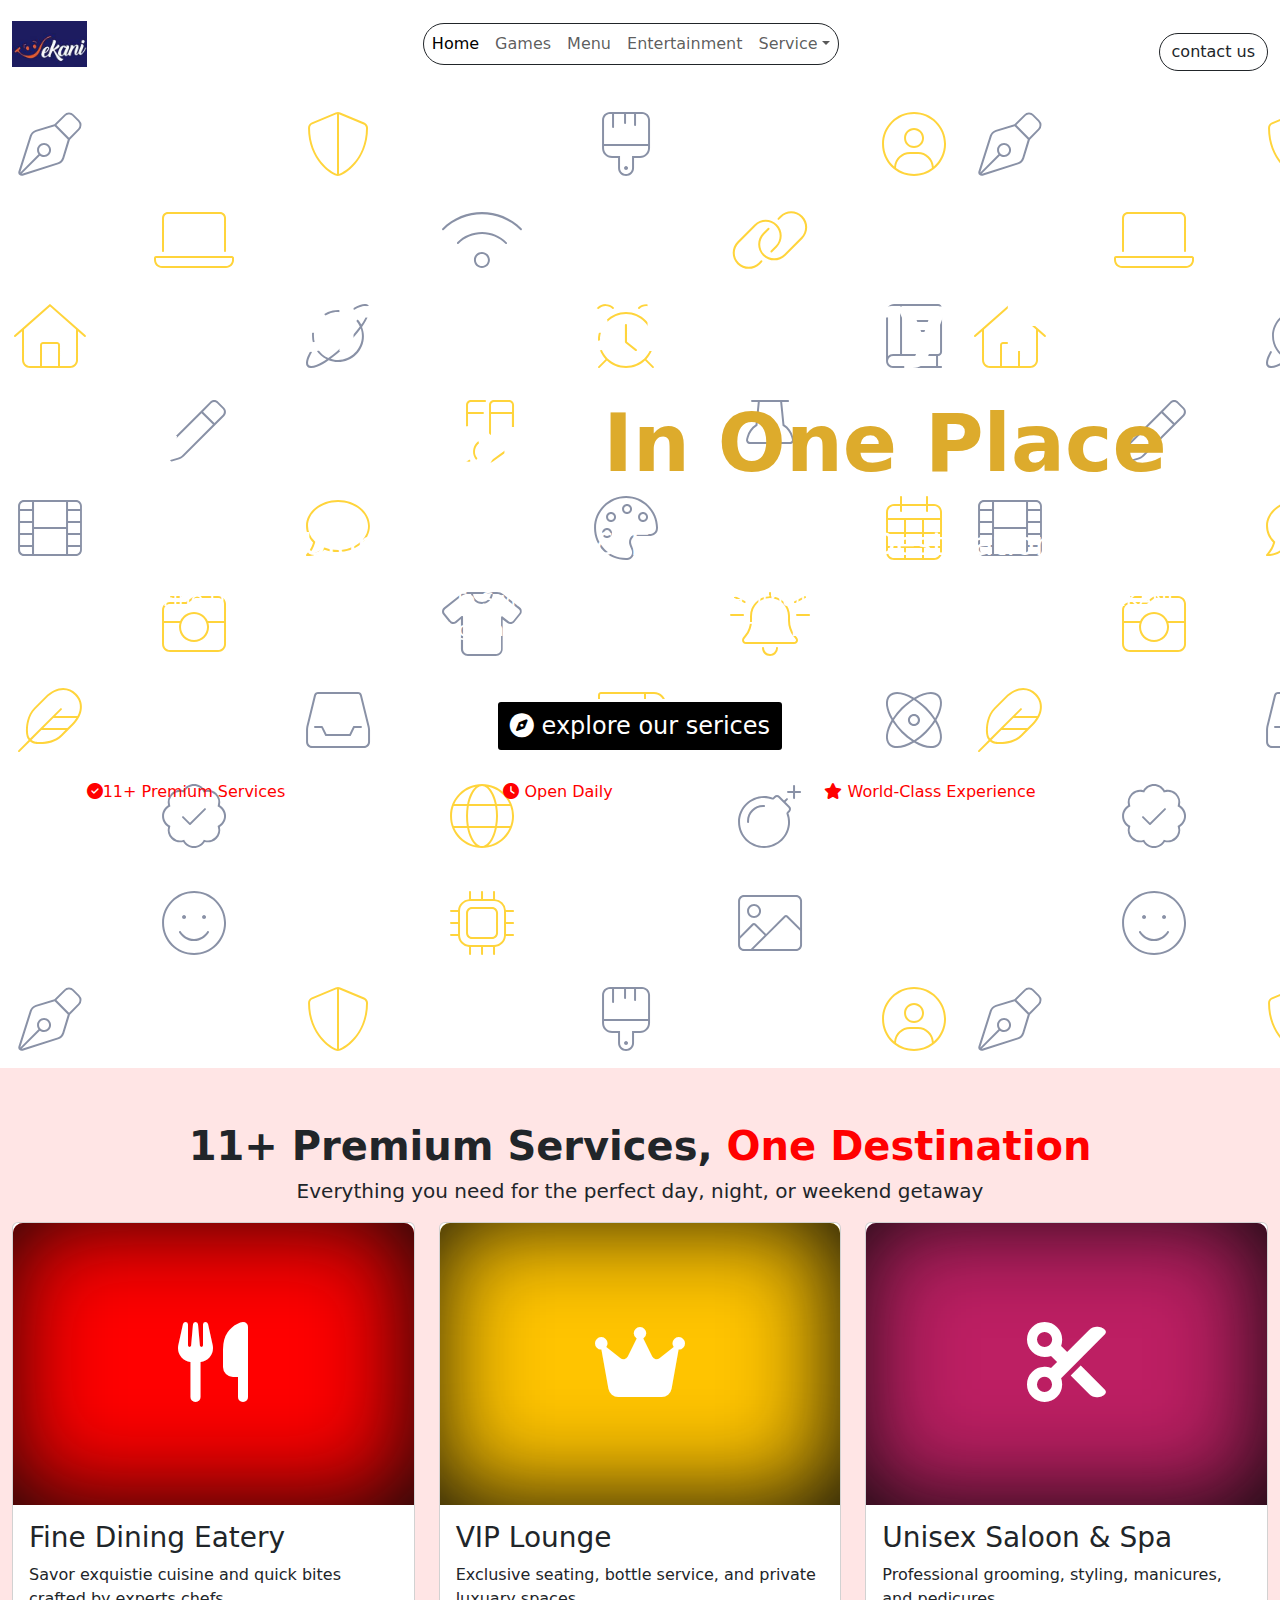
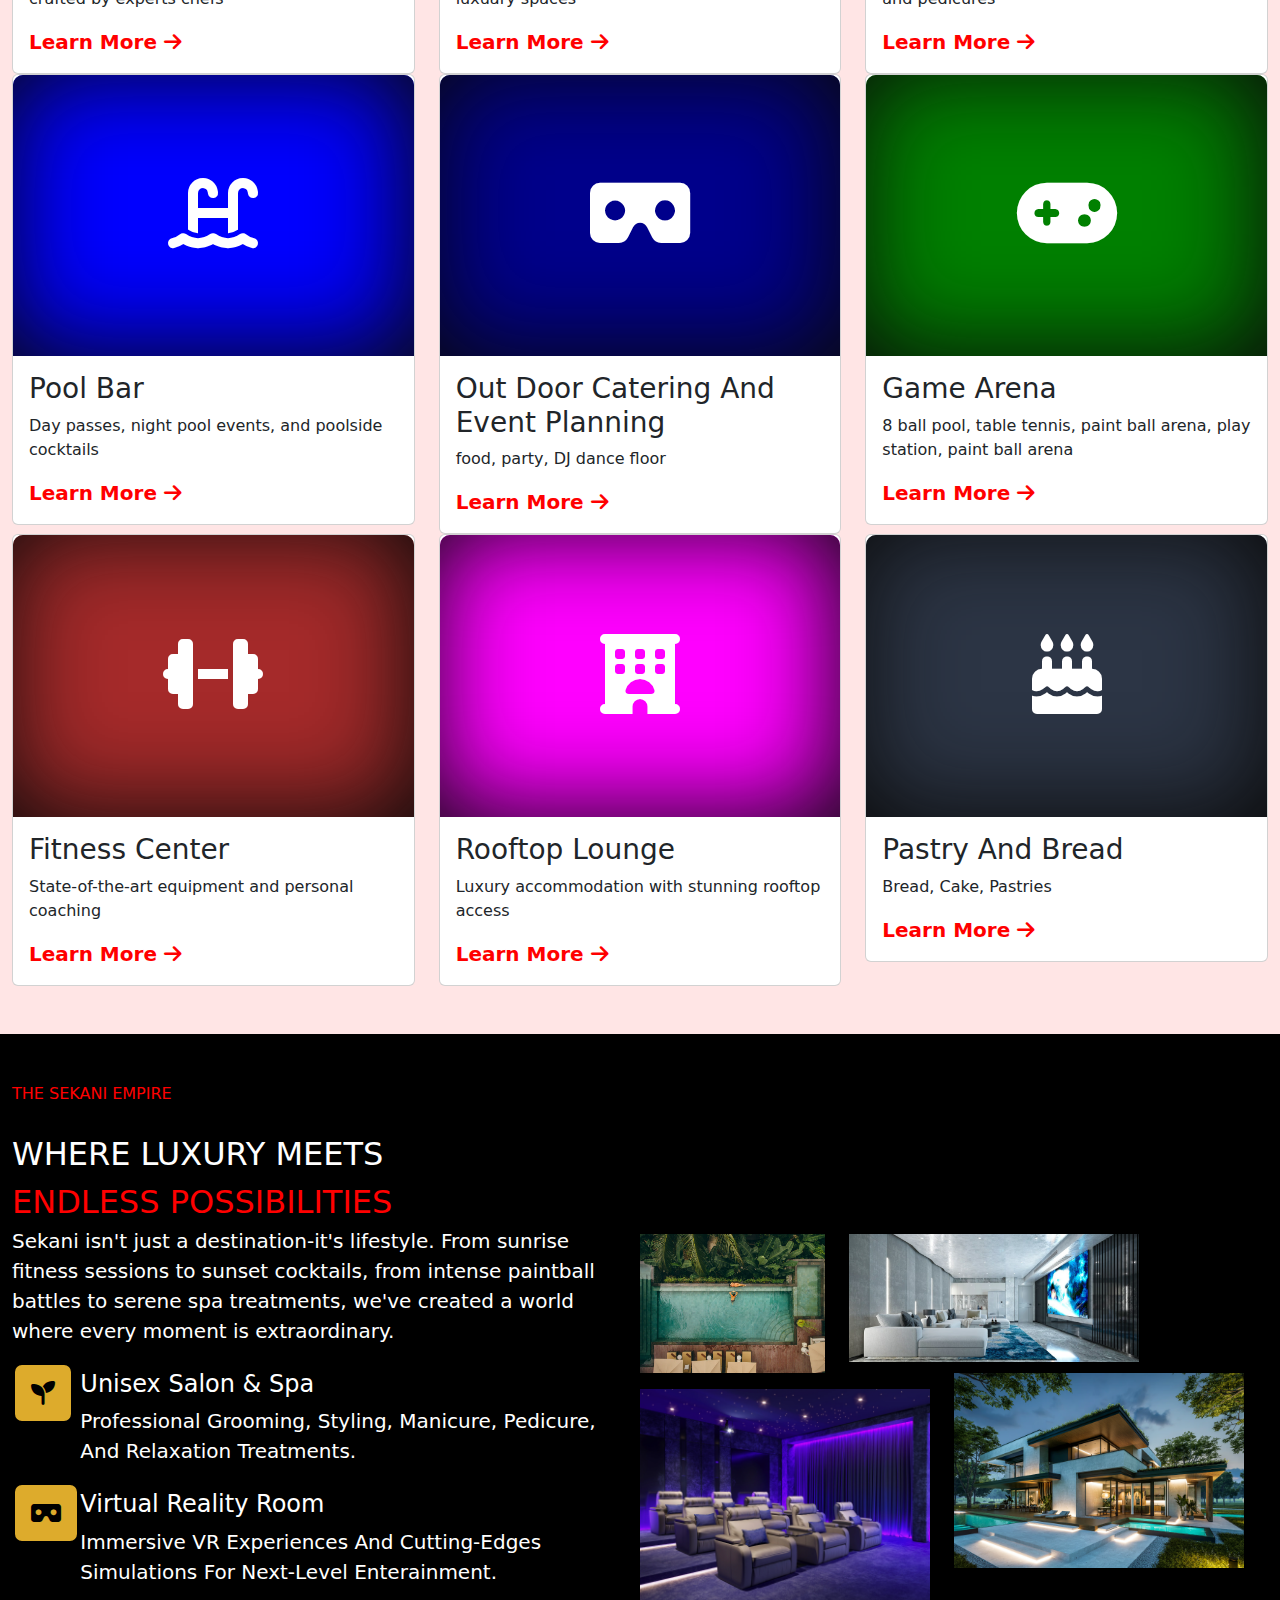
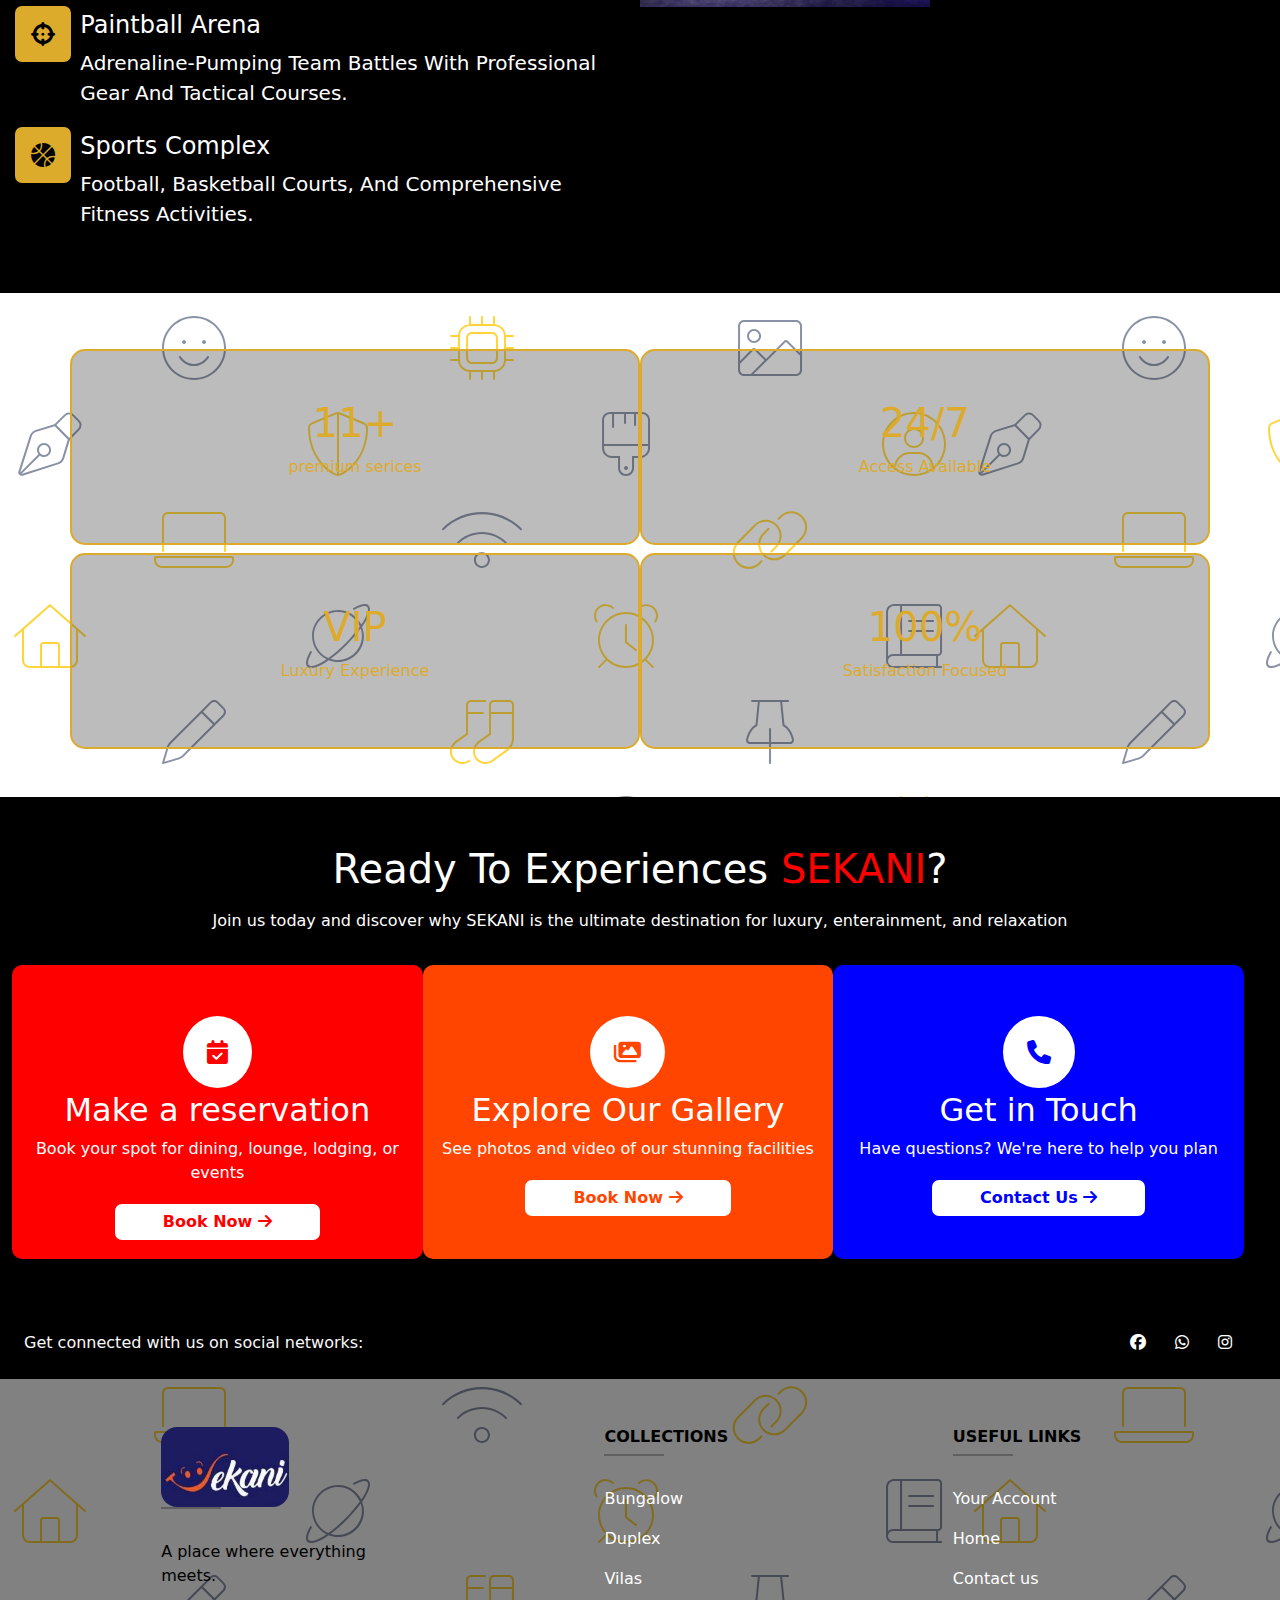
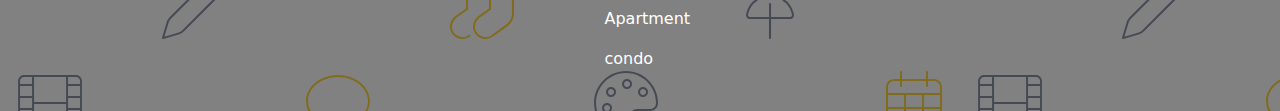
<file: index.html>
<!DOCTYPE html>
<html lang="en">

<head>
    <meta charset="UTF-8">
    <meta name="viewport" content="width=device-width, initial-scale=1.0">
    <meta name="description" content="Experience luxury, fun & comfort at SEKANI. Premium VIP lounge, swimming pool, fine dining, fitness center, and entertainment all in one destination." />
    <meta name="keywords" content="SEKANI, luxury lounge, VIP experience, swimming pool, fine dining, gym, entertainment center, nightlife, entertainment hub" />
    <meta name="author" content="SEKANI" />
    <title>Sekani</title>
    <link rel="stylesheet" href="assets/css/bootstrap.min.css">
    <link rel="stylesheet" href="assets/css/style.css">
    <link rel="stylesheet" href="assets/fontawesome/css/all.css">
    <link rel="icon" href="assets/images/photo_2025-11-29_19-13-15.jpg">
    <style>
        body {
            background-image: url(assets/images/hero-icon-bg.svg);
        }
    </style>
</head>

<body>
    <!-- navbar start -->
    <section>
        <div class="navbar navbar-expand-lg py-3 bg-white">
            <div class="container-fluid">
                <a class="navbar-brand" href="index.html"><img src="assets/images/photo_2025-11-29_19-13-15.jpg"
                        width="75" alt="logo"></a>

                <button class="navbar-toggler d-lg-none" type="button" data-bs-toggle="collapse"
                    data-bs-target="#collapsibleNavId" aria-controls="collapsibleNavId" aria-expanded="false"
                    aria-label="Toggle navigation">
                    <span class="navbar-toggler-icon"></span>
                </button>
                <div class="collapse navbar-collapse" id="collapsibleNavId">
                    <ul class="navbar-nav me-auto text-center mx-auto mt-lg-0" style="border: solid 1px; border-radius: 100vmax;
                ">
                        <ul class="navbar-nav mx-auto mt-2 mt-lg-0 d-flex flex-wrap text-center">
                            <li class="nav-item">
                                <a class="nav-link active" href="index.html" aria-current="page">Home
                                    <span class="visually-hidden">(current)</span></a>
                            </li>
                            <li class="nav-item">
                                <a class="nav-link nav-hover" href="#">Games</a>
                            </li>
                            <li class="nav-item">
                                <a class="nav-link nav-hover" href="eatry.html">Menu</a>
                            </li>
                            <li class="nav-item">
                                <a class="nav-link nav-hover" href="#">Entertainment</a>
                            </li>
                            <li class="nav-item dropdown">
                                <a class="nav-link dropdown-toggle" href="#" id="dropdownId" data-bs-toggle="dropdown"
                                    aria-haspopup="true" aria-expanded="false">Service</a>
                                <div class="dropdown-menu" aria-labelledby="dropdownId">
                                    <a class="dropdown-item text-center" href="#">Gym</a><hr>
                                    <a class="dropdown-item text-center" href="VIP_Lounge.html">VIP Loudge</a><hr>
                                    <a class="dropdown-item text-center" href="saloon.html">Saloon</a><hr>
                                    <a class="dropdown-item text-center" href="swimming-pool.html">Pool Bar</a><hr>
                                </div>
                            </li>
                        </ul>

                    </ul>
                    <div class="text-center text-sm-center">
                        <a href="contact.html">
                            <div button type="button" class="button btn btn mt-3"
                                style=" border: solid 1px; border-radius: 100vmax;">
                                contact us
                            </div>
                        </a>
                    </div>
                </div>

            </div>
            </nav>
        </div>
    </section>
    <!-- navbar end -->
     
    <!-- hero start -->
    <section>
        <div class="hero text-center text-capitalize text-white">
            <div class="container fw-bold ">
                Experience luxury, fun & comfort <span>in one place</span>
            </div>
            <div class="container fs-2 py-3">your ultimate lifestyle & Entertainment destination</div>
            <div class="container fs-5 pb-3">from fine dining and VIP lounges to swimming pools, gyms,paintball arenas,
                and luxury lodging-SEKANI brings it all together under one roof. live the life you deserve.</div>
            <a href="#our_services">
                <button class="btn btn-danger fs-4">
                    <i class="fa-solid fa-compass"></i>
                    explore our serices
                </button>
            </a>
            <div class="fs-6 row container hero_emoji" style="color: red;">
                <div class="col-6 col-lg-4">
                    <i class="fs-6 fa-solid fa-circle-check"></i>11+ Premium services
                </div>
                <div class="col-6 col-lg-4">
                    <i class="fa-solid fa-clock"></i> Open Daily
                </div>
                <div class="col-6 col-lg-4">
                    <i class="fa-solid fa-star"></i> world-class Experience
                </div>
            </div>
        </div>
    </section>
    <!-- hero end -->

    <!-- services start -->
    <section id="our_services" class="container-fluid" style="background-color: #ffe5e5;">
        <div class="fs-1 pt-5 text-center text-capitalize fw-bold">
            11+ premium services, <span style="color: red;">one destination</span>
        </div>
        <p class="text-center fs-5">Everything you need for the perfect day, night, or weekend getaway</p>
        <div class="row pb-5">
            <div class="col-12 col-lg-4">
                <div class="card">
                    <div class="text-center serice_sticker" style="background-color: red;">
                        <i class="fa-solid fa-utensils pot"></i>
                    </div>
                    <!-- <img class="card-img-top" src="assets/images/hero.jpg" alt="Title" /> -->
                    <div class="card-body">
                        <h3 class="card-title">Fine Dining Eatery</h3>
                        <p class="card-text">Savor exquistie cuisine and quick bites crafted by experts chefs</p>
                        <a href="eatry.html" class="fs-5 fw-bold" style="text-decoration: none; color: red;">Learn More
                            <i class="fa-solid fa-arrow-right"></i></a>
                    </div>
                </div>
            </div>
            <div class="col-12 col-lg-4">
                <div class="card">
                    <div class="text-center serice_sticker" style="background-color: rgb(255, 196, 0);">
                        <i class="fa-solid fa-crown pot"></i>
                    </div>
                    <!-- <img class="card-img-top" src="assets/images/hero.jpg" alt="Title" /> -->
                    <div class="card-body">
                        <h3 class="card-title">VIP Lounge</h3>
                        <p class="card-text">Exclusive seating, bottle service, and private luxuary spaces</p>
                        <a href="VIP_Lounge.html" class="fs-5 fw-bold" style="text-decoration: none; color: red;">Learn More <i
                                class="fa-solid fa-arrow-right"></i></a>
                    </div>
                </div>
            </div>
            <div class="col-12 col-lg-4">
                <div class="card">
                    <div class="text-center serice_sticker" style="background-color: #bd1f63;">
                        <i class="fa-solid fa-scissors pot"></i>
                    </div>
                    <!-- <img class="card-img-top" src="assets/images/hero.jpg" alt="Title" /> -->
                    <div class="card-body">
                        <h3 class="card-title">Unisex Saloon & Spa</h3>
                        <p class="card-text">Professional grooming, styling, manicures, and pedicures</p>
                        <a href="saloon.html" class="fs-5 fw-bold" style="text-decoration: none; color: red;">Learn More <i
                                class="fa-solid fa-arrow-right"></i></a>
                    </div>
                </div>
            </div>
            <div class="col-12 col-lg-4">
                <div class="card">
                    <div class="text-center serice_sticker" style="background-color: blue;">
                        <i class="fa-solid fa-swimming-pool pot"></i>
                    </div>
                    <!-- <img class="card-img-top" src="assets/images/hero.jpg" alt="Title" /> -->
                    <div class="card-body">
                        <h3 class="card-title text-capitalize">pool bar</h3>
                        <p class="card-text">Day passes, night pool events, and poolside cocktails</p>
                        <a href="swimming-pool.html" class="fs-5 fw-bold" style="text-decoration: none; color: red;">Learn More <i
                                class="fa-solid fa-arrow-right"></i></a>
                    </div>
                </div>
            </div>
            <div class="col-12 col-lg-4">
                <div class="card">
                    <div class="text-center serice_sticker" style="background-color: darkblue;">
                        <i class="fa-solid fa-vr-cardboard pot"></i>
                    </div>
                    <!-- <img class="card-img-top" src="assets/images/hero.jpg" alt="Title" /> -->
                    <div class="card-body">
                        <h3 class="card-title text-capitalize">Out door catering and event planning</h3>
                        <p class="card-text">food, party, DJ dance floor</p>
                        <a href="#" class="fs-5 fw-bold" style="text-decoration: none; color: red;">Learn More <i
                                class="fa-solid fa-arrow-right"></i></a>
                    </div>
                </div>
            </div>
            <div class="col-12 col-lg-4">
                <div class="card">
                    <div class="text-center serice_sticker" style="background-color: green;">
                        <i class="fa-solid fa-gamepad pot"></i>
                    </div>
                    <!-- <img class="card-img-top" src="assets/images/hero.jpg" alt="Title" /> -->
                    <div class="card-body">
                        <h3 class="card-title text-capitalize">game arena</h3>
                        <p class="card-text">8 ball pool, table tennis, paint ball arena, play station, paint ball arena</p>
                        <a href="#" class="fs-5 fw-bold" style="text-decoration: none; color: red;">Learn More <i
                                class="fa-solid fa-arrow-right"></i></a>
                    </div>
                </div>
            </div>
            <div class="col-12 col-lg-4">
                <div class="card">
                    <div class="text-center serice_sticker" style="background-color: brown;">
                        <i class="fa-solid fa-dumbbell pot"></i>
                    </div>
                    <!-- <img class="card-img-top" src="assets/images/hero.jpg" alt="Title" /> -->
                    <div class="card-body">
                        <h3 class="card-title text-capitalize">fitness center</h3>
                        <p class="card-text">State-of-the-art equipment and personal coaching</p>
                        <a href="#" class="fs-5 fw-bold" style="text-decoration: none; color: red;">Learn More <i
                                class="fa-solid fa-arrow-right"></i></a>
                    </div>
                </div>
            </div>
            <div class="col-12 col-lg-4">
                <div class="card">
                    <div class="text-center serice_sticker" style="background-color: magenta;">
                        <i class="fa-solid fa-hotel pot"></i>
                    </div>
                    <!-- <img class="card-img-top" src="assets/images/hero.jpg" alt="Title" /> -->
                    <div class="card-body">
                        <h3 class="card-title text-capitalize">rooftop lounge</h3>
                        <p class="card-text">Luxury accommodation with stunning rooftop access</p>
                        <a href="#" class="fs-5 fw-bold" style="text-decoration: none; color: red;">Learn More <i
                                class="fa-solid fa-arrow-right"></i></a>
                    </div>
                </div>
            </div>
            <div class="col-12 col-lg-4">
                <div class="card">
                    <div class="text-center serice_sticker" style="background-color: #2c3545;">
                        <i class="fa-solid fa-cake-candles"></i>
                    </div>
                    <!-- <img class="card-img-top" src="assets/images/hero.jpg" alt="Title" /> -->
                    <div class="card-body">
                        <h3 class="card-title text-capitalize">pastry and bread</h3>
                        <p class="card-text">Bread, Cake, Pastries</p>
                        <a href="#" class="fs-5 fw-bold" style="text-decoration: none; color: red;">Learn More <i
                                class="fa-solid fa-arrow-right"></i></a>
                    </div>
                </div>
            </div>
            <!-- <div class="col-12 col-lg-4">
                <div class="card">
                    <div class="text-center serice_sticker" style="background-color: orangered;">
                        <i class="fa-solid fa-basketball pot"></i>
                    </div>
                    <img class="card-img-top" src="assets/images/hero.jpg" alt="Title" />
                    <div class="card-body">
                        <h3 class="card-title text-capitalize">sport complex</h3>
                        <p class="card-text">Football, basketball courts, vollyball courts</p>
                        <a href="#" class="fs-5 fw-bold" style="text-decoration: none; color: red;">Learn More <i
                                class="fa-solid fa-arrow-right"></i></a>
                    </div>
                </div>
            </div> -->
            <!-- <div class="col-12 col-lg-4">
                <div class="card">
                    <div class="text-center serice_sticker" style="background-color: #0d7f76;">
                        <i class="fa-solid fa-leaf pot"></i>
                    </div>
                    <img class="card-img-top" src="assets/images/hero.jpg" alt="Title" />
                    <div class="card-body">
                        <h3 class="card-title text-capitalize">event center</h3>
                        <p class="card-text">Open-air relaxation with music and cocktails</p>
                        <a href="#" class="fs-5 fw-bold" style="text-decoration: none; color: red;">Learn More <i
                                class="fa-solid fa-arrow-right"></i></a>
                    </div>
                </div>
            </div> -->
        </div>
    </section>
    <!-- services end -->

    <!-- sekani empire start -->
    <section style="background-color: black;">
        <div class="container-fluid row py-5">
            <div class="col-12 col-lg-6">
                <div style="text-transform: uppercase; color: red;">
                    the sekani empire
                </div> <br>
                <div class="" style="text-transform: uppercase; color: white; font-size: 2rem;">
                    where luxury meets <br>
                    <span style="color: red;">
                        endless possibilities
                    </span>
                </div>
                <p style="color: white;" class="fs-5">
                    Sekani isn't just a destination-it's lifestyle. From sunrise fitness sessions to sunset cocktails,
                    from intense paintball battles to serene spa treatments, we've created a world where every moment is
                    extraordinary.
                </p>
                <div class="row">
                    <div class="col-2 col-lg-1"><i class="fa-solid fa-seedling empire"></i></div>
                    <div class="col-10 col-lg-11 fs-5  text-capitalize">
                        <h4 style="color: white;" class="pt-2 ps-3">Unisex salon & spa</h4>
                        <p style="color: white;" class="ps-3">Professional grooming, styling, manicure, pedicure, and
                            relaxation treatments.</p>
                    </div>
                    <div class="col-2 col-lg-1"><i class="fa-solid fa-vr-cardboard empire"></i></div>
                    <div class="col-10 col-lg-11 fs-5 text-capitalize">
                        <h4 style="color: white;" class="pt-2 ps-3">virtual reality room</h4>
                        <p style="color: white;" class="ps-3">immersive VR experiences and cutting-edges simulations for
                            next-level enterainment.</p>
                    </div>
                    <div class="col-2 col-lg-1"><i class="fa-solid fa-crosshairs empire"></i></div>
                    <div class="col-10 fs-5 col-lg-11 text-capitalize">
                        <h4 style="color: white;" class="pt-2 ps-3">paintball arena</h4>
                        <p style="color: white;" class="ps-3">Adrenaline-pumping team battles with professional gear and
                            tactical courses.</p>
                    </div>
                    <div class="col-2 col-lg-1"><i class="fa-solid fa-basketball empire"></i></div>
                    <div class="col-10 col-lg-11 fs-5 text-capitalize">
                        <h4 style="color: white;" class="pt-2 ps-3">sports complex</h4>
                        <p style="color: white;" class="ps-3">Football, basketball courts, and comprehensive fitness
                            activities.</p>
                    </div>
                </div>
            </div>
            <div class="col-12 col-lg-6">
                <div class="row  text-center image">
                    <div class="col-4">
                        <img src="assets/images/public.avif" style="width: 100%;" alt="">
                    </div>
                    <div class="col-6">
                        <img src="assets/images/public (1).avif" style="width: 100%;" alt="">
                    </div>
                    <div class="col-6 pt-3">
                        <img src="assets/images/publicContain.webp" style="width: 100%;" alt="">
                    </div>
                    <div class="col-6">
                        <img src="assets/images/public (2).avif" style="width: 100%;" alt="">
                    </div>
                </div>

            </div>
        </div>
    </section>
    <!-- sekani empire END-->

    <!-- 24/7 start -->
    <section class="container">
        <div class="row text-center py-5 open">
            <div class="col-6 p-5 g-2">
                <p class="h1">11+</p>
                <p>premium serices</p>
            </div>
            <div class="col-6 p-5 g-2">
                <P class="h1">24/7</P>
                <P>Access Available</P>
            </div>
            <div class="col-6 p-5 g-2">
                <p class="h1">VIP</p>
                <p>Luxury Experience</p>
            </div>
            <div class="col-6 p-5 g-2">
                <p class="h1">100%</p>
                <p>Satisfaction Focused</p>
            </div>
        </div>
    </section>
    <!-- 24/7 end -->

    <!-- experince start -->
    <section class="container-fluid py-5" style="background-color: black;">
        <div class="text-center" style="color: white;">
            <P class="h1 text-capitalize">
                ready to experiences <span style="color: red;">SEKANI</span>?
            <p>
            </P>
            Join us today and discover why SEKANI is the ultimate destination for luxury, enterainment, and relaxation
            </p>
        </div>
        <div class="container-fluid row pt-3">
            <div class="col-12 col-lg-4 text-center" style="background-color: red; border-radius: 10px;">
                <i class="fa-solid fa-calendar-check moji red mt-5"></i>
                <p class="h2 white">Make a reservation</p>
                <p class="white">Book your spot for dining, lounge, lodging, or events</p>
                <a href="#" class="">
                    <button class="btn fw-bold text-capitalize white px-5 mb-3"
                        style="border: solid; color: red; background-color: white; border-radius: 10px;">
                        book now <i class="fa-solid fa-arrow-right red"></i>
                    </button>
                </a>
            </div>
            <div class="col-12 col-lg-4 text-center" style="background-color: orangered; border-radius: 10px;">
                <i class="fa-solid fa-images moji orangered mt-5"></i>
                <p class="h2 white">Explore Our Gallery</p>
                <p class="white">See photos and video of our stunning facilities</p>
                <a href="#" class="">
                    <button class="btn fw-bold text-capitalize white px-5 mb-3"
                        style="border: solid; color: orangered; background-color: white; border-radius: 10px;">
                        book now <i class="fa-solid fa-arrow-right orangered"></i>
                    </button>
                </a>
            </div>
            <div class="col-12 col-lg-4 text-center" style="background-color: blue; border-radius: 10px;">
                <i class="fa-solid fa-phone moji blue mt-5"></i>
                <p class="h2 white">Get in Touch</p>
                <p class="white">Have questions? We're here to help you plan</p>
                <a href="#" class="">
                    <button class="btn fw-bold text-capitalize white px-5 mb-3"
                        style="border: solid; color: blue; background-color: white; border-radius: 10px;">
                        Contact Us <i class="fa-solid fa-arrow-right blue"></i>
                    </button>
                </a>
            </div>

        </div>
    </section>
    <!-- experince end -->

    <!-- Footer starts -->
    <section class="">
        <footer class=" text-lg-start text-body-light text-black" style="background-color: rgba(0, 0, 0, 0.493)">
            <!-- Section: Social media -->

            <section class="d-flex justify-content-between p-4" style="background-color: black">
                <!-- Left -->
                <div class="me-5 text-light">
                    <span>Get connected with us on social networks:</span>
                </div>
                <!-- Left -->

                <!-- Right -->
                <div>
                    <!-- <a href="https://m.facebook.com/?wtsid=rdr_0tO9OEiiul07JYYzH" style="text-decoration: none;"
                        class="text-white me-4">
                        <i class="fab fa-facebook-f"></i>
                    </a> -->
                    <a href="https://x.com/" class="text-white me-4" style="text-decoration: none;">
                        <i class="fab fa-facebook"></i>
                    </a>
                    <a href="google.com" class="text-white me-4" style="text-decoration: none;">
                        <i class="fab fa-whatsapp"></i>
                    </a>
                    <a href="https://www.instagram.com/leslieamadii/" blank class="text-white me-4"
                        style="text-decoration: none;">
                        <i class="fab fa-instagram"></i>
                    </a>
                    <!-- <a href="linkedin.com" class="text-white me-4" style="text-decoration: none;">
                        <i class="fab fa-linkedin"></i>
                    </a> -->
                </div>
            </section>
            <!-- Right -->

            <!-- Section: Social media -->
             
            <!-- Section: Links  -->
            <section class="">
                <div class="container text-center text-md-start mt-5">
                    <!-- Grid row -->
                    <div class="row mt-3">
                        <!-- Grid column -->
                        <div class="col-md-3 col-lg-4 col-xl-3 mx-auto mb-4">
                            <!-- Content -->
                             <img src="assets/images/photo_2025-11-29_19-13-15.jpg" style="width: 8rem;border-radius: 1rem;"> <br>
                            <!-- <h1 class="text-uppercase fw-bold"> <span style="color: blue;">se</span><span
                                    style="color: red;">ka</span><span style="color: blue;">ni</span></h1> -->
                            <hr class="mb-4 mt-0 d-inline-block mx-auto"
                                style="width: 60px; background-color: black; height: 2px" />
                            <p>
                                A place where everything meets.
                            </p>
                        </div>
                        <!-- Grid column -->

                        <!-- Grid column -->
                        <div class="col-md-2 col-lg-2 col-xl-2 mx-auto mb-4">
                            <!-- Links -->
                            <h6 class="text-uppercase fw-bold">collections</h6>
                            <hr class="mb-4 mt-0 d-inline-block mx-auto"
                                style="width: 60px; background-color: black; height: 2px" />
                            <p>
                                <a href="#" class="text-white text-decoration-none">Bungalow</a>
                            </p>
                            <p>
                                <a href="#" class="text-white text-decoration-none">Duplex</a>
                            </p>
                            <p>
                                <a href="#" class="text-white text-decoration-none">Vilas</a>
                            </p>
                            <p>
                                <a href="#" class="text-white text-decoration-none">Apartment</a>
                            </p>
                            <p>
                                <a href="#" class="text-white text-decoration-none">condo</a>
                            </p>
                        </div>
                        <!-- Grid column -->

                        <!-- Grid column -->
                        <div class="col-md-3 col-lg-2 col-xl-2 mx-auto mb-4">
                            <!-- Links -->
                            <h6 class="text-uppercase fw-bold">Useful links</h6>
                            <hr class="mb-4 mt-0 d-inline-block mx-auto"
                                style="width: 60px; background-color: black; height: 2px" />
                            <p>
                                <a href="#" class="text-white text-decoration-none">Your Account</a>
                            </p>
                            <p>
                                <a href="index.html" class="text-white text-decoration-none">Home</a>
                            </p>
                            <p>
                                <a href="contact.html" class="text-white text-decoration-none">Contact us</a>
                            </p>
                        </div>
                    </div>
                </div>
            </section>
        </footer>
    </section>
    <!-- footer ends -->

    <script src="assets/js/bootstrap.bundle.min.js"></script>
</body>

</html>
</file>
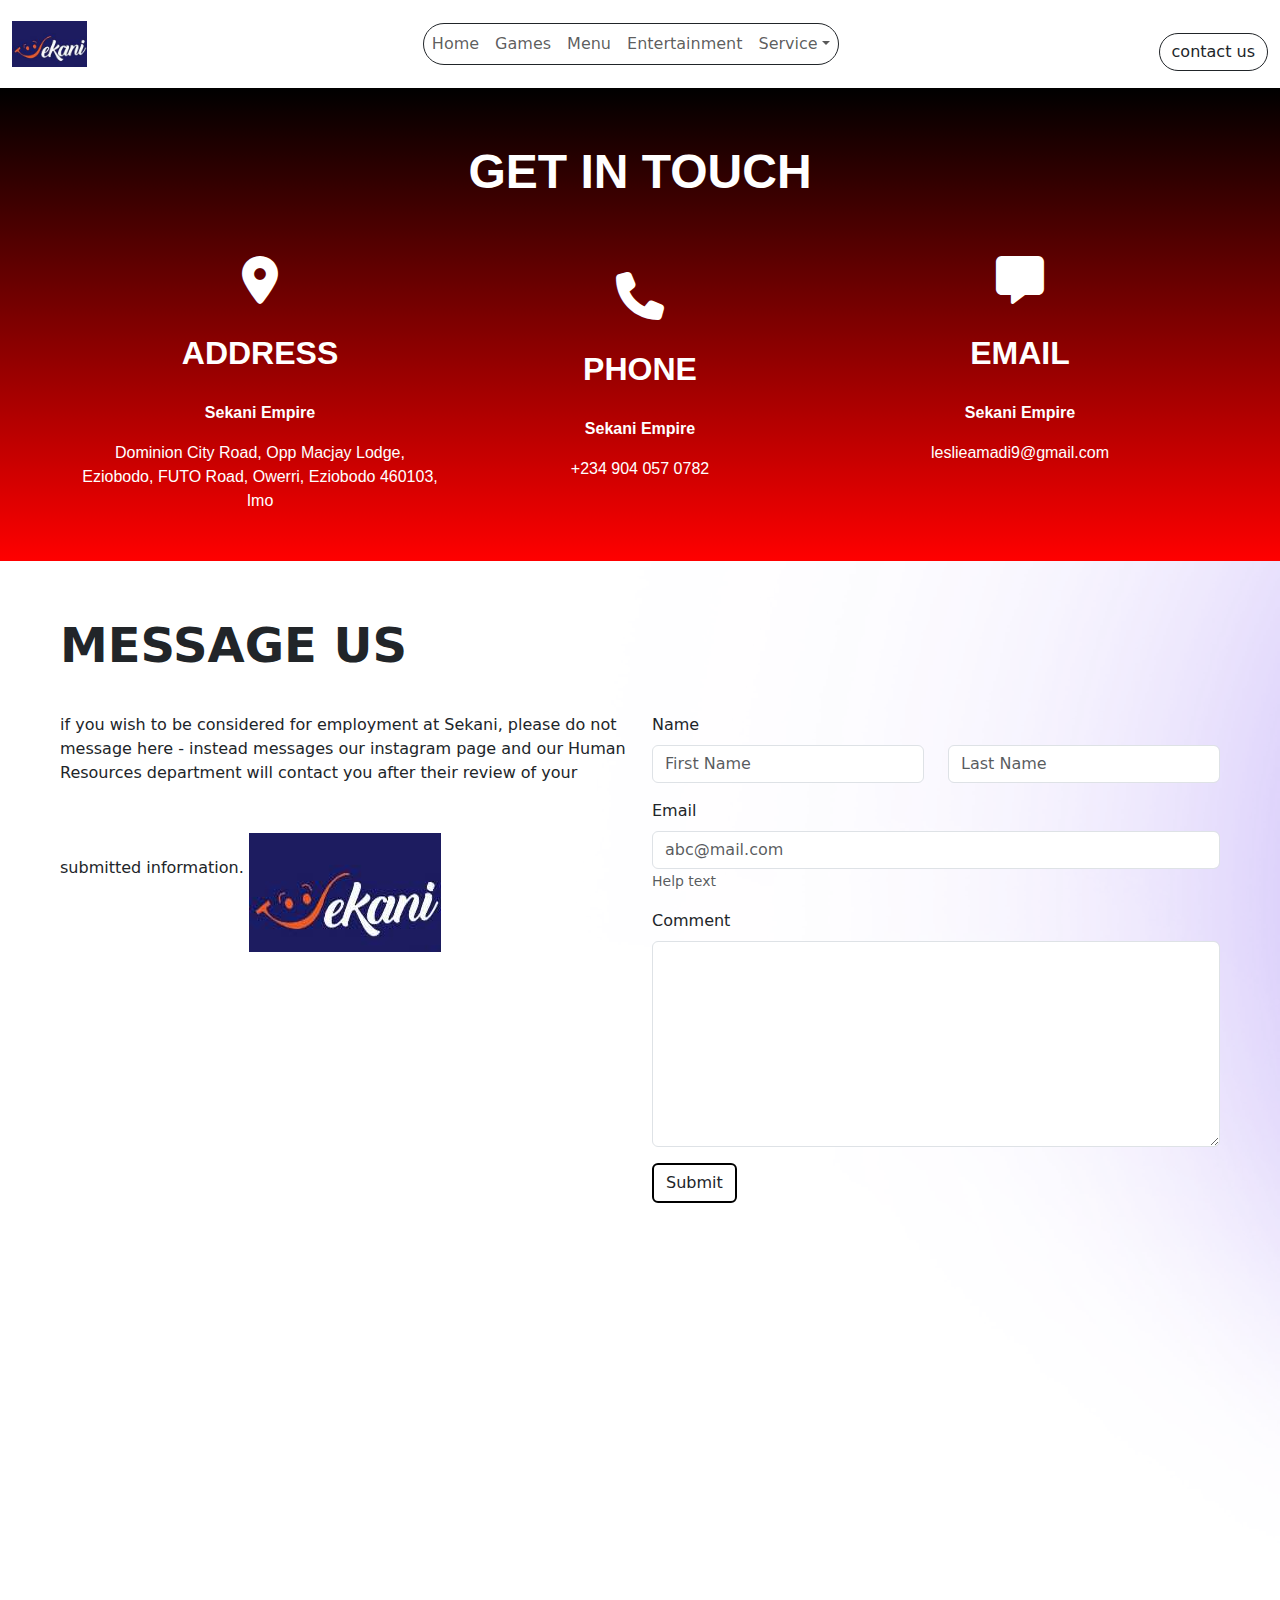
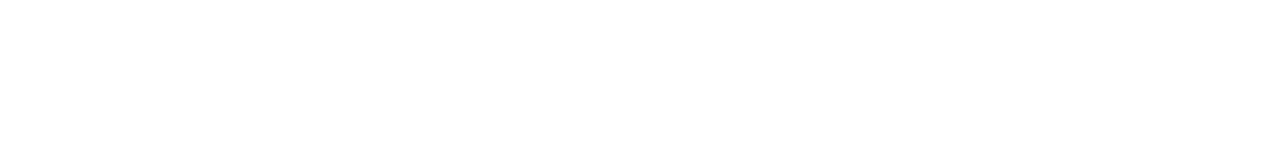
<file: contact.html>
<!DOCTYPE html>
<html lang="en">

<head>
    <meta charset="UTF-8">
    <meta name="viewport" content="width=device-width, initial-scale=1.0">
    <title>Sekani</title>
    <link rel="stylesheet" href="assets/css/bootstrap.min.css">
    <link rel="stylesheet" href="assets/css/style.css">
    <link rel="stylesheet" href="assets/fontawesome/css/all.css">
    <link rel="icon" href="assets/images/photo_2025-11-29_19-13-15.jpg">
    <style>
        body {
            background-image: url(assets/images/Light-1A.png);
            background-size: cover;
            height: 100%;
        }
    </style>
</head>

<body>
    <!-- navbar start -->
     <section>
        <div class="navbar navbar-expand-lg py-3 bg-white">
            <div class="container-fluid">
                <a class="navbar-brand" href="index.html"><img src="assets/images/photo_2025-11-29_19-13-15.jpg"
                        width="75" alt="logo"></a>

                <button class="navbar-toggler d-lg-none" type="button" data-bs-toggle="collapse"
                    data-bs-target="#collapsibleNavId" aria-controls="collapsibleNavId" aria-expanded="false"
                    aria-label="Toggle navigation">
                    <span class="navbar-toggler-icon"></span>
                </button>
                <div class="collapse navbar-collapse" id="collapsibleNavId">
                    <ul class="navbar-nav me-auto text-center mx-auto mt-lg-0" style="border: solid 1px; border-radius: 100vmax;
                ">
                        <ul class="navbar-nav mx-auto mt-2 mt-lg-0 d-flex flex-wrap text-center">
                            <li class="nav-item">
                                <a class="nav-link" href="index.html" aria-current="page">Home
                                    <span class="visually-hidden">(current)</span></a>
                            </li>
                            <li class="nav-item">
                                <a class="nav-link nav-hover" href="#">Games</a>
                            </li>
                            <li class="nav-item">
                                <a class="nav-link nav-hover" href="eatry.html">Menu</a>
                            </li>
                            <li class="nav-item">
                                <a class="nav-link nav-hover" href="#">Entertainment</a>
                            </li>
                            <li class="nav-item dropdown">
                                <a class="nav-link dropdown-toggle" href="#" id="dropdownId" data-bs-toggle="dropdown"
                                    aria-haspopup="true" aria-expanded="false">Service</a>
                                <div class="dropdown-menu" aria-labelledby="dropdownId" style="background-color: transparent;">
                                    <a class="dropdown-item text-center" href="#">Gym</a><hr>
                                    <a class="dropdown-item text-center" href="VIP_Lounge.html">VIP Loudge</a><hr>
                                    <a class="dropdown-item text-center" href="saloon.html">Saloon</a><hr>
                                    <a class="dropdown-item text-center" href="swimming-pool.html">Pool Bar</a><hr>
                                    <a class="dropdown-item text-center" href="planning.html">Catering and event planning</a><hr>
                                </div>
                            </li>
                        </ul>

                    </ul>
                    <div class="text-center text-sm-center">
                        <a href="contact.html">
                            <div button type="button" class="button btn btn mt-3"
                                style=" border: solid 1px; border-radius: 100vmax;">
                                contact us
                            </div>
                        </a>
                    </div>
                </div>

            </div>
            </nav>
        </div>
    </section>
    <!-- navbar end -->

    <!-- contact us start -->
     <section style="background-image: linear-gradient(black, red); color: white;">
         <div class="container">
             <div class="text-center">
                 <div class="container text-center py-5 fw-semibold" style="font-size: 3rem; font-family: sans-serif;">
                     GET IN TOUCH
                 </div>
                 <div class="row text-capitalize fw-semubold " style="font-size: 1rem; font-family: sans-serif">
                     <div class="col-12 col-lg-4  pb-5">
                         <i class="fa-solid fa-location-dot" style="font-size: 3rem;"></i> <br><br>
                         <div class="fw-bold" style="font-size: 2rem;">
                             ADDRESS
                         </div><br>
                         <p class="fw-bold">Sekani Empire</p>
                         <a class="touch" target="_blank" style="color: white;" href="https://www.google.com/maps/place/Sekani+Mall/@5.3751462,6.998362,774m/data=!3m2!1e3!4b1!4m6!3m5!1s0x10425df2c645a82d:0x284a1999ec8e450!8m2!3d5.3751462!4d7.0009369!16s%2Fg%2F11k56qdtyh!5m1!1e1?entry=ttu&g_ep=EgoyMDI1MTIwMi4wIKXMDSoASAFQAw%3D%3D">
                             Dominion City Road, Opp Macjay Lodge, Eziobodo, FUTO Road, Owerri, Eziobodo 460103, Imo
                         </a>
                     </div>
     
                     <div class="col-12 col-lg-4">
                         <i class="fa-solid fa-phone pt-lg-3" style="font-size: 3rem;"></i> <br><br>
                         <div class="fw-bold" style="font-size: 2rem;">
                             PHONE
                         </div><br>
                         <p class="fw-bold">
                             Sekani Empire
                         </p>
                         <p>
                            <a href="tel:09040570782" class="touch" style="color: white;">+234 904 057 0782</a>
                             
                         </p>
                     </div>
     
                     <div class="col-12 col-lg-4">
                         <i class="fa-solid fa-message" style="font-size: 3rem;"></i> <br><br>
                         <div class="fw-bold" style="font-size: 2rem;">
                             EMAIL
                         </div> <br>
                         <p class="fw-bold">
                             Sekani Empire
                         </p>
                         <p class="text-lowercase">
                             leslieamadi9@gmail.com
                         </p>
                     </div>
                 </div>
             </div>
         </div>
     </section>
    <!-- contact us start -->

    <!-- message us start -->
    <section class="container-fluid">
        <p class="text-uppercase fw-bold px-5 pt-5 pb-3" style="font-size: 3rem;">
            message us
        </p>
        <div class="row px-5">
            <div class="col-12 col-lg-6">
                if you wish to be considered for employment at Sekani, please do not message here - instead messages
                our instagram page and our Human Resources department will contact you after their review of your
                submitted information.
                <img src="assets/images/photo_2025-11-29_19-13-15.jpg" class="pt-5 " alt="">
                <!-- <div class="container pt-5 fw-semibold" style="font-size: 5rem; font-family: sans-serif;">
                    <span style="color: blue;">se</span><span style="color: red;">ka</span><span style="color: blue;">ni</span>
                </div> -->
            </div>

            <div class="col-12 col-lg-6 ">
                <form action="">
                    <div class="mb-3">
                        <label for="" class="form-label">Name</label>
                        <div class="row">
                            <div class="col-6">
                                <input type="text" class="form-control" name="" id="" placeholder="First Name" />
                            </div>
                            <div class="col-6">
                                <input type="text" class="form-control" name="" id="" placeholder="Last Name" />
                            </div>
                        </div>
                    </div>
                    <div class="mb-3">
                        <label for="" class="form-label">Email</label>
                        <input type="email" class="form-control" name="" id="" aria-describedby="emailHelpId"
                            placeholder="abc@mail.com" />
                        <small id="emailHelpId" class="form-text text-muted">Help text</small>
                    </div>
                    <div class="mb-3">
                        <label for="" class="form-label">Comment</label>
                        <textarea class="form-control" name="" id="" rows="8"></textarea>
                    </div>
                    <button type="submit" class="btn button" style="border: black solid 2px;">
                        Submit
                    </button>

                </form>

            </div>
        </div>
    </section>
    <!-- message us end -->

    <!-- map start -->
     <section class="pt-5">
        <div class="text-center pt-5">
            <iframe src="https://www.google.com/maps/embed?pb=!1m18!1m12!1m3!1d3372.2950004415097!2d6.998361974157239!3d5.3751461946037535!2m3!1f0!2f0!3f0!3m2!1i1024!2i768!4f13.1!3m3!1m2!1s0x10425df2c645a82d%3A0x284a1999ec8e450!2sSekani%20Mall!5e1!3m2!1sen!2sng!4v1765039766028!5m2!1sen!2sng" width="100%" height="450" style="border:0;" allowfullscreen="" loading="lazy" referrerpolicy="no-referrer-when-downgrade"></iframe>
        </div>
     </section>
    <!-- map end -->



    <script src="assets/js/bootstrap.bundle.min.js"></script>
</body>

</html>
</file>
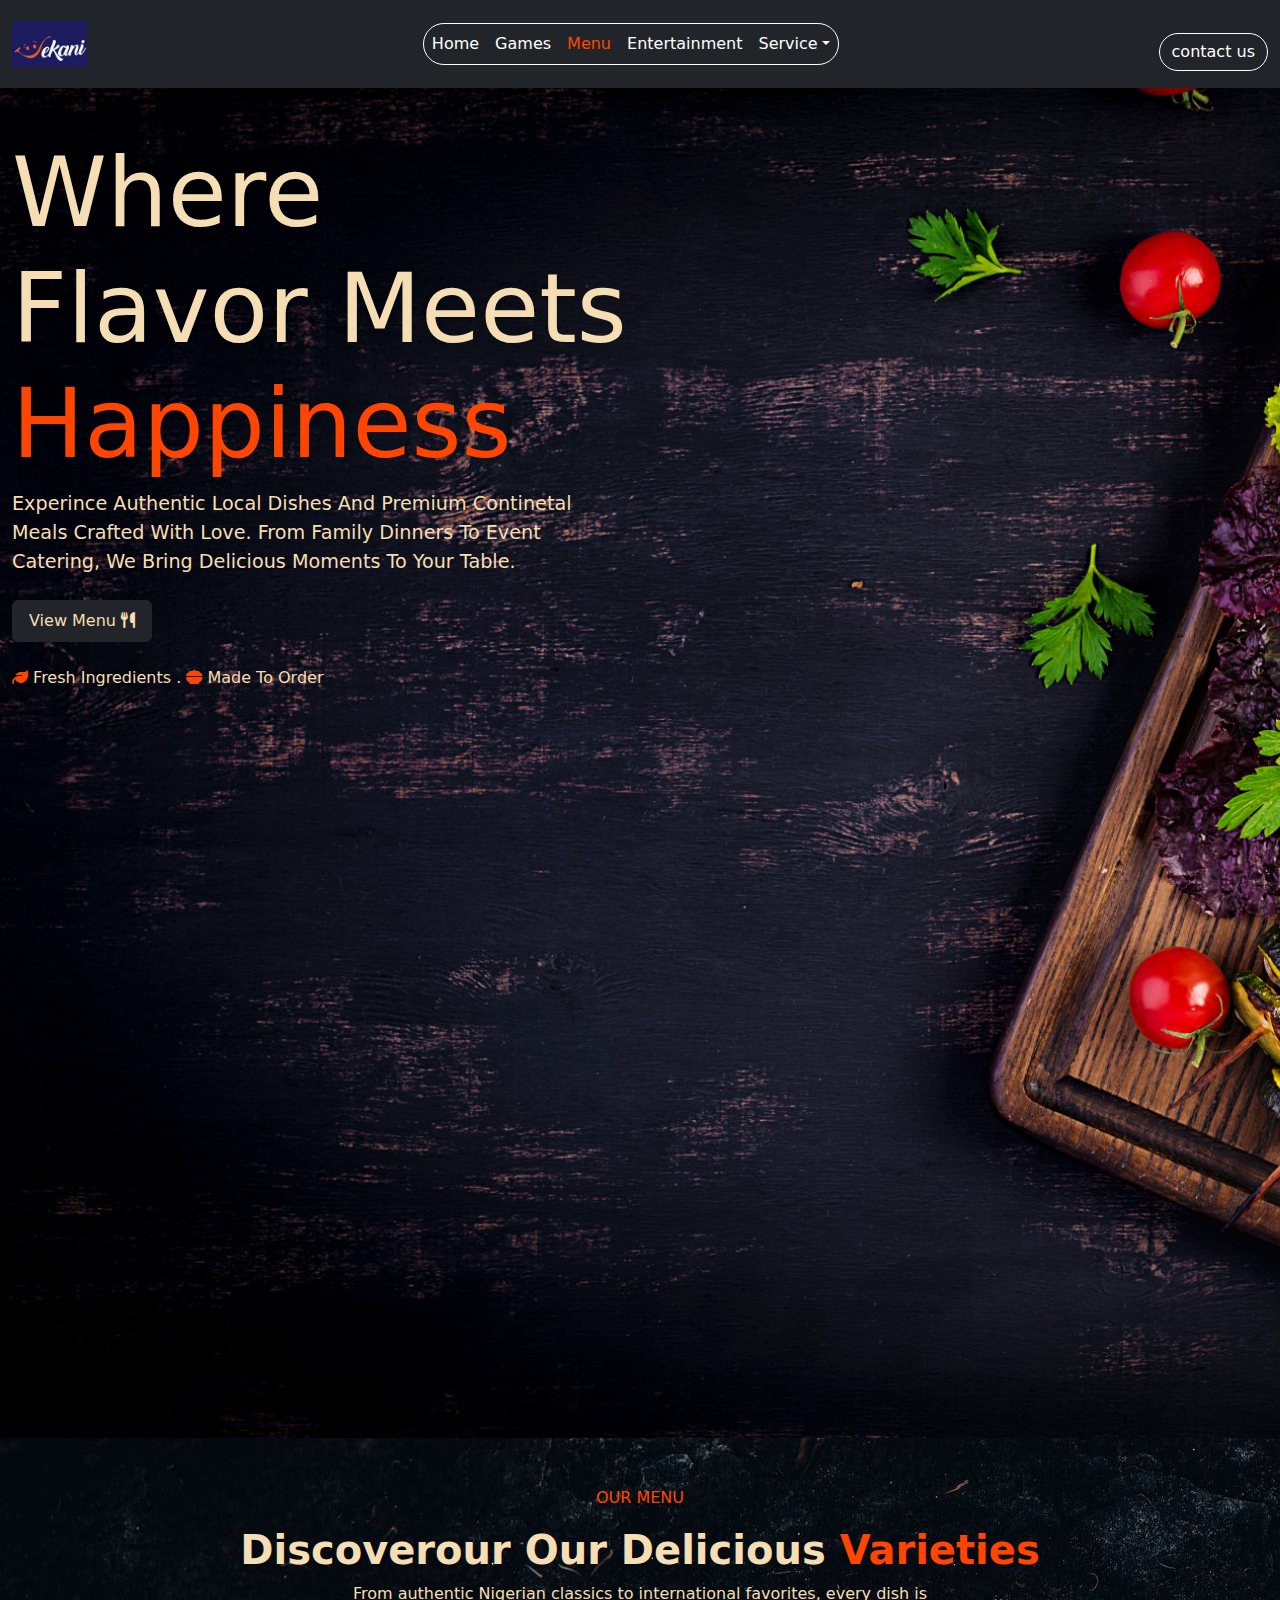
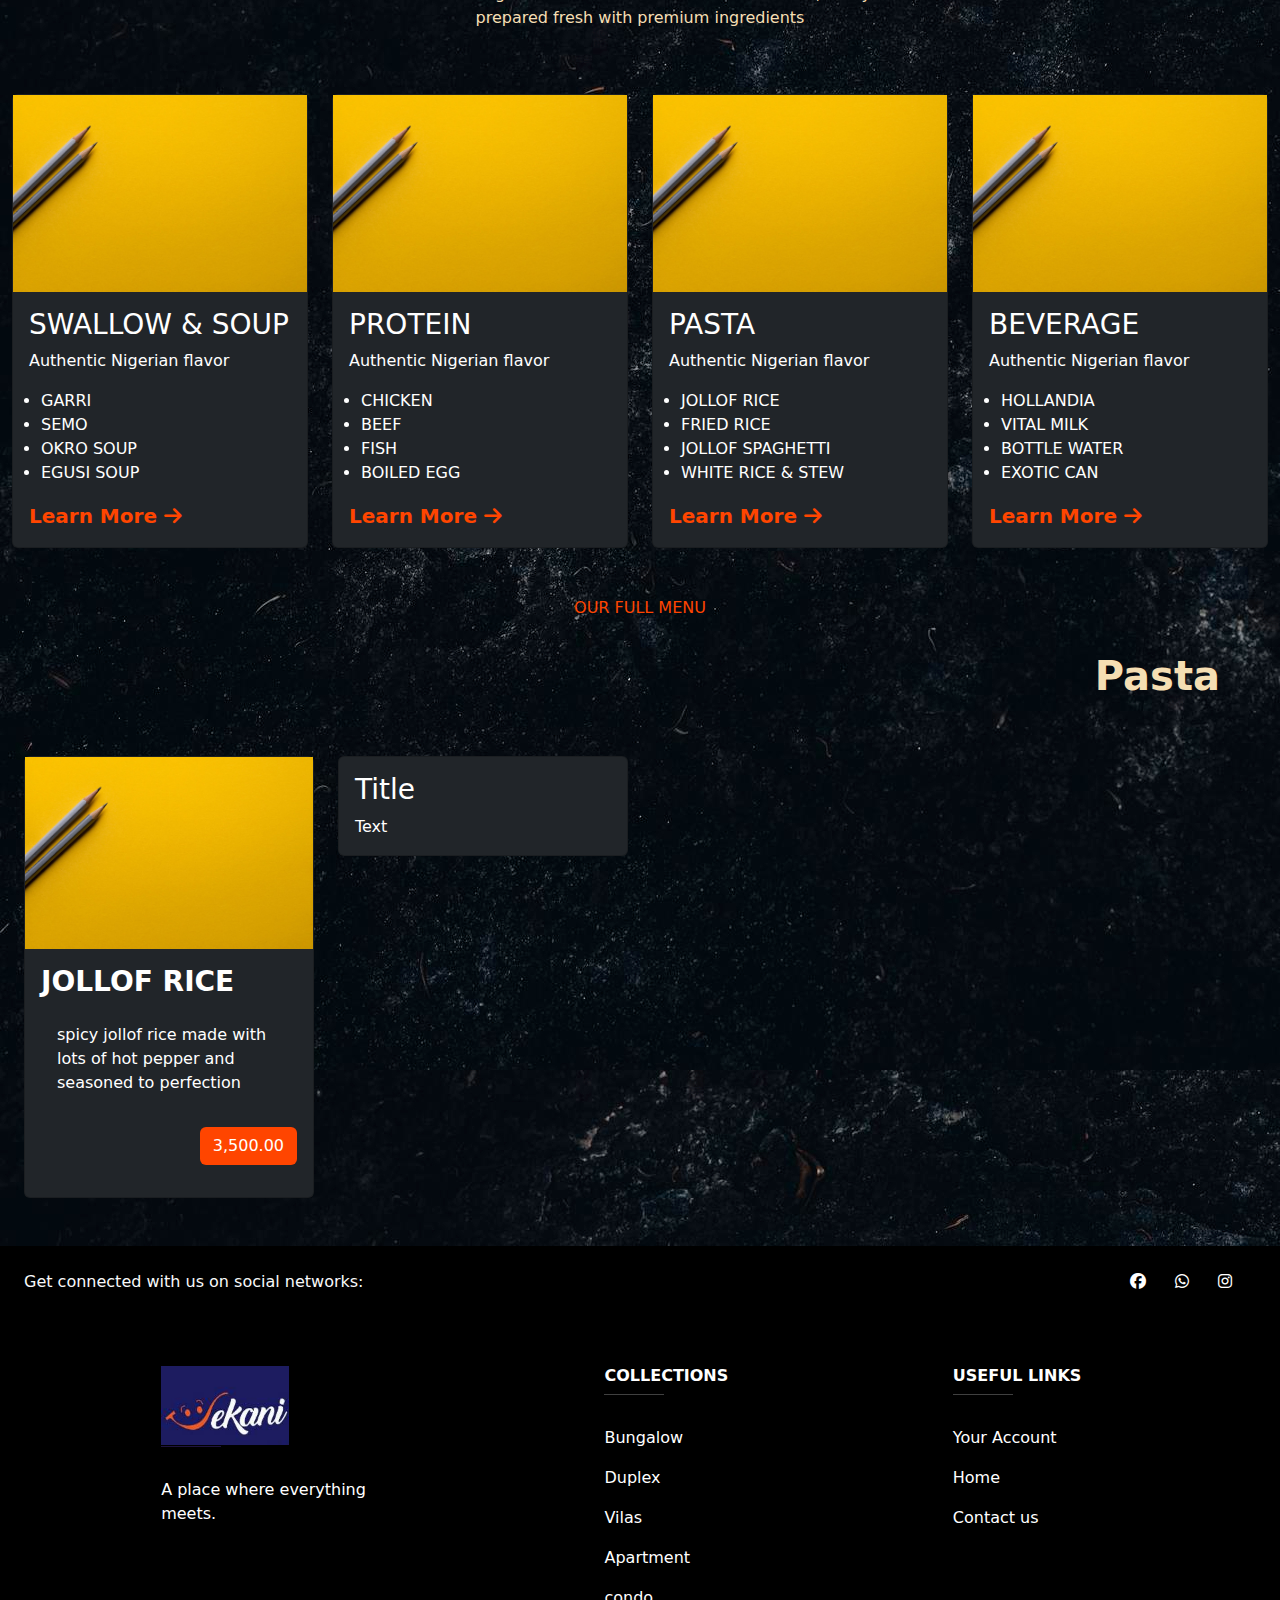
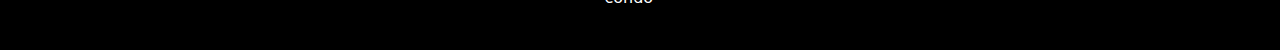
<file: eatry.html>
<!DOCTYPE html>
<html lang="en">

<head>
    <meta charset="UTF-8">
    <meta name="viewport" content="width=device-width, initial-scale=1.0">
    <title>Sekani menu</title>
    <link rel="stylesheet" href="assets/css/bootstrap.min.css">
    <link rel="stylesheet" href="assets/css/style.css">
    <link rel="stylesheet" href="assets/fontawesome/css/all.css">
    <link rel="icon" href="assets/images/photo_2025-11-29_19-13-15.jpg">
    <style>
        body {
            background-image: url(assets/images/15796.jpg);
        }
    </style>
</head>

<body>
    <!-- navbar start -->
    <section>
        <div class="navbar navbar-expand-lg py-3 bg-dark text-white">
            <div class="container-fluid">
                <a class="navbar-brand" href="index.html"><img src="assets/images/photo_2025-11-29_19-13-15.jpg"
                        width="75" alt="logo"></a>

                <button class="navbar-toggler d-lg-none background_orange" type="button" data-bs-toggle="collapse"
                    data-bs-target="#collapsibleNavId" aria-controls="collapsibleNavId" aria-expanded="false"
                    aria-label="Toggle navigation">
                    <span class="navbar-toggler-icon"></span>
                </button>
                <div class="collapse navbar-collapse" id="collapsibleNavId">
                    <ul class="navbar-nav me-auto text-center mx-auto mt-lg-0" style="border: solid 1px; border-radius: 100vmax;
                ">
                        <ul class="navbar-nav mx-auto mt-2 mt-lg-0 d-flex flex-wrap text-center">
                            <li class="nav-item">
                                <a class="white nav-link" href="index.html" aria-current="page">Home
                                    <span class="visually-hidden">(current)</span></a>
                            </li>
                            <li class="nav-item">
                                <a class="white nav-link nav-hover" href="#">Games</a>
                            </li>
                            <li class="nav-item">
                                <a class="white activee nav-link nav-hover" href="eatry.html">Menu</a>
                            </li>
                            <li class="nav-item">
                                <a class="white nav-link nav-hover" href="#">Entertainment</a>
                            </li>
                            <li class="nav-item dropdown">
                                <a class="white nav-link dropdown-toggle" href="#" id="dropdownId" data-bs-toggle="dropdown"
                                    aria-haspopup="true" aria-expanded="false">Service</a>
                                <div class="dropdown-menu" aria-labelledby="dropdownId" style="background-color: #212529;">
                                    <a class="dropdown-item text-center wheat" href="#">Gym</a><hr class="wheat">
                                    <a class="dropdown-item text-center wheat" href="VIP_Lounge.html">VIP Loudge</a><hr class="wheat">
                                    <a class="dropdown-item text-center wheat" href="saloon.html">Saloon</a><hr class="wheat">
                                    <a class="dropdown-item text-center wheat" href="swimming-pool.html">Pool Bar</a><hr class="wheat">
                                    <a class="dropdown-item text-center wheat" href="planning.html">Catering and event planning</a><hr class="wheat">
                                </div>
                            </li>
                        </ul>

                    </ul>
                    <div class="text-center text-sm-center">
                        <a href="contact.html">
                            <div button type="button" class="button_eatry btn btn mt-3 white"
                                style=" border: solid 1px; border-radius: 100vmax;">
                                contact us
                            </div>
                        </a>
                    </div>
                </div>

            </div>
            </nav>
        </div>
    </section>
    <!-- navbar end -->

    <!-- hero start -->
    <section class="eatry_hero">
        <div class="container-fluid">
            <div class="row pt-5">
                <div class="col-12 col-lg-6 text-capitalize">
                    <div class="h1 food_hero">
                        where flavor meets <span style="color: orangered;">happiness</span>
                    </div>
                    <div class="food_text" style="color: wheat;">
                        Experince authentic local dishes and premium continetal meals crafted with love. From family
                        dinners to event catering, we bring delicious moments to your table.
                    </div><br>
                    <a href="#menu">
                        <div class="btn btn-dark button px-3 py-2" style="color: wheat;">
                            View Menu <i class="fa-solid fa-utensils"></i>
                        </div>
                    </a><br><br>
                    <div style="color: wheat;">
                        <i class="fa-solid fa-leaf" style="color: orangered;"></i> Fresh ingredients .
                        <i class="fa-solid fa-bowl-food" style="color: orangered;"></i> Made to order
                    </div>
                </div>
            </div>

        </div>
    </section>
    <!-- hero end -->

    <!-- menu start -->
    <section>
        <div class="container-fluid" style="color: wheat;">
            <div class="text-center py-5">
                <P style="color: orangered;">OUR MENU</P>
                <P class="text-capitalize h1 fw-bold">
                    discoverour our delicious <span style="color: orangered;">varieties</span>
                </P>
                <p class="">
                    From authentic Nigerian classics to international favorites, every dish is <br>prepared fresh with
                    premium ingredients
                </p>
            </div>
            <div class="row">
                <div class="col-12 col-lg-3">
                    <div class="card bg-dark text-white">
                        <img src="assets/images/hero.jpg" alt="">
                        <div class="card-body">
                            <h3 class="card-title text-uppercase">Swallow & Soup</h3>
                            Authentic Nigerian flavor
                            <p class="card-text">
                                <ul class="container">
                                    <li class="text-uppercase">Garri</li>
                                    <li class="text-uppercase">Semo</li>
                                    <li class="text-uppercase">okro soup </li>
                                    <li class="text-uppercase">egusi soup</li>
                                </ul>
                            </p>
                            <a href="#" class="fs-5 fw-bold" style="text-decoration: none; color: orangered;"> Learn More <i class="fa-solid fa-arrow-right"></i>
                            </a>                                
                        </div>
                    </div>
                </div>
                <div class="col-12 col-lg-3">
                    <div class="card bg-dark text-white">
                        <img src="assets/images/hero.jpg" alt="">
                        <div class="card-body">
                            <h3 class="card-title text-uppercase">protein</h3>
                            Authentic Nigerian flavor
                            <p class="card-text">
                                <ul class="container">
                                    <li class="text-uppercase">chicken</li>
                                    <li class="text-uppercase">beef</li>
                                    <li class="text-uppercase">fish </li>
                                    <li class="text-uppercase"> boiled egg</li>
                                </ul>
                            </p>
                            <a href="#" class="fs-5 fw-bold" style="text-decoration: none; color: orangered;"> Learn More <i class="fa-solid fa-arrow-right"></i>
                            </a>
                        </div>
                    </div>
                </div>
                <div class="col-12 col-lg-3">
                    <div class="card bg-dark text-white">
                        <img src="assets/images/hero.jpg" alt="">
                        <div class="card-body">
                            <h3 class="card-title text-uppercase">pasta</h3>
                            Authentic Nigerian flavor
                            <p class="card-text">
                                <ul class="container">
                                    <li class="text-uppercase">jollof rice</li>
                                    <li class="text-uppercase">fried rice</li>
                                    <li class="text-uppercase">jollof spaghetti </li>
                                    <li class="text-uppercase">white rice & stew</li>
                                </ul>
                            </p>
                            <a href="#" class="fs-5 fw-bold" style="text-decoration: none; color: orangered;"> Learn More <i class="fa-solid fa-arrow-right"></i>
                            </a>
                        </div>
                    </div>
                </div>
                <div class="col-12 col-lg-3">
                    <div class="card bg-dark text-white">
                        <img src="assets/images/hero.jpg" alt="">
                        <div class="card-body">
                            <h3 class="card-title text-uppercase">beverage</h3>
                            Authentic Nigerian flavor
                            <p class="card-text container">
                                <ul class="container">
                                    <li class="text-uppercase">hollandia</li>
                                    <li class="text-uppercase">vital milk</li>
                                    <li class="text-uppercase">bottle water </li>
                                    <li class="text-uppercase">exotic can</li>
                                </ul>
                            </p>
                            <a href="#" class="fs-5 fw-bold" style="text-decoration: none; color: orangered;"> Learn More <i class="fa-solid fa-arrow-right"></i>
                            </a>
                        </div>
                    </div>
                </div>
            </div>

        </div>
    </section>
    <!-- menu end -->

    <!-- full_menu start -->
     <section class="container-fluid" id="menu" style="color: wheat;">
        <P style="color: orangered;" class="text-center pt-5">OUR FULL MENU</P>
        <h1 class="pt-3 text-capitalize text-end pe-5 fw-bold">
            pasta
        </h1>
        <div class="container-fluid py-5">
            <div class="row">
                <div class="col-12 col-lg-3">
                    <div class="card bg-dark text-white">
                        <img src="assets/images/hero.jpg" alt="">
                        <div class="card-body">
                            <h3 class="card-title text-uppercase fw-bold">jollof rice</h3>
                            <p class="card-body">spicy jollof rice made with lots of hot pepper and seasoned to perfection</p>
                            <div class="text-end">
                                <p class="btn text-white" style="background-color: orangered;">3,500.00</p>

                            </div>
                        </div>
                    </div>
                </div>
                <div class="col-3">
                    <div class="card bg-dark text-white">
                        <div class="card-body">
                            <h3 class="card-title">Title</h3>
                            <p class="card-text">Text</p>
                        </div>
                    </div>
                </div>
            </div>
            
        </div>
     </section>
    <!-- full_menu end -->


    <!-- Footer starts -->
    <section class="">
        <footer class=" text-lg-start text-body-light text-black"  style="background-color: rgb(0, 0, 0)">
            <!-- Section: Social media -->

            <section class="d-flex justify-content-between p-4" style="background-color: black">
                <!-- Left -->
                <div class="me-5 text-light">
                    <span>Get connected with us on social networks:</span>
                </div>
                <!-- Left -->

                <!-- Right -->
                <div>
                    <!-- <a href="https://m.facebook.com/?wtsid=rdr_0tO9OEiiul07JYYzH" style="text-decoration: none;"
                        class="text-white me-4">
                        <i class="fab fa-facebook-f"></i>
                    </a> -->
                    <a href="https://x.com/" class="text-white me-4" style="text-decoration: none;">
                        <i class="fab fa-facebook"></i>
                    </a>
                    <a href="google.com" class="text-white me-4" style="text-decoration: none;">
                        <i class="fab fa-whatsapp"></i>
                    </a>
                    <a href="https://www.instagram.com/leslieamadii/" blank class="text-white me-4"
                        style="text-decoration: none;">
                        <i class="fab fa-instagram"></i>
                    </a>
                    <!-- <a href="linkedin.com" class="text-white me-4" style="text-decoration: none;">
                        <i class="fab fa-linkedin"></i>
                    </a> -->
                </div>
            </section>
            <!-- Right -->

            <!-- Section: Social media -->

            <!-- Section: Links  -->
            <section class="">
                <div class="container text-center text-md-start mt-5">
                    <!-- Grid row -->
                    <div class="row mt-3">
                        <!-- Grid column -->
                        <div class="col-md-3 col-lg-4 col-xl-3 mx-auto mb-4">
                            <!-- Content -->
                             <img src="assets/images/photo_2025-11-29_19-13-15.jpg" style="width: 8rem;"> <br>
                            <!-- <h1 class="text-uppercase fw-bold"> <span style="color: blue;">se</span><span
                                    style="color: red;">ka</span><span style="color: blue;">ni</span></h1> -->
                            <hr class="mb-4 mt-0 d-inline-block mx-auto"
                                style="width: 60px; background-color: #7C4DFF; height: 2px" />
                            <p style="color: white;">
                                A place where everything meets.
                            </p>
                        </div>
                        <!-- Grid column -->

                        <!-- Grid column -->
                        <div class="col-md-2 col-lg-2 col-xl-2 mx-auto mb-4">
                            <!-- Links -->
                            <h6 class="text-uppercase fw-bold text-white">collections</h6>
                            <hr class="mb-4 mt-0 d-inline-block mx-auto"
                                style="width: 60px; background-color: white; height: 2px" />
                            <p>
                                <a href="#" class="text-white text-decoration-none">Bungalow</a>
                            </p>
                            <p>
                                <a href="#" class="text-white text-decoration-none">Duplex</a>
                            </p>
                            <p>
                                <a href="#" class="text-white text-decoration-none">Vilas</a>
                            </p>
                            <p>
                                <a href="#" class="text-white text-decoration-none">Apartment</a>
                            </p>
                            <p>
                                <a href="#" class="text-white text-decoration-none">condo</a>
                            </p>
                        </div>
                        <!-- Grid column -->

                        <!-- Grid column -->
                        <div class="col-md-3 col-lg-2 col-xl-2 mx-auto mb-4">
                            <!-- Links -->
                            <h6 class="text-uppercase fw-bold" style="color: white;">Useful links</h6>
                            <hr class="mb-4 mt-0 d-inline-block mx-auto"
                                style="width: 60px; background-color: white; height: 2px" />
                            <p>
                                <a href="#" class="text-white text-decoration-none">Your Account</a>
                            </p>
                            <p>
                                <a href="index.html" class="text-white text-decoration-none">Home</a>
                            </p>
                            <p>
                                <a href="contact.html" class="text-white text-decoration-none">Contact us</a>
                            </p>
                        </div>
                    </div>
                </div>
            </section>
        </footer>
    </section>
    <!-- footer ends -->

    <script src="assets/js/bootstrap.bundle.min.js"></script>
</body>

</html>
</file>
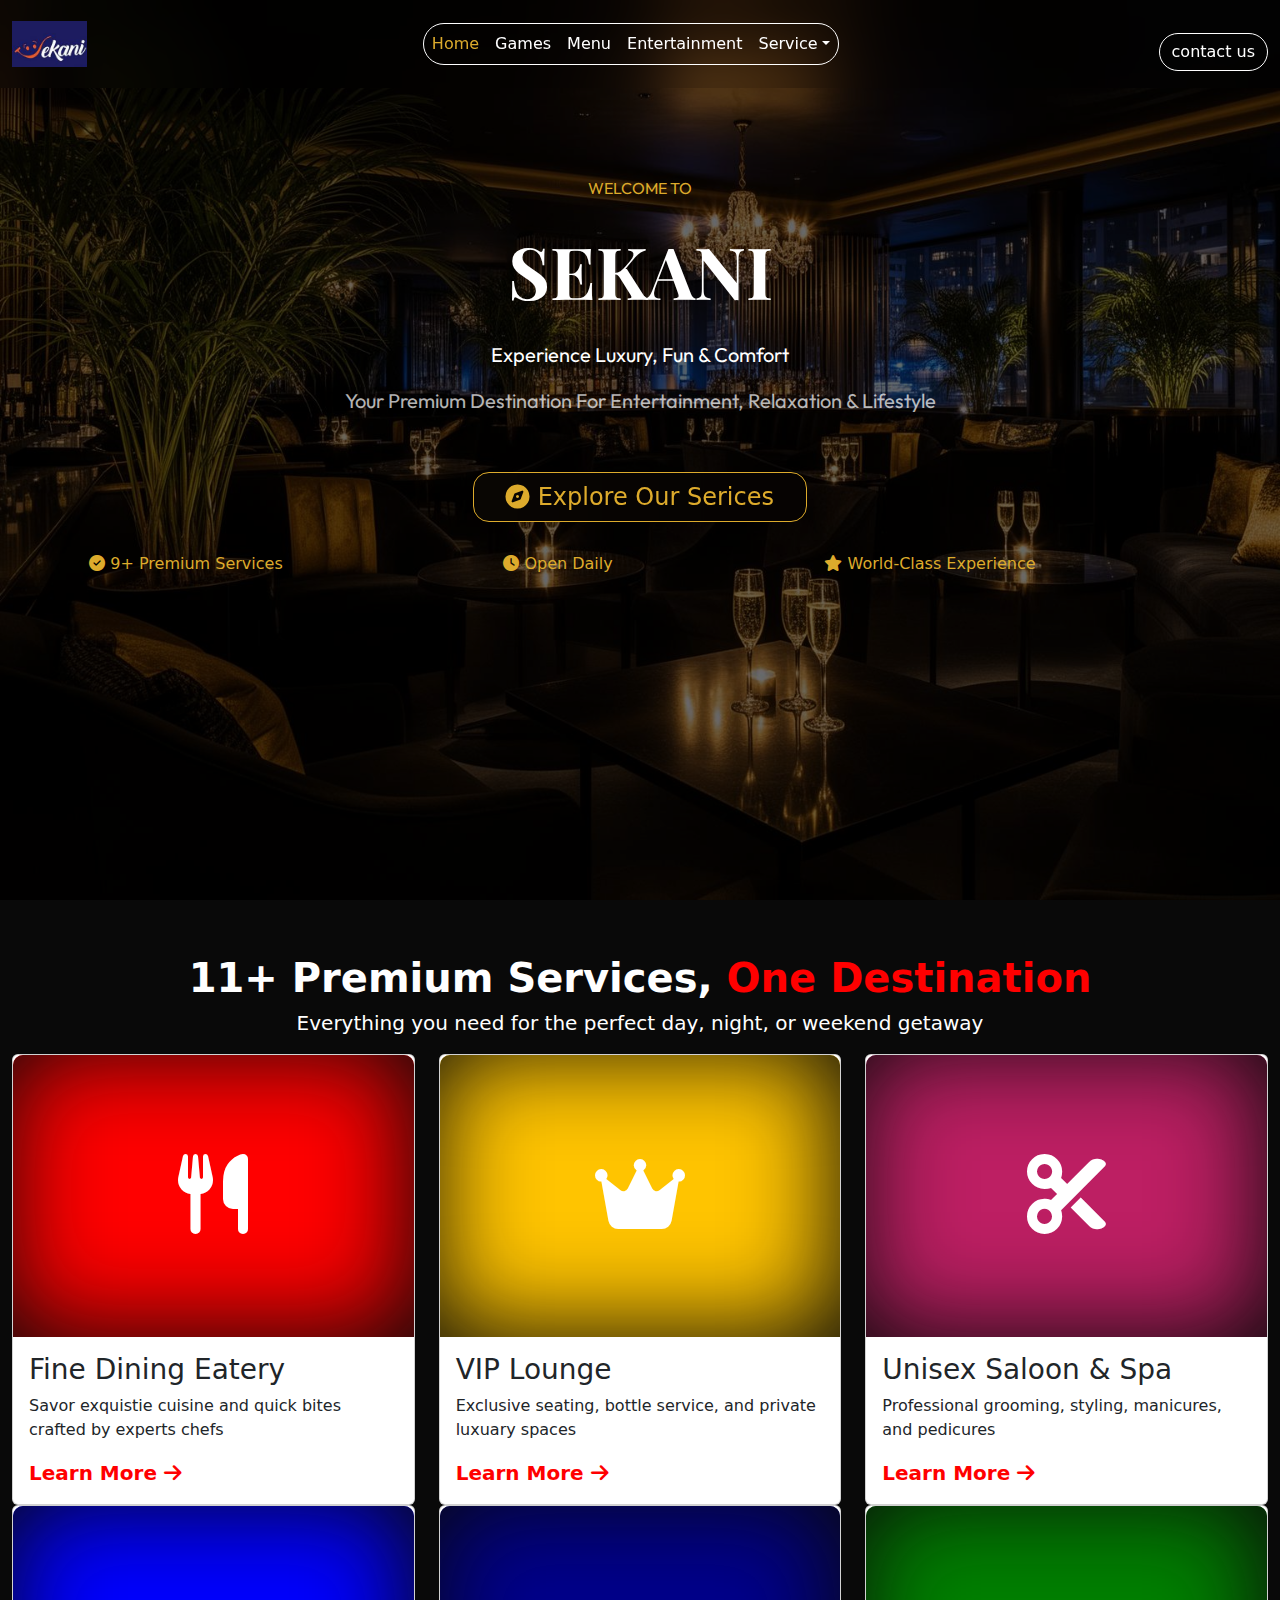
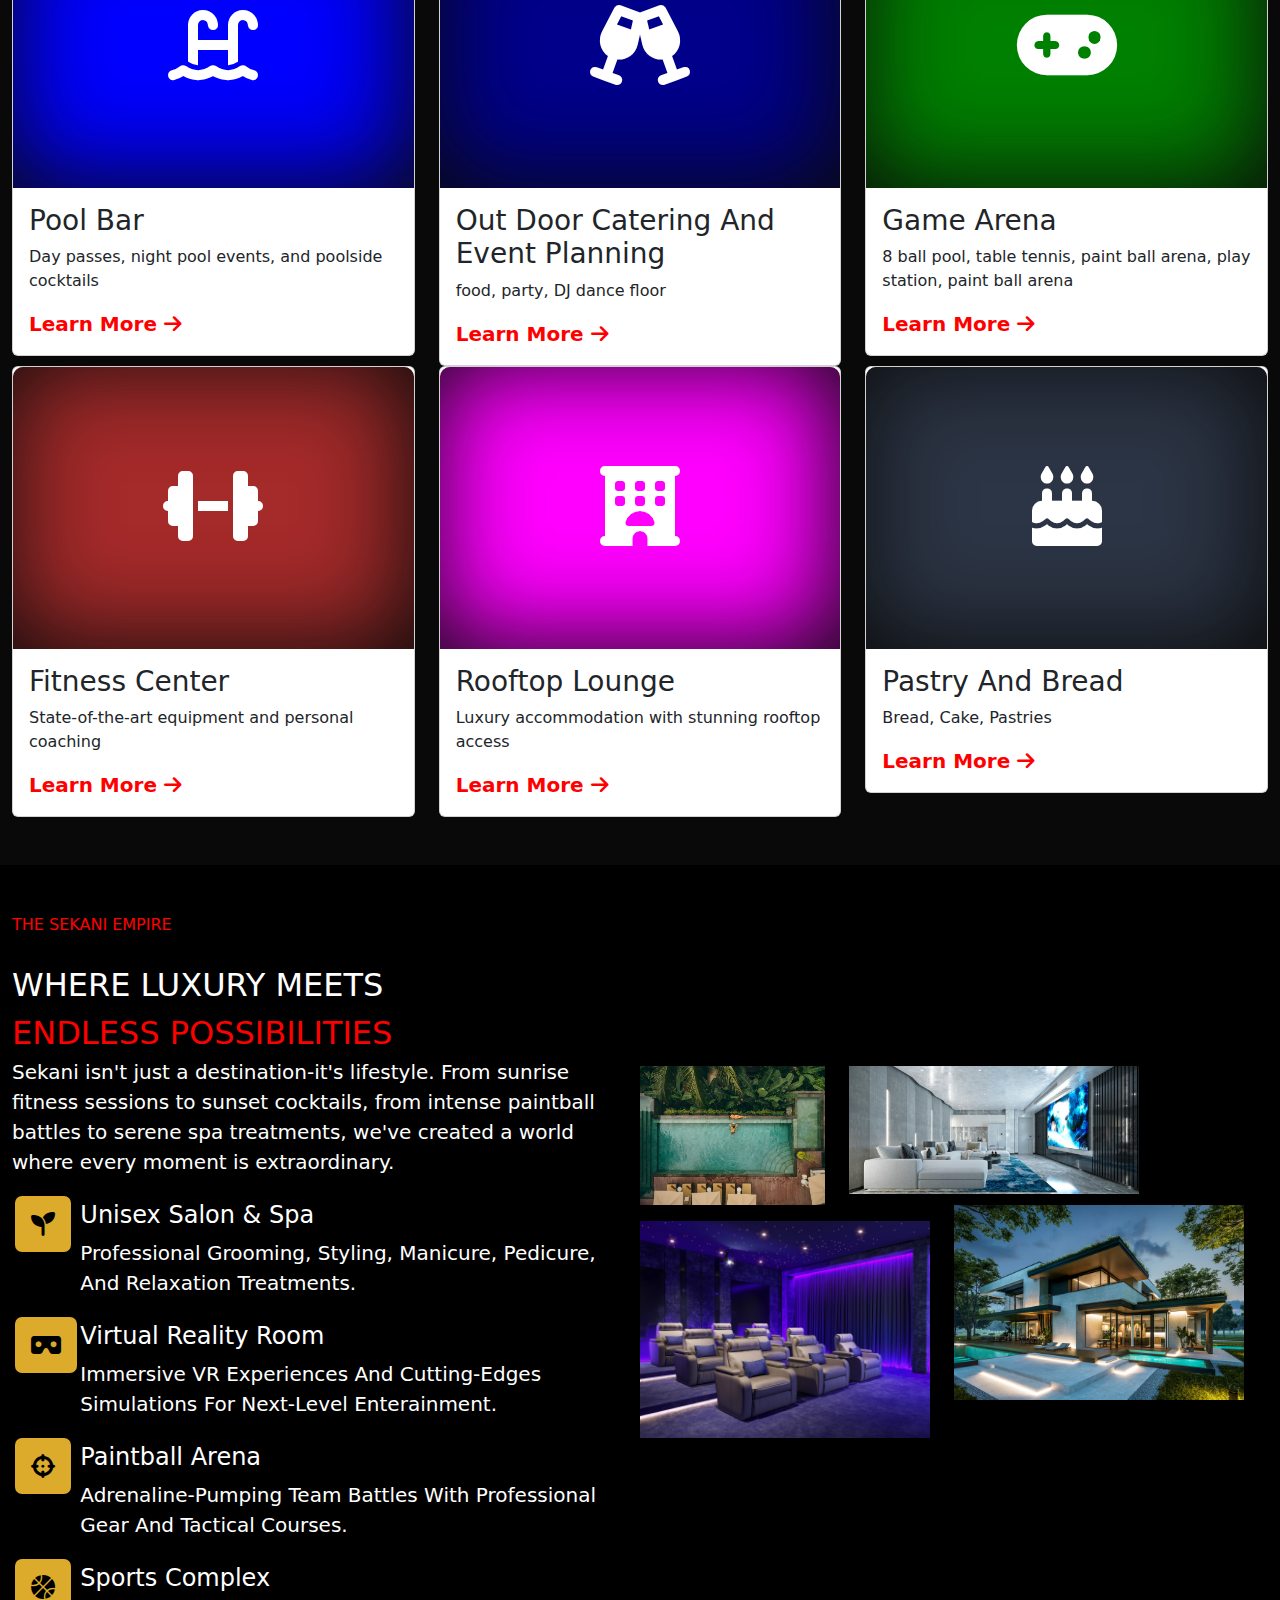
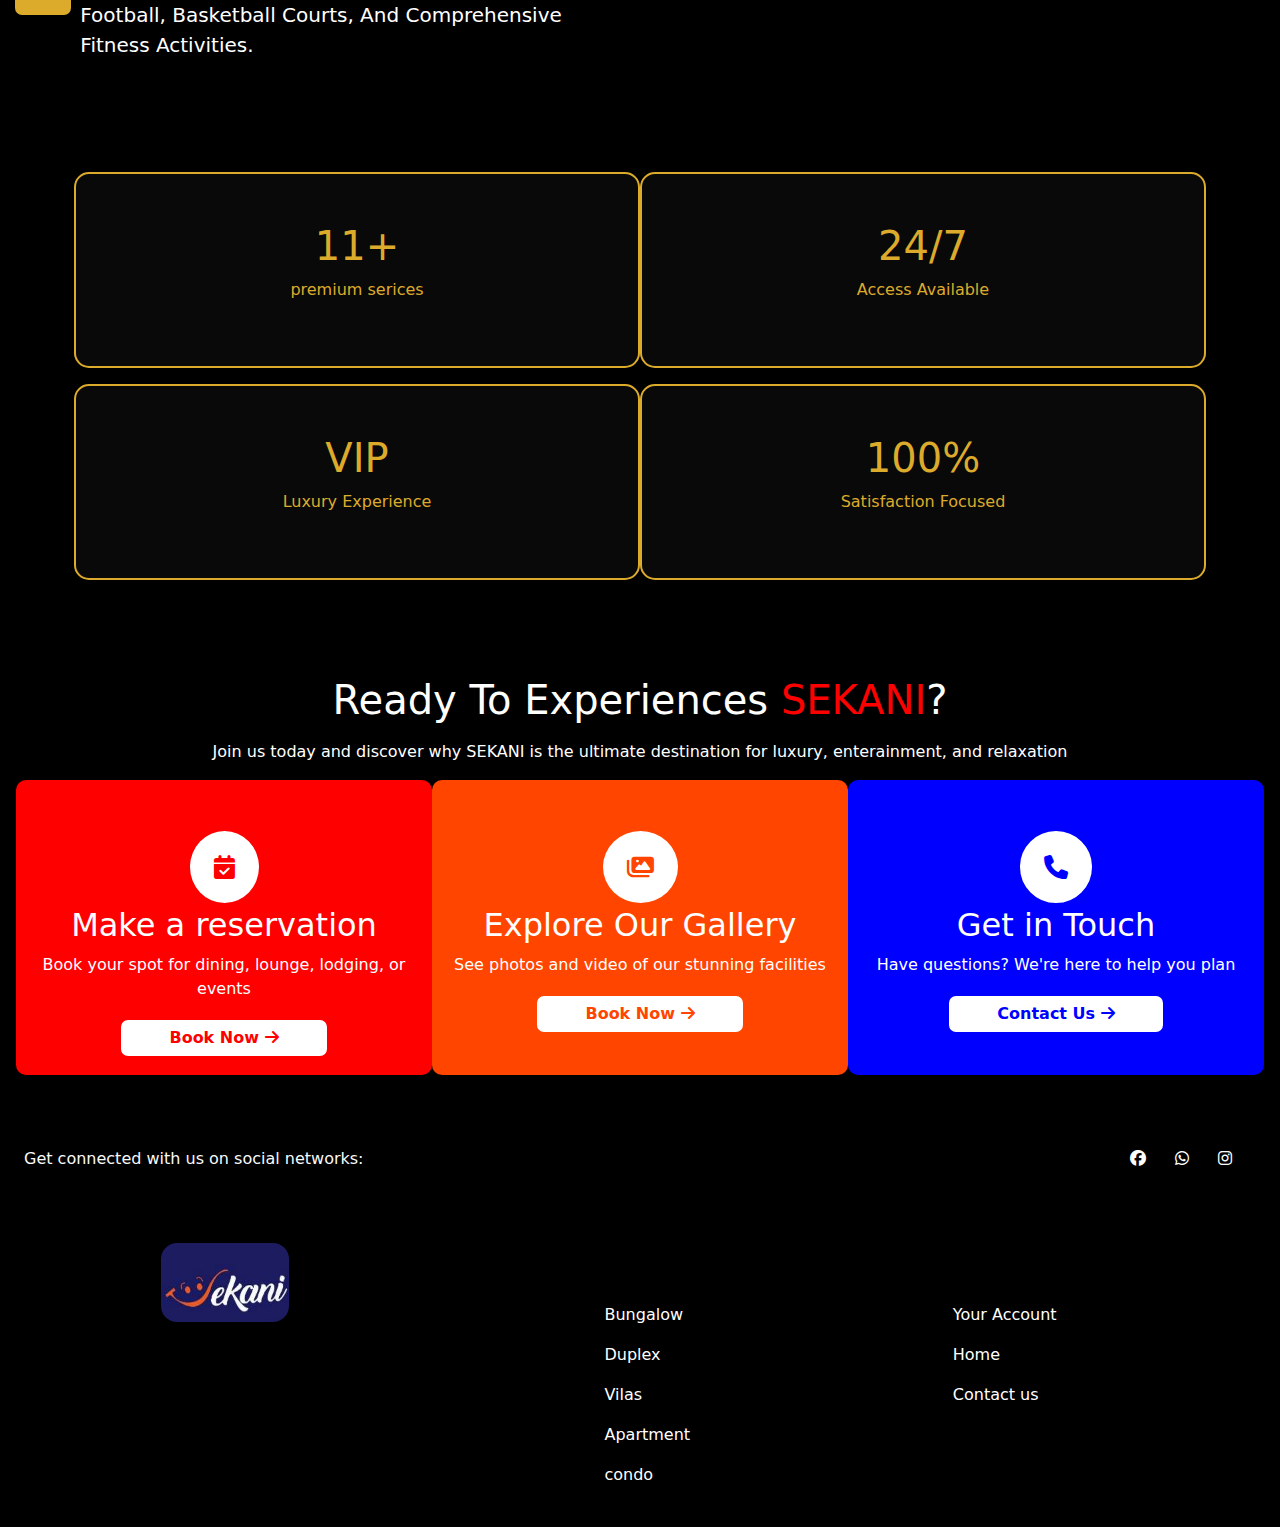
<file: index2.html>
<!DOCTYPE html>
<html lang="en">

<head>
    <meta charset="UTF-8">
    <meta name="viewport" content="width=device-width, initial-scale=1.0">
    <meta name="description"
        content="Experience luxury, fun & comfort at SEKANI. Premium VIP lounge, swimming pool, fine dining, fitness center, and entertainment all in one destination." />
    <meta name="keywords"
        content="SEKANI, luxury lounge, VIP experience, swimming pool, fine dining, gym, entertainment center, nightlife, entertainment hub" />
    <meta name="author" content="SEKANI" />
    <title>Sekani</title>
    <link rel="stylesheet" href="assets/css/bootstrap.min.css">
    <link rel="stylesheet" href="assets/css/style.css">
    <link rel="stylesheet" href="assets/fontawesome/css/all.css">
    <link rel="icon" href="assets/images/photo_2025-11-29_19-13-15.jpg">
    <style>
        body {
            /* background-image: url(assets/images/hero-icon-bg.svg); */
            background-color: black;
        }
    </style>
    <link
        href="https://fonts.googleapis.com/css2?family=Montserrat:ital,wght@0,100..900;1,100..900&family=Outfit:wght@100..900&family=Playfair+Display:ital,wght@0,400..900;1,400..900&display=swap"
        rel="stylesheet">
    <link
        href="https://fonts.googleapis.com/css2?family=Montserrat:ital,wght@0,100..900;1,100..900&family=Playfair+Display:ital,wght@0,400..900;1,400..900&display=swap"
        rel="stylesheet">
</head>

<body>
    <!-- navbar start -->
    <section>
        <nav class="navbar navbar-expand-lg py-3 fixed-top blur">
            <div class="container-fluid">
                <a class="navbar-brand" href="index.html"><img src="assets/images/photo_2025-11-29_19-13-15.jpg"
                        width="75" alt="logo"></a>

                <button class="navbar-toggler d-lg-none" type="button" data-bs-toggle="collapse"
                    data-bs-target="#collapsibleNavId" aria-controls="collapsibleNavId" aria-expanded="false"
                    aria-label="Toggle navigation">
                    <span class="navbar-toggler-icon"></span>
                </button>
                <div class="collapse navbar-collapse" id="collapsibleNavId">
                    <ul class="navbar-nav me-auto text-center mx-auto mt-lg-0" style="border: white solid 1px; border-radius: 100vmax;
                ">
                        <ul class="navbar-nav mx-auto mt-2 mt-lg-0 d-flex flex-wrap text-center">
                            <li class="nav-item">
                                <a class="nav-link active-index" href="index.html" aria-current="page">Home
                                    <span class="visually-hidden">(current)</span></a>
                            </li>
                            <li class="nav-item">
                                <a class="nav-link nav-hover index-hover" href="#">Games</a>
                            </li>
                            <li class="nav-item">
                                <a class="nav-link nav-hover index-hover" href="eatry.html">Menu</a>
                            </li>
                            <li class="nav-item">
                                <a class="nav-link nav-hover index-hover" href="#">Entertainment</a>
                            </li>
                            <li class="nav-item dropdown">
                                <a class="nav-link dropdown-toggle index-hover" href="#" id="dropdownId"
                                    data-bs-toggle="dropdown" aria-haspopup="true" aria-expanded="false">Service</a>
                                <div class="dropdown-menu" aria-labelledby="dropdownId"
                                    style="background-color: var(--primary);">
                                    <a class="dropdown-item text-center index-service-hover" href="#">Gym</a>
                                    <hr>
                                    <a class="dropdown-item text-center" href="VIP_Lounge.html">VIP Loudge</a>
                                    <hr>
                                    <a class="dropdown-item text-center" href="saloon.html">Saloon</a>
                                    <hr>
                                    <a class="dropdown-item text-center" href="swimming-pool.html">Pool Bar</a>
                                    <hr>
                                    <a class="dropdown-item text-center" href="planning.html">Catering and event
                                        planning</a>
                                    <hr>
                                </div>
                            </li>
                        </ul>

                    </ul>
                    <div class="text-center text-sm-center">
                        <a href="contact.html">
                            <div button type="button" class="button btn text-white mt-3"
                                style=" border: white solid 1px; border-radius: 100vmax;">
                                contact us
                            </div>
                        </a>
                    </div>
                </div>

            </div>
        </nav>
    </section>
    <!-- navbar end -->

    <!-- hero start -->
    <section class="index-hero" >
        <div class="color-index">
            <div class="hero text-center text-capitalize text-white">
                <div class="hero-color" style="font-family: Outfit, sans-serif; font-size: 16px;">
                    WELCOME TO
                </div>
                <div class="container fw-bold py-3" style="font-size: 72px; font-family: Playfair Display, serif;">
                    SEKANI</div>
                <div class="container fs-5 pb-3" style="font-family: Outfit, sans-serif;">
                    Experience Luxury, Fun & Comfort
                </div>
                <div class="container fs-5 pb-3" style="font-family: Outfit, sans-serif; opacity: 0.7;">
                    Your premium destination for entertainment, relaxation & lifestyle
                </div>
                <a class="btn fs-4 button-index-service" href="#our_services">
                    <div>
                        <i class="fa-solid fa-compass"></i>
                        explore our serices
                    </div>
                </a>
                <!-- <a class="btn fs-4 button-index-service" href="#our_services">
                    <div>
                        <i class="fab fa-whatsapp"></i>
                        For more information
                    </div>
                </a> -->

                <div class="fs-6 row container hero_emoji" style="color: var(--primary)">
                    <div class="col-6 col-lg-4">
                        <i class="fs-6 fa-solid fa-circle-check"></i> 9+ Premium services
                    </div>
                    <div class="col-6 col-lg-4">
                        <i class="fa-solid fa-clock"></i> Open Daily
                    </div>
                    <div class="col-6 col-lg-4">
                        <i class="fa-solid fa-star"></i> world-class Experience
                    </div>
                </div>
            </div>
        </div>
    </section>
    <!-- hero end -->

    <section style="padding-top: 100dvh;"></section>
    </section>

    <!-- services start -->
    <section id="our_services" class="container-fluid" style="background-color: #1f1f1f4c; ">
        <div class="fs-1 pt-5 text-center text-white text-capitalize fw-bold">
            11+ premium services, <span style="color: red;">one destination</span>
        </div>
        <p class="text-center text-white fs-5">Everything you need for the perfect day, night, or weekend getaway</p>
        <div class="row pb-5">
            <div class="col-12 col-lg-4">
                <div class="card">
                    <div class="text-center serice_sticker" style="background-color: red;">
                        <i class="fa-solid fa-utensils pot"></i>
                    </div>
                    <!-- <img class="card-img-top" src="assets/images/hero.jpg" alt="Title" /> -->
                    <div class="card-body">
                        <h3 class="card-title">Fine Dining Eatery</h3>
                        <p class="card-text">Savor exquistie cuisine and quick bites crafted by experts chefs</p>
                        <a href="eatry.html" class="fs-5 fw-bold" style="text-decoration: none; color: red;">Learn More
                            <i class="fa-solid fa-arrow-right"></i></a>
                    </div>
                </div>
            </div>
            <div class="col-12 col-lg-4">
                <div class="card">
                    <div class="text-center serice_sticker" style="background-color: rgb(255, 196, 0);">
                        <i class="fa-solid fa-crown pot"></i>
                    </div>
                    <!-- <img class="card-img-top" src="assets/images/hero.jpg" alt="Title" /> -->
                    <div class="card-body">
                        <h3 class="card-title">VIP Lounge</h3>
                        <p class="card-text">Exclusive seating, bottle service, and private luxuary spaces</p>
                        <a href="VIP_Lounge.html" class="fs-5 fw-bold" style="text-decoration: none; color: red;">Learn
                            More <i class="fa-solid fa-arrow-right"></i></a>
                    </div>
                </div>
            </div>
            <div class="col-12 col-lg-4">
                <div class="card">
                    <div class="text-center serice_sticker" style="background-color: #bd1f63;">
                        <i class="fa-solid fa-scissors pot"></i>
                    </div>
                    <!-- <img class="card-img-top" src="assets/images/hero.jpg" alt="Title" /> -->
                    <div class="card-body">
                        <h3 class="card-title">Unisex Saloon & Spa</h3>
                        <p class="card-text">Professional grooming, styling, manicures, and pedicures</p>
                        <a href="saloon.html" class="fs-5 fw-bold" style="text-decoration: none; color: red;">Learn More
                            <i class="fa-solid fa-arrow-right"></i></a>
                    </div>
                </div>
            </div>
            <div class="col-12 col-lg-4">
                <div class="card">
                    <div class="text-center serice_sticker" style="background-color: blue;">
                        <i class="fa-solid fa-swimming-pool pot"></i>
                    </div>
                    <!-- <img class="card-img-top" src="assets/images/hero.jpg" alt="Title" /> -->
                    <div class="card-body">
                        <h3 class="card-title text-capitalize">pool bar</h3>
                        <p class="card-text">Day passes, night pool events, and poolside cocktails</p>
                        <a href="swimming-pool.html" class="fs-5 fw-bold"
                            style="text-decoration: none; color: red;">Learn More <i
                                class="fa-solid fa-arrow-right"></i></a>
                    </div>
                </div>
            </div>
            <div class="col-12 col-lg-4">
                <div class="card">
                    <div class="text-center serice_sticker" style="background-color: darkblue;">
                        <i class="fa-solid fa-champagne-glasses pot"></i>
                    </div>
                    <!-- <img class="card-img-top" src="assets/images/hero.jpg" alt="Title" /> -->
                    <div class="card-body">
                        <h3 class="card-title text-capitalize">Out door catering and event planning</h3>
                        <p class="card-text">food, party, DJ dance floor</p>
                        <a href="planning.html" class="fs-5 fw-bold" style="text-decoration: none; color: red;">Learn
                            More <i class="fa-solid fa-arrow-right"></i></a>
                    </div>
                </div>
            </div>
            <div class="col-12 col-lg-4">
                <div class="card">
                    <div class="text-center serice_sticker" style="background-color: green;">
                        <i class="fa-solid fa-gamepad pot"></i>
                    </div>
                    <!-- <img class="card-img-top" src="assets/images/hero.jpg" alt="Title" /> -->
                    <div class="card-body">
                        <h3 class="card-title text-capitalize">game arena</h3>
                        <p class="card-text">8 ball pool, table tennis, paint ball arena, play station, paint ball arena
                        </p>
                        <a href="#" class="fs-5 fw-bold" style="text-decoration: none; color: red;">Learn More <i
                                class="fa-solid fa-arrow-right"></i></a>
                    </div>
                </div>
            </div>
            <div class="col-12 col-lg-4">
                <div class="card">
                    <div class="text-center serice_sticker" style="background-color: brown;">
                        <i class="fa-solid fa-dumbbell pot"></i>
                    </div>
                    <!-- <img class="card-img-top" src="assets/images/hero.jpg" alt="Title" /> -->
                    <div class="card-body">
                        <h3 class="card-title text-capitalize">fitness center</h3>
                        <p class="card-text">State-of-the-art equipment and personal coaching</p>
                        <a href="#" class="fs-5 fw-bold" style="text-decoration: none; color: red;">Learn More <i
                                class="fa-solid fa-arrow-right"></i></a>
                    </div>
                </div>
            </div>
            <div class="col-12 col-lg-4">
                <div class="card">
                    <div class="text-center serice_sticker" style="background-color: magenta;">
                        <i class="fa-solid fa-hotel pot"></i>
                    </div>
                    <!-- <img class="card-img-top" src="assets/images/hero.jpg" alt="Title" /> -->
                    <div class="card-body">
                        <h3 class="card-title text-capitalize">rooftop lounge</h3>
                        <p class="card-text">Luxury accommodation with stunning rooftop access</p>
                        <a href="#" class="fs-5 fw-bold" style="text-decoration: none; color: red;">Learn More <i
                                class="fa-solid fa-arrow-right"></i></a>
                    </div>
                </div>
            </div>
            <div class="col-12 col-lg-4">
                <div class="card">
                    <div class="text-center serice_sticker" style="background-color: #2c3545;">
                        <i class="fa-solid fa-cake-candles"></i>
                    </div>
                    <!-- <img class="card-img-top" src="assets/images/hero.jpg" alt="Title" /> -->
                    <div class="card-body">
                        <h3 class="card-title text-capitalize">pastry and bread</h3>
                        <p class="card-text">Bread, Cake, Pastries</p>
                        <a href="#" class="fs-5 fw-bold" style="text-decoration: none; color: red;">Learn More <i
                                class="fa-solid fa-arrow-right"></i></a>
                    </div>
                </div>
            </div>
            <!-- <div class="col-12 col-lg-4">
                <div class="card">
                    <div class="text-center serice_sticker" style="background-color: orangered;">
                        <i class="fa-solid fa-basketball pot"></i>
                    </div>
                    <img class="card-img-top" src="assets/images/hero.jpg" alt="Title" />
                    <div class="card-body">
                        <h3 class="card-title text-capitalize">sport complex</h3>
                        <p class="card-text">Football, basketball courts, vollyball courts</p>
                        <a href="#" class="fs-5 fw-bold" style="text-decoration: none; color: red;">Learn More <i
                                class="fa-solid fa-arrow-right"></i></a>
                    </div>
                </div>
            </div> -->
            <!-- <div class="col-12 col-lg-4">
                <div class="card">
                    <div class="text-center serice_sticker" style="background-color: #0d7f76;">
                        <i class="fa-solid fa-leaf pot"></i>
                    </div>
                    <img class="card-img-top" src="assets/images/hero.jpg" alt="Title" />
                    <div class="card-body">
                        <h3 class="card-title text-capitalize">event center</h3>
                        <p class="card-text">Open-air relaxation with music and cocktails</p>
                        <a href="#" class="fs-5 fw-bold" style="text-decoration: none; color: red;">Learn More <i
                                class="fa-solid fa-arrow-right"></i></a>
                    </div>
                </div>
            </div> -->
        </div>
    </section>
    <!-- services end -->

    <!-- sekani empire start -->
    <section style="background-color: black;">
        <div class="container-fluid row py-5">
            <div class="col-12 col-lg-6">
                <div style="text-transform: uppercase; color: red;">
                    the sekani empire
                </div> <br>
                <div class="" style="text-transform: uppercase; color: white; font-size: 2rem;">
                    where luxury meets <br>
                    <span style="color: red;">
                        endless possibilities
                    </span>
                </div>
                <p style="color: white;" class="fs-5">
                    Sekani isn't just a destination-it's lifestyle. From sunrise fitness sessions to sunset cocktails,
                    from intense paintball battles to serene spa treatments, we've created a world where every moment is
                    extraordinary.
                </p>
                <div class="row">
                    <div class="col-2 col-lg-1"><i class="fa-solid fa-seedling empire"></i></div>
                    <div class="col-10 col-lg-11 fs-5  text-capitalize">
                        <h4 style="color: white;" class="pt-2 ps-3">Unisex salon & spa</h4>
                        <p style="color: white;" class="ps-3">Professional grooming, styling, manicure, pedicure, and
                            relaxation treatments.</p>
                    </div>
                    <div class="col-2 col-lg-1"><i class="fa-solid fa-vr-cardboard empire"></i></div>
                    <div class="col-10 col-lg-11 fs-5 text-capitalize">
                        <h4 style="color: white;" class="pt-2 ps-3">virtual reality room</h4>
                        <p style="color: white;" class="ps-3">immersive VR experiences and cutting-edges simulations for
                            next-level enterainment.</p>
                    </div>
                    <div class="col-2 col-lg-1"><i class="fa-solid fa-crosshairs empire"></i></div>
                    <div class="col-10 fs-5 col-lg-11 text-capitalize">
                        <h4 style="color: white;" class="pt-2 ps-3">paintball arena</h4>
                        <p style="color: white;" class="ps-3">Adrenaline-pumping team battles with professional gear and
                            tactical courses.</p>
                    </div>
                    <div class="col-2 col-lg-1"><i class="fa-solid fa-basketball empire"></i></div>
                    <div class="col-10 col-lg-11 fs-5 text-capitalize">
                        <h4 style="color: white;" class="pt-2 ps-3">sports complex</h4>
                        <p style="color: white;" class="ps-3">Football, basketball courts, and comprehensive fitness
                            activities.</p>
                    </div>
                </div>
            </div>
            <div class="col-12 col-lg-6">
                <div class="row  text-center image">
                    <div class="col-4">
                        <img src="assets/images/public.avif" style="width: 100%;" alt="">
                    </div>
                    <div class="col-6">
                        <img src="assets/images/public (1).avif" style="width: 100%;" alt="">
                    </div>
                    <div class="col-6 pt-3">
                        <img src="assets/images/publicContain.webp" style="width: 100%;" alt="">
                    </div>
                    <div class="col-6">
                        <img src="assets/images/public (2).avif" style="width: 100%;" alt="">
                    </div>
                </div>

            </div>
        </div>
    </section>
    <!-- sekani empire END-->

    <!-- 24/7 start -->
    <section class="container">
        <div class="row text-center py-5 open g-3">
            <div class="col-6 p-5">
                <p class="h1">11+</p>
                <p>premium serices</p>
            </div>
            <div class="col-6 p-5">
                <P class="h1">24/7</P>
                <P>Access Available</P>
            </div>
            <div class="col-6 p-5">
                <p class="h1">VIP</p>
                <p>Luxury Experience</p>
            </div>
            <div class="col-6 p-5">
                <p class="h1">100%</p>
                <p>Satisfaction Focused</p>
            </div>
        </div>
    </section>
    <!-- 24/7 end -->

    <!-- experince start -->
    <section class="container-fluid py-5" style="background-color: black;">
        <div class="text-center" style="color: white;">
            <P class="h1 text-capitalize">
                ready to experiences <span style="color: red;">SEKANI</span>?
            <p>
            </P>
            Join us today and discover why SEKANI is the ultimate destination for luxury, enterainment, and relaxation
            </p>
        </div>
        <div class="container-fluid">
            <div class="row g-3">
                <div class="col-12 col-lg-4 text-center" style="background-color: red; border-radius: 10px;">
                    <i class="fa-solid fa-calendar-check moji red mt-5"></i>
                    <p class="h2 white">Make a reservation</p>
                    <p class="white">Book your spot for dining, lounge, lodging, or events</p>
                    <a href="#" class="">
                        <button class="btn fw-bold text-capitalize white px-5 mb-3"
                            style="border: solid; color: red; background-color: white; border-radius: 10px;">
                            book now <i class="fa-solid fa-arrow-right red"></i>
                        </button>
                    </a>
                </div>
                <div class="col-12 col-lg-4 text-center" style="background-color: orangered; border-radius: 10px;">
                    <i class="fa-solid fa-images moji orangered mt-5"></i>
                    <p class="h2 white">Explore Our Gallery</p>
                    <p class="white">See photos and video of our stunning facilities</p>
                    <a href="#" class="">
                        <button class="btn fw-bold text-capitalize white px-5 mb-3"
                            style="border: solid; color: orangered; background-color: white; border-radius: 10px;">
                            book now <i class="fa-solid fa-arrow-right orangered"></i>
                        </button>
                    </a>
                </div>
                <div class="col-12 col-lg-4 text-center" style="background-color: blue; border-radius: 10px;">
                    <i class="fa-solid fa-phone moji blue mt-5"></i>
                    <p class="h2 white">Get in Touch</p>
                    <p class="white">Have questions? We're here to help you plan</p>
                    <a href="#" class="">
                        <button class="btn fw-bold text-capitalize white px-5 mb-3"
                            style="border: solid; color: blue; background-color: white; border-radius: 10px;">
                            Contact Us <i class="fa-solid fa-arrow-right blue"></i>
                        </button>
                    </a>
                </div>
            </div>
    </section>
    <!-- experince end -->

    <!-- Footer starts -->
    <section class="">
        <footer class=" text-lg-start text-body-light text-black" style="background-color: rgba(0, 0, 0, 0.493)">
            <!-- Section: Social media -->

            <section class="d-flex justify-content-between p-4" style="background-color: black">
                <!-- Left -->
                <div class="me-5 text-light">
                    <span>Get connected with us on social networks:</span>
                </div>
                <!-- Left -->

                <!-- Right -->
                <div>
                    <!-- <a href="https://m.facebook.com/?wtsid=rdr_0tO9OEiiul07JYYzH" style="text-decoration: none;"
                        class="text-white me-4">
                        <i class="fab fa-facebook-f"></i>
                    </a> -->
                    <a href="https://x.com/" class="text-white me-4" style="text-decoration: none;">
                        <i class="fab fa-facebook"></i>
                    </a>
                    <a href="google.com" class="text-white me-4" style="text-decoration: none;">
                        <i class="fab fa-whatsapp"></i>
                    </a>
                    <a href="https://www.instagram.com/leslieamadii/" blank class="text-white me-4"
                        style="text-decoration: none;">
                        <i class="fab fa-instagram"></i>
                    </a>
                    <!-- <a href="linkedin.com" class="text-white me-4" style="text-decoration: none;">
                        <i class="fab fa-linkedin"></i>
                    </a> -->
                </div>
            </section>
            <!-- Right -->

            <!-- Section: Social media -->

            <!-- Section: Links  -->
            <section class="">
                <div class="container text-center text-md-start mt-5">
                    <!-- Grid row -->
                    <div class="row mt-3">
                        <!-- Grid column -->
                        <div class="col-md-3 col-lg-4 col-xl-3 mx-auto mb-4">
                            <!-- Content -->
                            <img src="assets/images/photo_2025-11-29_19-13-15.jpg"
                                style="width: 8rem;border-radius: 1rem;"> <br>
                            <!-- <h1 class="text-uppercase fw-bold"> <span style="color: blue;">se</span><span
                                    style="color: red;">ka</span><span style="color: blue;">ni</span></h1> -->
                            <hr class="mb-4 mt-0 d-inline-block mx-auto"
                                style="width: 60px; background-color: black; height: 2px" />
                            <p>
                                A place where everything meets.
                            </p>
                        </div>
                        <!-- Grid column -->

                        <!-- Grid column -->
                        <div class="col-md-2 col-lg-2 col-xl-2 mx-auto mb-4">
                            <!-- Links -->
                            <h6 class="text-uppercase fw-bold">collections</h6>
                            <hr class="mb-4 mt-0 d-inline-block mx-auto"
                                style="width: 60px; background-color: black; height: 2px" />
                            <p>
                                <a href="#" class="text-white text-decoration-none">Bungalow</a>
                            </p>
                            <p>
                                <a href="#" class="text-white text-decoration-none">Duplex</a>
                            </p>
                            <p>
                                <a href="#" class="text-white text-decoration-none">Vilas</a>
                            </p>
                            <p>
                                <a href="#" class="text-white text-decoration-none">Apartment</a>
                            </p>
                            <p>
                                <a href="#" class="text-white text-decoration-none">condo</a>
                            </p>
                        </div>
                        <!-- Grid column -->

                        <!-- Grid column -->
                        <div class="col-md-3 col-lg-2 col-xl-2 mx-auto mb-4">
                            <!-- Links -->
                            <h6 class="text-uppercase fw-bold">Useful links</h6>
                            <hr class="mb-4 mt-0 d-inline-block mx-auto"
                                style="width: 60px; background-color: black; height: 2px" />
                            <p>
                                <a href="#" class="text-white text-decoration-none">Your Account</a>
                            </p>
                            <p>
                                <a href="index.html" class="text-white text-decoration-none">Home</a>
                            </p>
                            <p>
                                <a href="contact.html" class="text-white text-decoration-none">Contact us</a>
                            </p>
                        </div>
                    </div>
                </div>
            </section>
        </footer>
    </section>
    <!-- footer ends -->

    <script src="assets/js/bootstrap.bundle.min.js"></script>
</body>

</html>
</file>
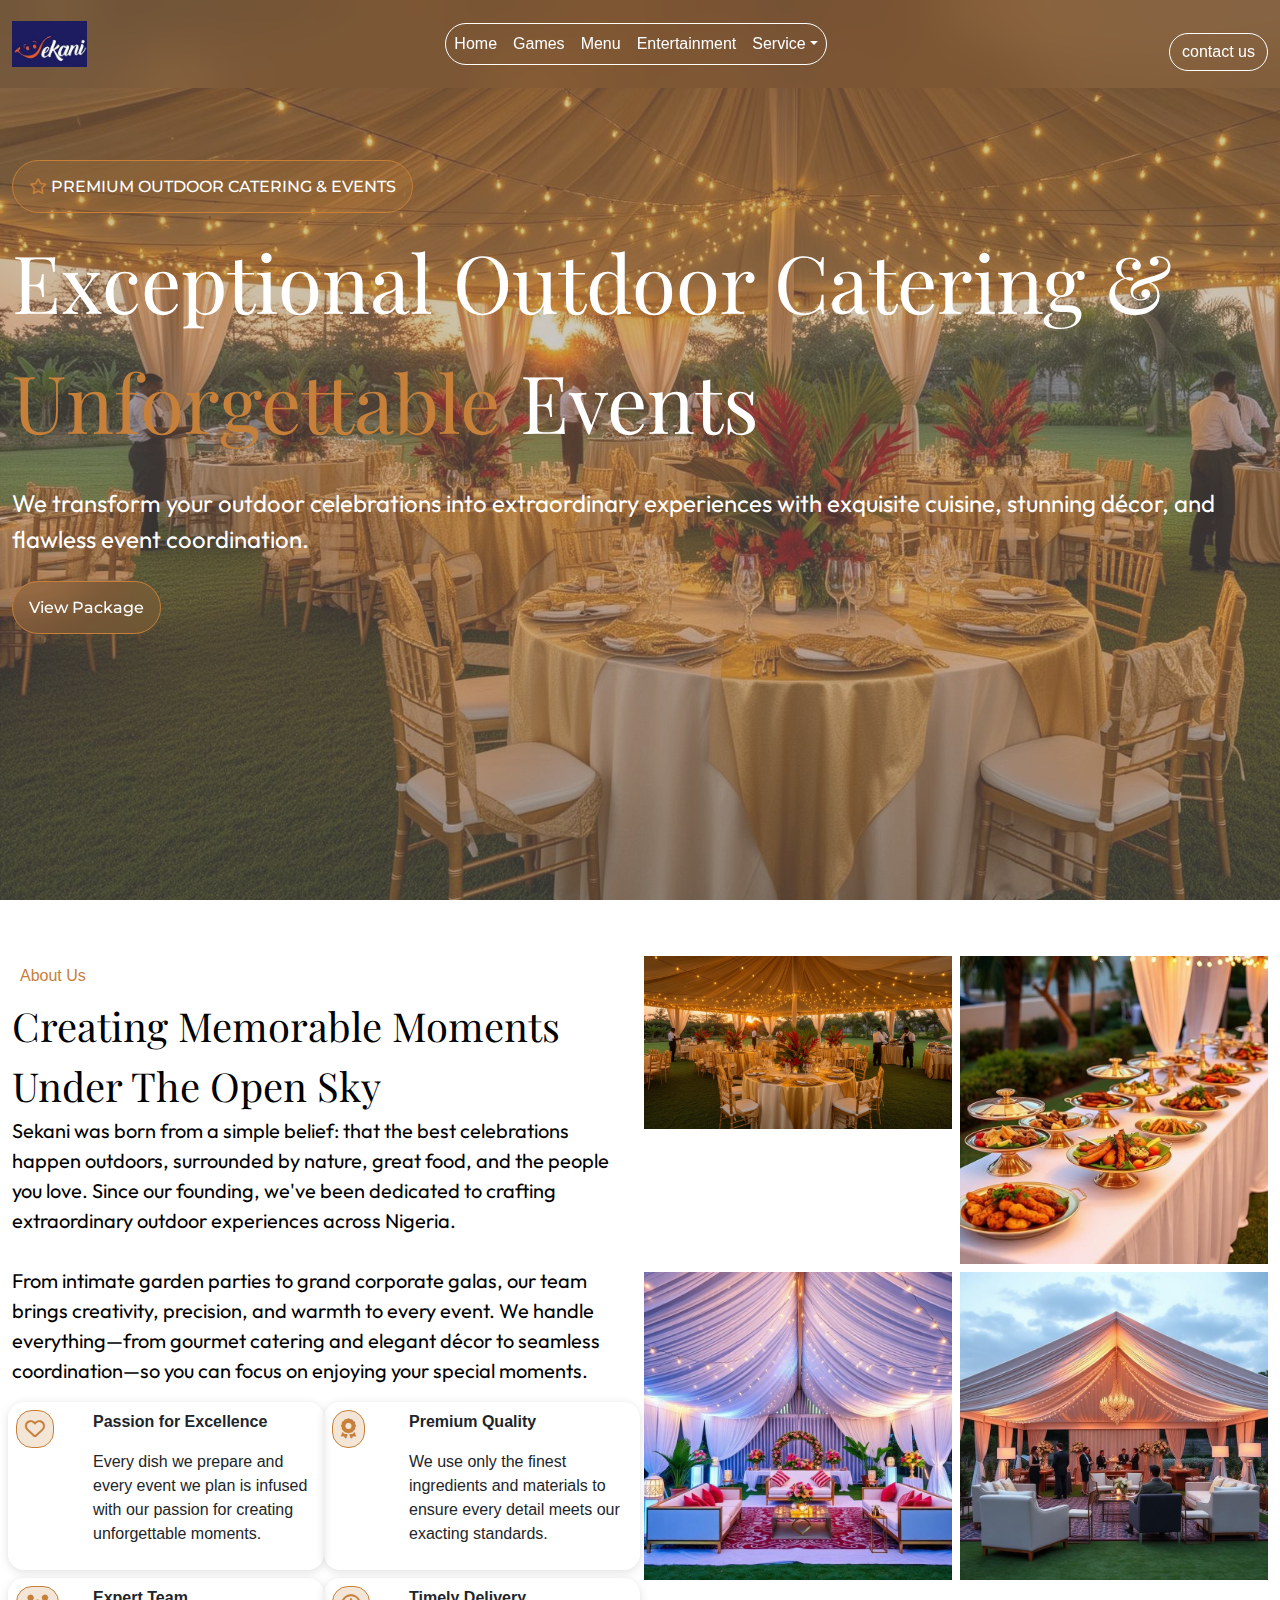
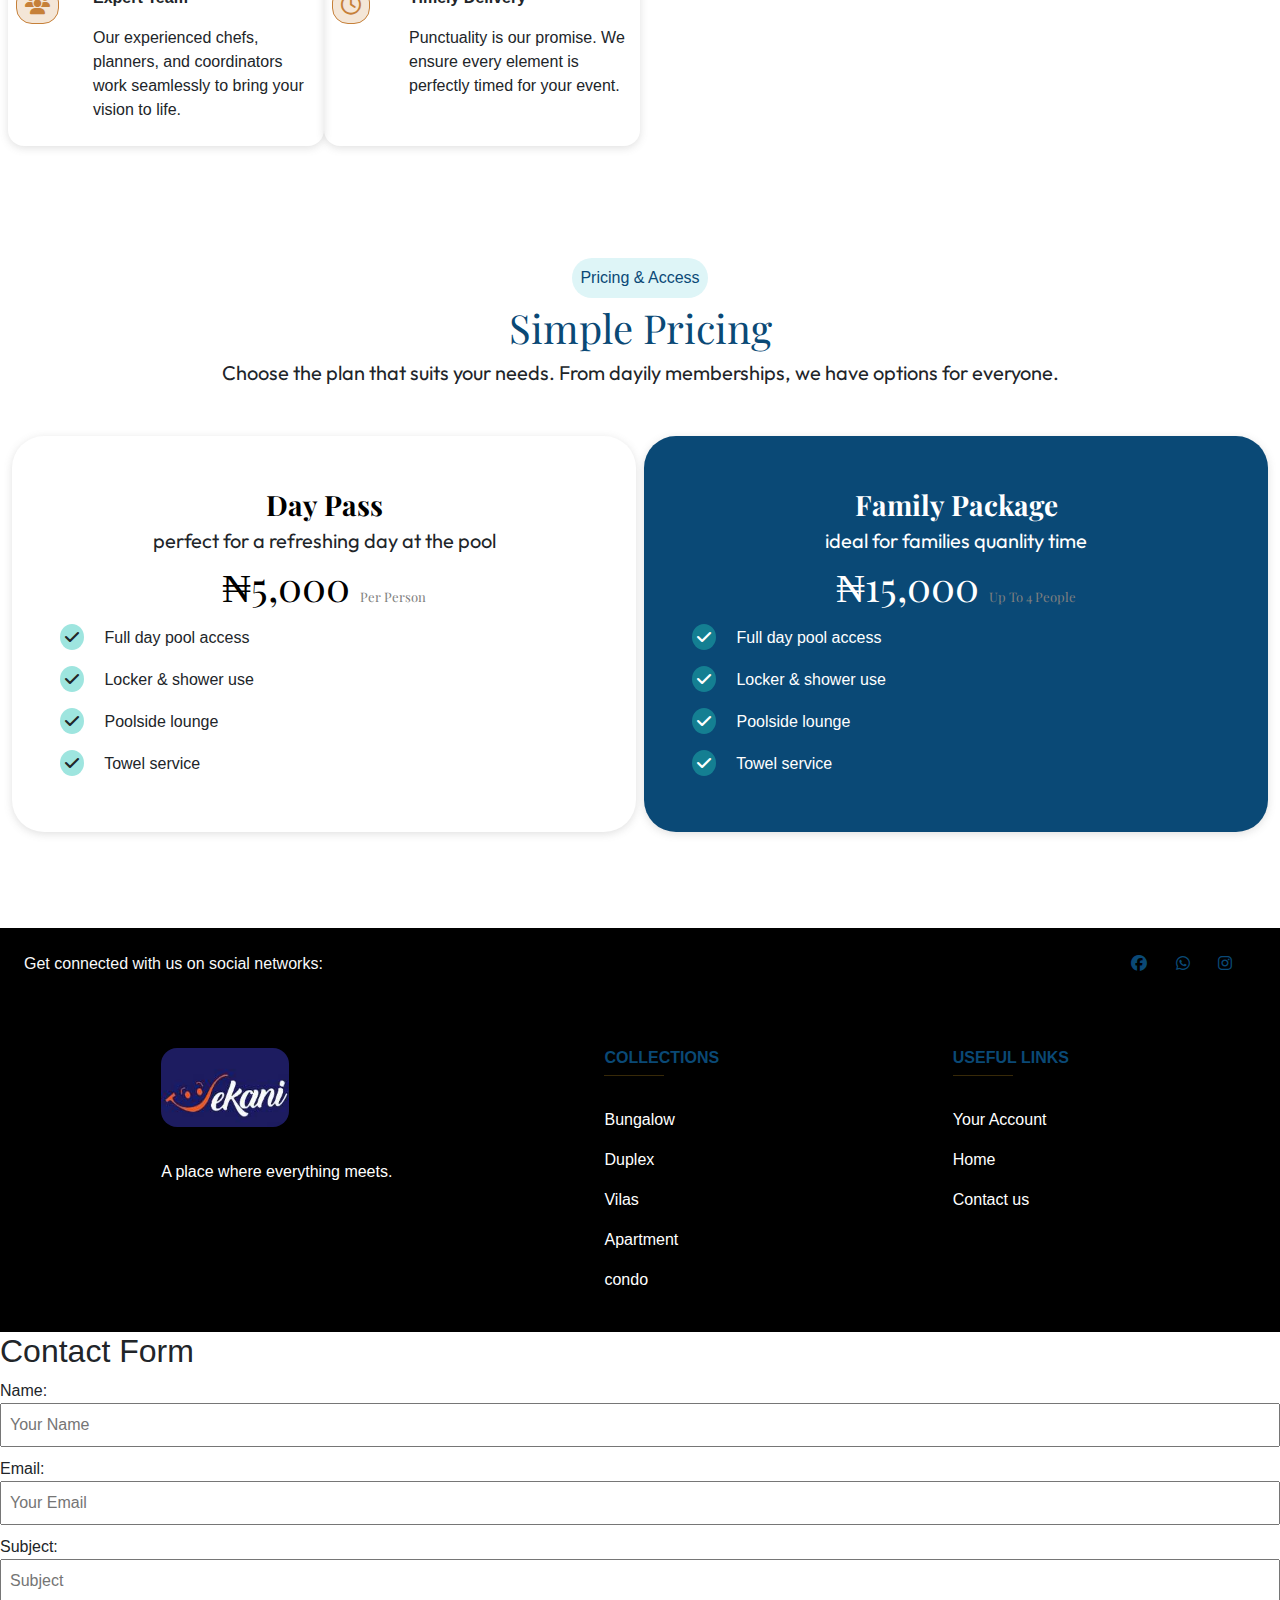
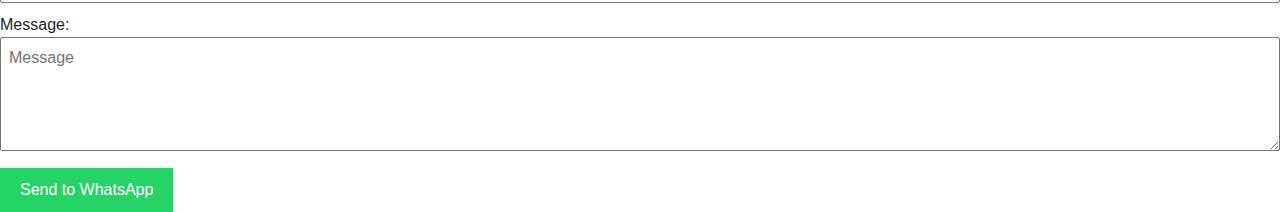
<file: planning.html>
<!DOCTYPE html>
<html lang="en">

<head>
    <meta charset="UTF-8">
    <meta name="viewport" content="width=device-width, initial-scale=1.0">
    <meta name="description"
        content="Experience luxury, fun & comfort at SEKANI. Premium VIP lounge, swimming pool, fine dining, fitness center, and entertainment all in one destination." />
    <meta name="keywords"
        content="SEKANI, luxury lounge, VIP experience, swimming pool, fine dining, gym, entertainment center, nightlife, entertainment hub" />
    <meta name="author" content="SEKANI" />
    <title>Sekani</title>
    <link rel="stylesheet" href="assets/css/bootstrap.min.css">
    <link rel="stylesheet" href="assets/css/style.css">
    <link rel="stylesheet" href="assets/fontawesome/css/all.css">
    <link rel="icon" href="assets/images/photo_2025-11-29_19-13-15.jpg">
    <link rel="preconnect" href="https://fonts.googleapis.com">
    <link rel="preconnect" href="https://fonts.gstatic.com" crossorigin>
    <link rel="preconnect" href="https://fonts.googleapis.com">
    <link rel="preconnect" href="https://fonts.gstatic.com" crossorigin>
    <link
        href="https://fonts.googleapis.com/css2?family=Montserrat:ital,wght@0,100..900;1,100..900&family=Outfit:wght@100..900&family=Playfair+Display:ital,wght@0,400..900;1,400..900&display=swap"
        rel="stylesheet">
    <link
        href="https://fonts.googleapis.com/css2?family=Montserrat:ital,wght@0,100..900;1,100..900&family=Playfair+Display:ital,wght@0,400..900;1,400..900&display=swap"
        rel="stylesheet">
    <style>
        body {
            font-family: sans-serif;
        }

        input,
        textarea {
            width: 100%;
            padding: 8px;
            margin-bottom: 10px;
        }

        button {
            background-color: #25D366;
            color: white;
            padding: 10px 20px;
            border: none;
            cursor: pointer;
        }
    </style>
</head>

<body>
    <!-- navbar start -->
    <section>
        <nav class="navbar navbar-expand-lg py-3 text-white fixed-top nav-bar">
            <div class="container-fluid">
                <a class="navbar-brand" href="index.html"><img src="assets/images/photo_2025-11-29_19-13-15.jpg"
                        width="75" alt="logo"></a>

                <button class="navbar-toggler d-lg-none" type="button" data-bs-toggle="collapse"
                    data-bs-target="#collapsibleNavId" aria-controls="collapsibleNavId" aria-expanded="false"
                    aria-label="Toggle navigation">
                    <span class="navbar-toggler-icon"></span>
                </button>
                <div class="collapse navbar-collapse" id="collapsibleNavId">
                    <ul class="navbar-nav me-auto text-center mx-auto mt-lg-0" style="border: solid 1px; border-radius: 100vmax;
                ">
                        <ul class="navbar-nav mx-auto mt-2 mt-lg-0 d-flex flex-wrap text-center">
                            <li class="nav-item">
                                <a class="text-white nav-link text-white" href="index.html" aria-current="page">Home
                                    <span class="visually-hidden">(current)</span></a>
                            </li>
                            <li class="nav-item">
                                <a class="text-white nav-link nav-hover" href="#">Games</a>
                            </li>
                            <li class="nav-item">
                                <a class="text-white nav-link nav-hover" href="eatry.html">Menu</a>
                            </li>
                            <li class="nav-item">
                                <a class="text-white nav-link nav-hover" href="#">Entertainment</a>
                            </li>
                            <li class="nav-item dropdown">
                                <a class="text-white nav-link dropdown-toggle" href="#" id="dropdownId"
                                    data-bs-toggle="dropdown" aria-haspopup="true" aria-expanded="false">Service</a>
                                <div style="background-color: #c68039;" class="dropdown-menu"
                                    aria-labelledby="dropdownId">
                                    <a class="dropdown-item text-center text-dark" href="#">Gym</a>
                                    <hr>
                                    <a class="dropdown-item text-center text-dark" href="VIP_Lounge.html">VIP
                                        Loudge</a>
                                    <hr>
                                    <a class="dropdown-item text-center text-dark" href="saloon.html">Saloon</a>
                                    <hr>
                                    <a class="dropdown-item text-center  text-dark" href="swimming-pool.html">Pool
                                        Bar</a>
                                    <hr>
                                    <a class="dropdown-item text-center text-white" href="planning.html">Catering
                                        and event planning</a>
                                    <hr>
                                </div>
                            </li>
                        </ul>

                    </ul>
                    <div class="text-center text-sm-center">
                        <a href="contact.html">
                            <div type="button" class="button_plan scale btn btn mt-3 text-white"
                                style=" border: solid 1px; border-radius: 100vmax;">
                                contact us
                            </div>
                        </a>
                    </div>
                </div>

            </div>
        </nav>
        </div>
    </section>
    <!-- navbar end -->


    <!-- hero start -->
    <section class="plan_hero">
        <div class="color-plan">
            <div class="container-fluid pad">
                <div class="h4 fs-6 text-uppercase size-plan1">
                    <i class="fa-regular fa-star" style="color: var(--brown);"></i> Premium Outdoor Catering & Events
                </div><br />
                <div class="text-capitalize text-white size-plan2">
                    Exceptional Outdoor Catering & <span style="color: var(--brown);">Unforgettable </span>Events
                </div><br />
                <div class="p text-white size-plan3">
                    We transform your outdoor celebrations into extraordinary experiences with exquisite cuisine,
                    stunning décor, and flawless event coordination.
                </div><br>
                <a href="#plan" class="text-decoration-none">
                    <div class="h4 fs-6 text-capitalize size-plan1 scale blur">
                        view package
                    </div>
                </a>

            </div>
        </div>
    </section>
    <!-- hero end -->

    <!-- about us start -->
    <section class="container-fluid" style="padding-top: 100dvh; ">
        <div class="row g-2 my-5">
            <div class="col-12 col-lg-6">
                <div class="text-capitalize plan-button4">
                    about us
                </div>
                <div class="text-capitalize fs-1 size-swim2" style="color: black;">
                    Creating Memorable Moments Under the Open Sky
                </div>
                <div class="p text-black fs-5 size-plan3">
                    Sekani was born from a simple belief: that the best celebrations happen outdoors, surrounded by
                    nature, great food, and the people you love. Since our founding, we've been dedicated to crafting
                    extraordinary outdoor experiences across Nigeria. <br><br>

                    From intimate garden parties to grand corporate galas, our team brings creativity, precision, and
                    warmth to every event. We handle everything—from gourmet catering and elegant décor to seamless
                    coordination—so you can focus on enjoying your special moments.
                </div>
                <div class="row g-2 py-3">
                    <div class="col-6 scale p-2"
                        style="box-shadow: rgba(99, 99, 99, 0.2) 0px 2px 8px 0px; border-radius: 1rem;">
                        <div class="row g-2">
                            <div class="col-3">
                                <i class="fa-regular fa-heart size-plan5 fs-5"></i>
                            </div>
                            <div class="col-9">
                                <p class="fw-bold">Passion for Excellence</p>
                                <p>Every dish we prepare and every event we plan is infused with our passion for
                                    creating unforgettable moments.</p>
                            </div>
                        </div>
                    </div>
                    <div class="col-6 scale p-2"
                        style="box-shadow: rgba(99, 99, 99, 0.2) 0px 2px 8px 0px; border-radius: 1rem;">
                        <div class="row g-2">
                            <div class="col-3">
                                <i class="fa-solid fa-award size-plan5 fs-5"></i>
                            </div>
                            <div class="col-9">
                                <p class="fw-bold">Premium Quality</p>
                                <p>We use only the finest ingredients and materials to ensure every detail meets our
                                    exacting standards.</p>
                            </div>
                        </div>
                    </div>
                    <div class="col-6 scale p-2"
                        style="box-shadow: rgba(99, 99, 99, 0.2) 0px 2px 8px 0px; border-radius: 1rem;">
                        <div class="row g-2">
                            <div class="col-3">
                                <i class="fa-solid fa-users size-plan5 fs-5"></i>
                            </div>
                            <div class="col-9">
                                <p class="fw-bold">Expert Team</p>
                                <p>Our experienced chefs, planners, and coordinators work seamlessly to bring your
                                    vision to life.</p>
                            </div>
                        </div>
                    </div>
                    <div class="col-6 scale p-2"
                        style="box-shadow: rgba(99, 99, 99, 0.2) 0px 2px 8px 0px; border-radius: 1rem;">
                        <div class="row g-2">
                            <div class="col-3">
                                <i class="fa-regular fa-clock size-plan5 fs-5"></i>
                            </div>
                            <div class="col-9">
                                <p class="fw-bold">Timely Delivery</p>
                                <p>Punctuality is our promise. We ensure every element is perfectly timed for your
                                    event.</p>
                            </div>
                        </div>
                    </div>

                </div>
            </div>
            <div class="col-12 col-lg-6">
                <div class="row g-2">
                    <div class="col-6">
                        <img src="assets/images/plan1" style="width: 100%;">
                    </div>
                    <div class="col-6">
                        <img src="assets/images/plan2" style="width: 100%;">
                    </div>
                    <div class="col-6">
                        <img src="assets/images/plan3" style="width: 100%;">
                    </div>
                    <div class="col-6">
                        <img src="assets/images/plan4" style="width: 100%;">
                    </div>
                </div>

            </div>
        </div>
    </section>
    <!-- about us end -->

    <!-- price start -->
    <section class="container-fluid">
        <div class="py-5 text-center">
            <div class="text-capitalize swim-button2 ">
                Pricing & Access
            </div>
            <div class="text-capitalize fs-1 size-swim2" style="color: #0a4976;">
                simple pricing
            </div>
            <div class="p text-dark fs-5 size-swim3">
                Choose the plan that suits your needs. From dayily memberships, we have options for everyone.
            </div>
            <div class="row g-2">
                <div class="col-12 col-lg-6">
                    <div class="my-5 py-5" style="border-radius: 2rem; box-shadow: #63636333 0px 2px 8px 0px;">
                        <div class="text-capitalize fw-bold fs-3 size-swim2" style="color: black;">
                            Day pass
                        </div>
                        <small class="p text-dark fs-5 size-swim3">
                            perfect for a refreshing day at the pool
                        </small>
                        <div class="text-capitalize fs-1 size-swim2" style="color: black;">
                            ₦5,000 <small style="color: gray; font-size: small;">per person</small>
                        </div>
                        <div class="text-start">
                            <div class="px-5 py-2">
                                <span class="text-end"><i class="fa-solid fa-check me-3"
                                        style="border-radius: 50%; background-color: #22c3b670; padding: 5px; "></i>
                                </span>Full day pool access
                            </div>
                            <div class="px-5 py-2">
                                <span class="text-end"><i class="fa-solid fa-check me-3"
                                        style="border-radius: 50%; background-color: #22c3b670; padding: 5px; "></i>
                                </span>Locker & shower use
                            </div>
                            <div class="px-5 py-2">
                                <span class="text-end"><i class="fa-solid fa-check me-3"
                                        style="border-radius: 50%; background-color: #22c3b670; padding: 5px; "></i>
                                </span>Poolside lounge
                            </div>
                            <div class="px-5 py-2">
                                <span class="text-end"><i class="fa-solid fa-check me-3"
                                        style="border-radius: 50%; background-color: #22c3b670; padding: 5px; "></i>
                                </span>Towel service
                            </div>

                        </div>
                    </div>
                </div>
                <div class="col-12 col-lg-6">
                    <div class="my-5 py-5"
                        style="border-radius: 2rem; box-shadow: #63636333 0px 2px 8px 0px; color: white; background-color: #0a4976;">
                        <div class="text-capitalize fw-bold fs-3 size-swim2 text-white">
                            family package
                        </div>
                        <small class="p text-dark fs-5 text-white size-swim3">
                            ideal for families quanlity time
                        </small>
                        <div class="text-capitalize fs-1 size-swim2 text-white">
                            ₦15,000 <small style="color: gray; font-size: small;">up to 4 people</small>
                        </div>
                        <div class="text-start">
                            <div class="px-5 py-2">
                                <span class="text-end"><i class="fa-solid fa-check me-3"
                                        style="border-radius: 50%; background-color: #22c3b670; padding: 5px; "></i>
                                </span>Full day pool access
                            </div>
                            <div class="px-5 py-2">
                                <span class="text-end"><i class="fa-solid fa-check me-3"
                                        style="border-radius: 50%; background-color: #22c3b670; padding: 5px; "></i>
                                </span>Locker & shower use
                            </div>
                            <div class="px-5 py-2">
                                <span class="text-end"><i class="fa-solid fa-check me-3"
                                        style="border-radius: 50%; background-color: #22c3b670; padding: 5px; "></i>
                                </span>Poolside lounge
                            </div>
                            <div class="px-5 py-2">
                                <span class="text-end"><i class="fa-solid fa-check me-3"
                                        style="border-radius: 50%; background-color: #22c3b670; padding: 5px; "></i>
                                </span>Towel service
                            </div>

                        </div>
                    </div>
                </div>
            </div>
        </div>


    </section>
    <!-- price end -->



    <!-- Footer starts -->
    <section>
        <footer class=" text-lg-start text-body-light text-black" style="background-color: rgb(0, 0, 0)">
            <!-- Section: Social media -->

            <section class="d-flex justify-content-between p-4" style="background-color: black">
                <!-- Left -->
                <div class="me-5 text-light">
                    <span>Get connected with us on social networks:</span>
                </div>
                <!-- Left -->

                <!-- Right -->
                <div>
                    <!-- <a href="https://m.facebook.com/?wtsid=rdr_0tO9OEiiul07JYYzH" style="text-decoration: none;"
                        class="text-white me-4">
                        <i class="fab fa-facebook-f"></i>
                    </a> -->
                    <a href="https://x.com/" class="text-white me-4" style="text-decoration: none;">
                        <i class="fab fa-facebook darkblue"></i>
                    </a>
                    <a href="google.com" class="text-white me-4" style="text-decoration: none;">
                        <i class="fab fa-whatsapp darkblue"></i>
                    </a>
                    <a href="https://www.instagram.com/leslieamadii/" blank class="text-white me-4"
                        style="text-decoration: none;">
                        <i class="fab fa-instagram darkblue"></i>
                    </a>
                    <!-- <a href="linkedin.com" class="text-white me-4" style="text-decoration: none;">
                        <i class="fab fa-linkedin"></i>
                    </a> -->
                </div>
            </section>
            <!-- Right -->

            <!-- Section: Social media -->

            <!-- Section: Links  -->
            <section class="">
                <div class="container text-center text-md-start mt-5">
                    <!-- Grid row -->
                    <div class="row mt-3">
                        <!-- Grid column -->
                        <div class="col-md-3 col-lg-4 col-xl-3 mx-auto mb-4">
                            <!-- Content -->
                            <img src="assets/images/photo_2025-11-29_19-13-15.jpg"
                                style="width: 8rem;border-radius: 1rem;"> <br>
                            <!-- <h1 class="text-uppercase fw-bold"> <span style="color: blue;">se</span><span
                                    style="color: red;">ka</span><span style="color: blue;">ni</span></h1> -->
                            <hr class="mb-4 mt-0 d-inline-block mx-auto"
                                style="width: 60px; background-color: black; height: 2px" />
                            <p class="text-white">
                                A place where everything meets.
                            </p>
                        </div>
                        <!-- Grid column -->

                        <!-- Grid column -->
                        <div class="col-md-2 col-lg-2 col-xl-2 mx-auto mb-4">
                            <!-- Links -->
                            <h6 class="text-uppercase fw-bold darkblue">collections</h6>
                            <hr class="mb-4 mt-0 d-inline-block mx-auto gold"
                                style="width: 60px; background-color: black; height: 2px" />
                            <p>
                                <a href="#" class="text-white text-decoration-none">Bungalow</a>
                            </p>
                            <p>
                                <a href="#" class="text-white text-decoration-none">Duplex</a>
                            </p>
                            <p>
                                <a href="#" class="text-white text-decoration-none">Vilas</a>
                            </p>
                            <p>
                                <a href="#" class="text-white text-decoration-none">Apartment</a>
                            </p>
                            <p>
                                <a href="#" class="text-white text-decoration-none">condo</a>
                            </p>
                        </div>
                        <!-- Grid column -->

                        <!-- Grid column -->
                        <div class="col-md-3 col-lg-2 col-xl-2 mx-auto mb-4">
                            <!-- Links -->
                            <h6 class="text-uppercase fw-bold darkblue">Useful links</h6>
                            <hr class="gold mb-4 mt-0 d-inline-block mx-auto"
                                style="width: 60px; background-color: black; height: 2px" />
                            <p>
                                <a href="#" class="text-white text-decoration-none">Your Account</a>
                            </p>
                            <p>
                                <a href="index.html" class="text-white text-decoration-none">Home</a>
                            </p>
                            <p>
                                <a href="contact.html" class="text-white text-decoration-none">Contact us</a>
                            </p>
                        </div>
                    </div>
                </div>
            </section>
        </footer>
    </section>
    <!-- footer ends -->




    <h2>Contact Form</h2>
    <form id="whatsappForm">
        <label>Name:</label>
        <input type="text" id="name" placeholder="Your Name">

        <label>Email:</label>
        <input type="email" id="email" placeholder="Your Email">

        <label>Subject:</label>
        <input type="text" id="subject" placeholder="Subject">

        <label>Message:</label>
        <textarea id="message" rows="4" placeholder="Message"></textarea>

        <button type="button" onclick="sendToWhatsapp()">Send to WhatsApp</button>
    </form>

    <script src="assets/js/bootstrap.bundle.min.js"></script>
    <script>
        function sendToWhatsapp() {
            try {
                // --- DATA GATHERING SECTION ---
                // We use a helper function to safely get values even if you deleted a box
                var name = getValue('name');
                var email = getValue('email');
                var subject = getValue('subject');
                var message = getValue('message');

                // --- CHECK IF EMPTY ---
                if (name === "" || message === "") {
                    alert("Please fill in at least your Name and Message.");
                    return;
                }

                // --- SENDING SECTION ---
                var phoneNumber = "2349065404205";

                var url = "https://wa.me/" + phoneNumber + "?text="
                    + "*Name:* " + encodeURIComponent(name) + "%0a"
                    + "*Email:* " + encodeURIComponent(email) + "%0a"
                    + "*Subject:* " + encodeURIComponent(subject) + "%0a"
                    + "*Message:* " + encodeURIComponent(message);

                window.open(url, '_blank').focus();

            } catch (error) {
                alert("Error: " + error.message);
            }
        }

        // Helper function to prevent crashes if an ID is missing
        function getValue(id) {
            var element = document.getElementById(id);
            if (element) {
                return element.value;
            } else {
                console.log("Warning: Could not find element with ID: " + id);
                return "N/A"; // Returns N/A if the box is missing
            }
        }
    </script>
</body>

</html>
</file>
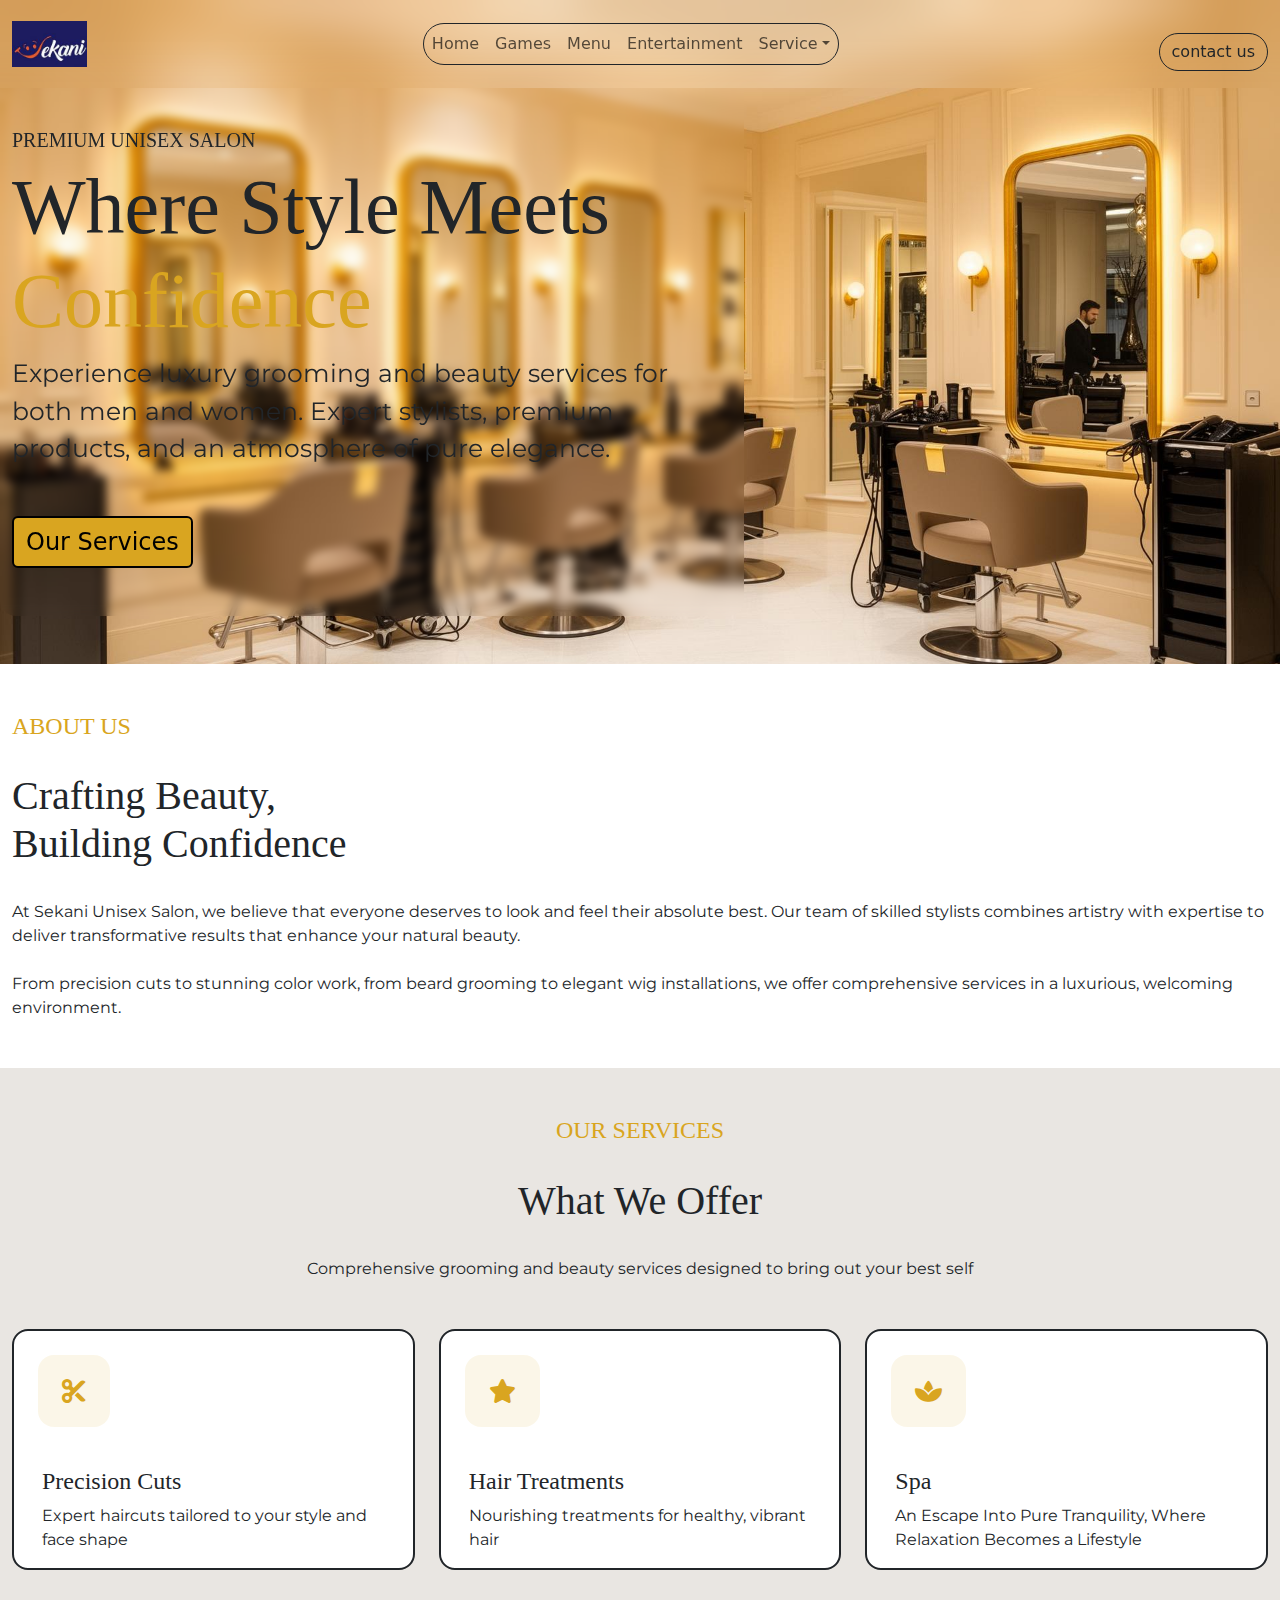
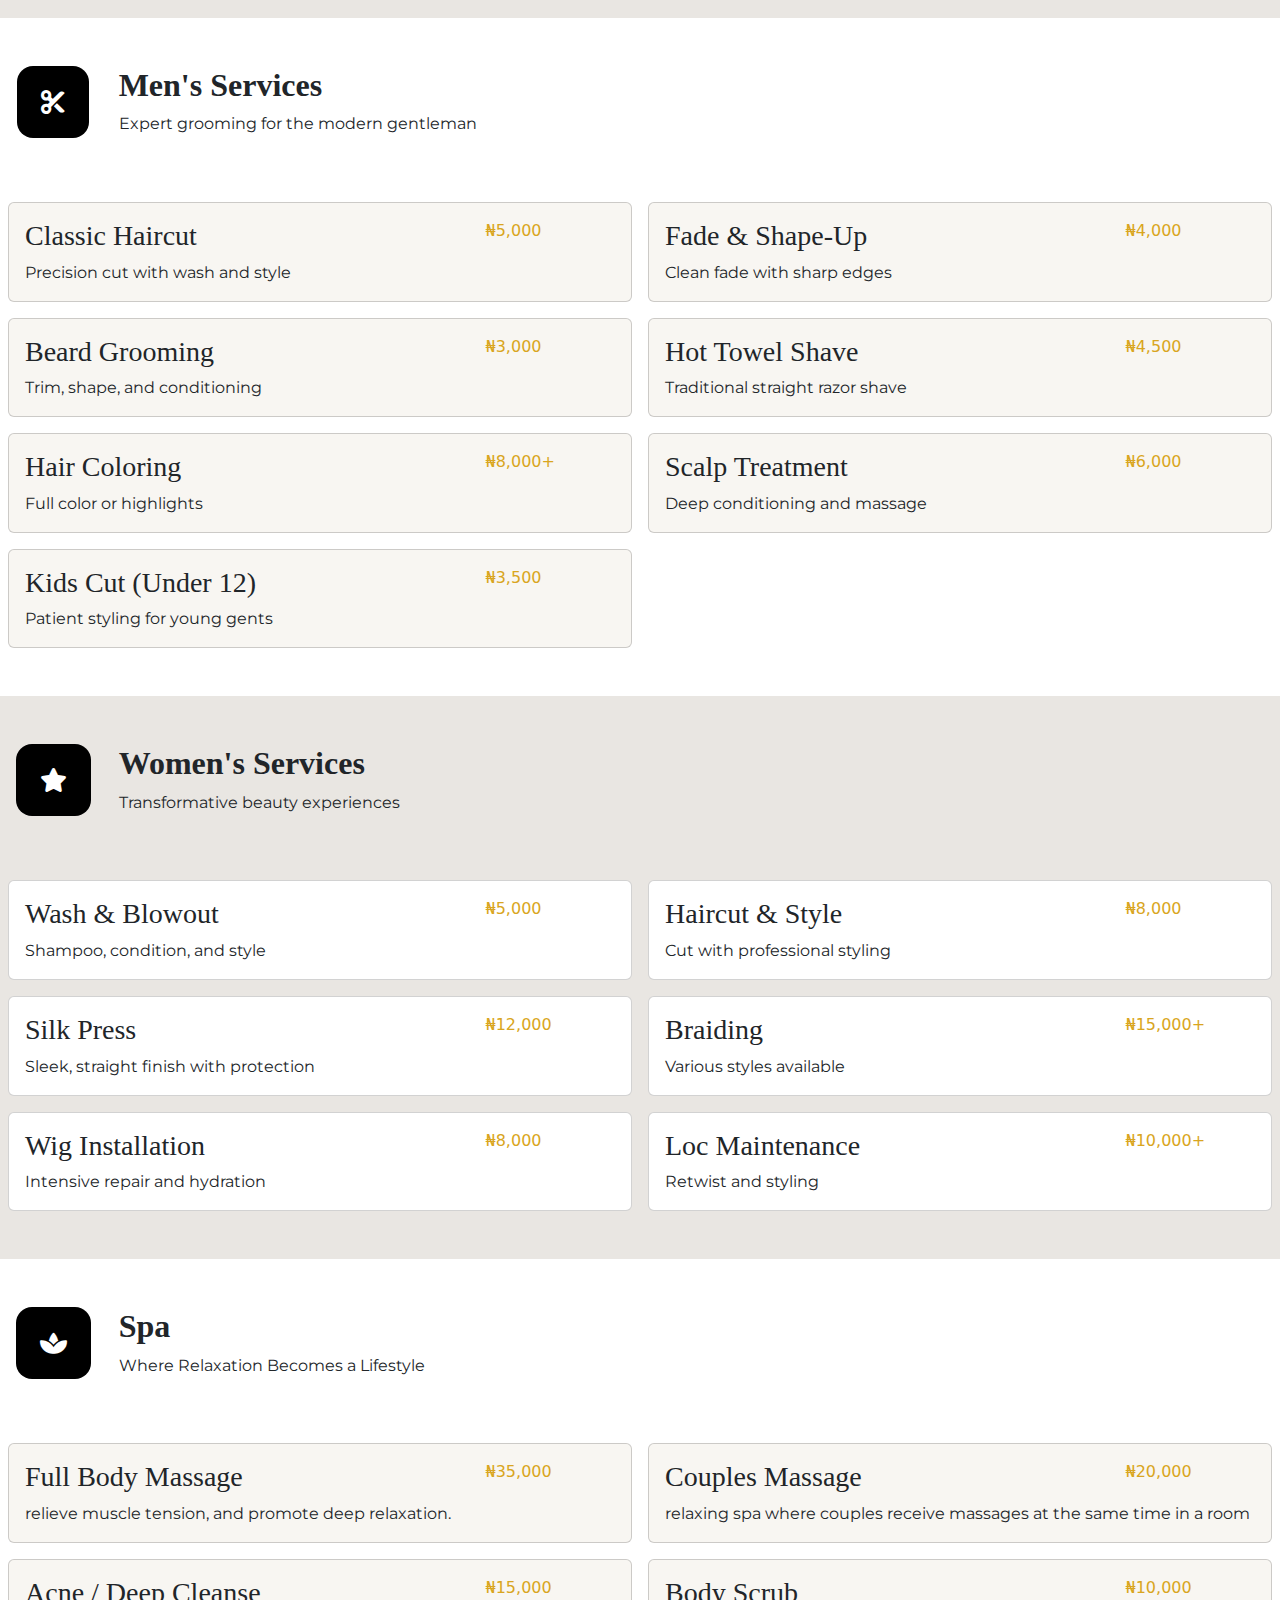
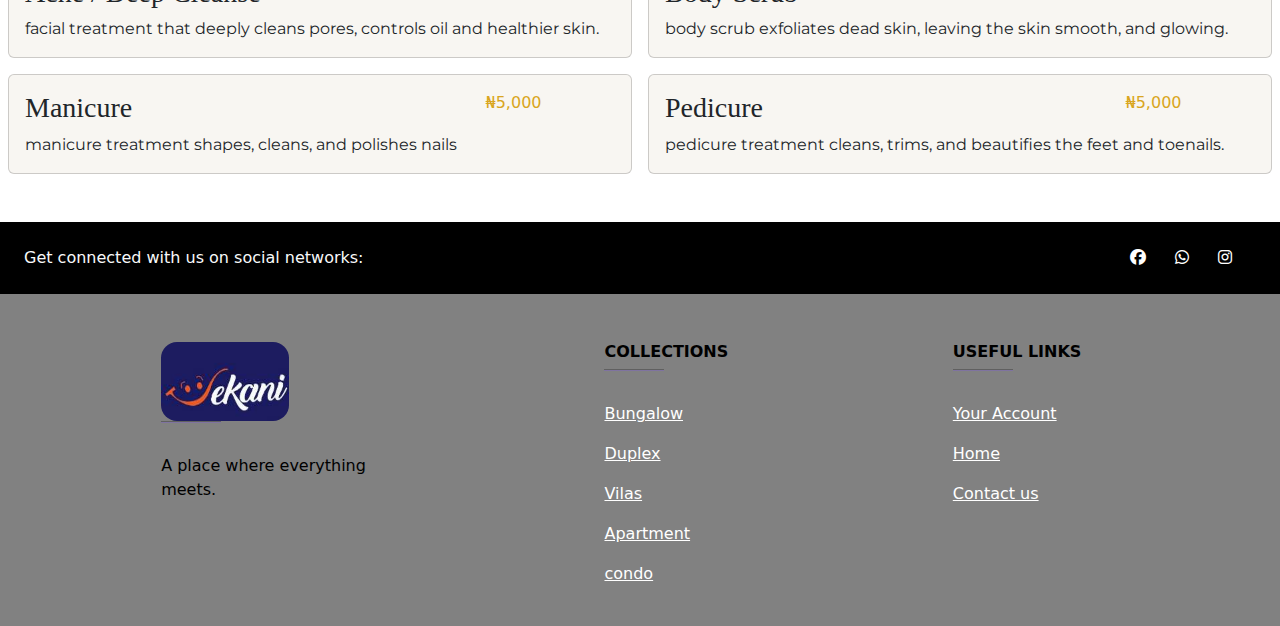
<file: saloon.html>
<!DOCTYPE html>
<html lang="en">

<head>
  <meta charset="UTF-8" />
  <meta name="viewport" content="width=device-width, initial-scale=1.0" />
  <meta name="description"
    content="Experience luxury, fun & comfort at SEKANI. Premium VIP lounge, swimming pool, fine dining, fitness center, and entertainment all in one destination." />
  <meta name="keywords"
    content="SEKANI, luxury lounge, VIP experience, swimming pool, fine dining, gym, entertainment center, nightlife, entertainment hub" />
  <meta name="author" content="SEKANI" />
  <title>Sekani</title>
  <link rel="stylesheet" href="assets/css/bootstrap.min.css" />
  <link rel="stylesheet" href="assets/css/style.css" />
  <link rel="stylesheet" href="assets/fontawesome/css/all.css" />
  <link rel="icon" href="assets/images/photo_2025-11-29_19-13-15.jpg" />

  <link rel="preconnect" href="https://fonts.googleapis.com" />
  <link rel="preconnect" href="https://fonts.gstatic.com" crossorigin />
  <link href="https://fonts.googleapis.com/css2?family=Montserrat:ital,wght@0,100..900;1,100..900&display=swap"
    rel="stylesheet" />
</head>

<body>
  <!-- navbar start -->
  <section>
    <nav class="navbar navbar-expand-lg py-3 fixed-top blur">
      <div class="container-fluid">
        <a class="navbar-brand" href="index.html"><img src="assets/images/photo_2025-11-29_19-13-15.jpg" width="75"
            alt="logo" /></a>

        <button class="navbar-toggler d-lg-none" type="button" data-bs-toggle="collapse"
          data-bs-target="#collapsibleNavId" aria-controls="collapsibleNavId" aria-expanded="false"
          aria-label="Toggle navigation">
          <span class="navbar-toggler-icon"></span>
        </button>
        <div class="collapse navbar-collapse" id="collapsibleNavId">
          <ul class="navbar-nav me-auto text-center mx-auto mt-lg-0" style="border: solid 1px; border-radius: 100vmax">
            <ul class="navbar-nav mx-auto mt-2 mt-lg-0 d-flex flex-wrap text-center">
              <li class="nav-item">
                <a class="nav-link saloon-nav-hover" href="index.html" aria-current="page">Home <span
                    class="visually-hidden">(current)</span></a>
              </li>
              <li class="nav-item">
                <a class="nav-link saloon-nav-hover" href="#">Games</a>
              </li>
              <li class="nav-item">
                <a class="nav-link saloon-nav-hover" href="eatry.html">Menu</a>
              </li>
              <li class="nav-item">
                <a class="nav-link saloon-nav-hover" href="#">Entertainment</a>
              </li>
              <li class="nav-item dropdown">
                <a class="nav-link dropdown-toggle saloon-nav-hover" href="#" id="dropdownId" data-bs-toggle="dropdown"
                  aria-haspopup="true" aria-expanded="false">Service</a>
                <div style="background-color: var(--gold);" class="dropdown-menu" aria-labelledby="dropdownId" style="background-color: transparent">
                  <a class="dropdown-item text-center saloon-hover text-white" href="#">Gym</a>
                  <hr />
                  <a class="dropdown-item text-center saloon-hover text-white" href="VIP_Lounge.html">VIP Loudge</a>
                  <hr />
                  <a class="dropdown-item text-center saloon-hover active_saloon" href="saloon.html">Saloon</a>
                  <hr />
                  <a class="dropdown-item text-center saloon-hover text-white" href="swimming-pool.html">Pool Bar</a>
                  <hr />
                  <a class="dropdown-item text-center saloon-hover text-white" href="planning.html">Catering and event planning</a>
                  <hr />
                </div>
              </li>
            </ul>
          </ul>
          <div class="text-center text-sm-center">
            <a href="contact.html">
              <div button type="button" class="button_saloon scale btn btn mt-3"
                style="border: solid 1px; border-radius: 100vmax">
                contact us
              </div>
            </a>
          </div>
        </div>
      </div>
    </nav>
  </section>
  <!-- navbar end -->

  <!-- hero start -->
  <section class="saloon_hero">
    <div class="container row">
      <div class="col-11 col-lg-8 saloon_gradient my-5">
        <div class="saloon_text">
          <div class="h4 text-uppercase" style="font-family: mont">
            Premium Unisex Salon
          </div>
          <div class="h1 text-capitalize" style="font-family: serif">
            Where Style Meets <span class="gold">Confidence</span>
          </div>
          <div class="p" style="font-family: Montserrat">
            Experience luxury grooming and beauty services for both men and
            women. Expert stylists, premium products, and an atmosphere of
            pure elegance.
          </div>
        </div>
        <a href="#saloon_services" class="btn button_saloon2 my-5 fs-4">
          Our Services
        </a>
      </div>
      <div class="col-1 col-lg-4"></div>
    </div>
  </section>
  <!-- hero end -->

  <!-- about us start -->
  <section class="container-fluid py-5">
    <div class="h4 text-uppercase gold" style="font-family: mont">
      about us
    </div>
    <br />
    <div class="h1 text-capitalize" style="font-family: serif">
      Crafting Beauty, <br />
      Building Confidence
    </div>
    <br />
    <div class="p" style="font-family: Montserrat">
      At Sekani Unisex Salon, we believe that everyone deserves to look and
      feel their absolute best. Our team of skilled stylists combines artistry
      with expertise to deliver transformative results that enhance your
      natural beauty. <br /><br />
      From precision cuts to stunning color work, from beard grooming to
      elegant wig installations, we offer comprehensive services in a
      luxurious, welcoming environment.
    </div>
  </section>
  <!-- about us end -->

  <!-- our services start -->
  <section style="background-color: #e9e6e2">
    <div class="container-fluid">
      <div class="text-center py-5">
        <div class="h4 text-uppercase gold" style="font-family: mont">
          our services
        </div>
        <br />
        <div class="h1 text-capitalize" style="font-family: serif">
          what we offer
        </div>
        <br />
        <div class="p" style="font-family: Montserrat">
          Comprehensive grooming and beauty services designed to bring out
          your best self
        </div>
      </div>
      <div class="row pb-5">
        <div class="col-12 col-lg-4">
          <div class="card container saloon_hover" style="border-radius: 1rem; border: solid 2px">
            <div class="row">
              <div class="col-2 pt-4 ps-4">
                <i class="fa-solid fa-scissors saloon_moji pt-4"></i>
              </div>
            </div>
            <div class="card-body">
              <div class="h4 text-capitalize pt-4" style="font-family: serif">
                Precision Cuts
              </div>
              <div class="p pt2" style="font-family: Montserrat">
                Expert haircuts tailored to your style and face shape
              </div>
            </div>
          </div>
        </div>
        <div class="col-12 col-lg-4">
          <div class="card container saloon_hover" style="border-radius: 1rem; border: solid 2px">
            <div class="row">
              <div class="col-2 pt-4 ps-4">
                <i class="fa-solid fa-star saloon_moji pt-4"></i>
              </div>
            </div>
            <div class="card-body">
              <div class="h4 text-capitalize pt-4" style="font-family: serif">
                Hair Treatments
              </div>
              <div class="p pt2" style="font-family: Montserrat">
                Nourishing treatments for healthy, vibrant hair
              </div>
            </div>
          </div>
        </div>
        <div class="col-12 col-lg-4">
          <div class="card container saloon_hover" style="border-radius: 1rem; border: solid 2px">
            <div class="row">
              <div class="col-2 pt-4 ps-4">
                <i class="fa-solid fa-spa saloon_moji pt-4"></i>
              </div>
            </div>
            <div class="card-body">
              <div class="h4 text-capitalize pt-4" style="font-family: serif">
                spa
              </div>
              <div class="p pt2" style="font-family: Montserrat">
                An Escape Into Pure Tranquility, Where Relaxation Becomes a Lifestyle
              </div>
            </div>
          </div>
        </div>
      </div>
    </div>
  </section>
  <!-- our services end -->

  <!-- list start -->
  <section class="container-fluid" id="saloon_services">
    <div class="row py-5">
      <div class="col-3 col-lg-1 text-center">
        <i class="fa-solid fa-scissors saloon_moji pt-4" style="color: white; background-color: black"></i>
      </div>
      <div class="col-9 col-lg-11">
        <div class="row">
          <div class="h2 fw-bold text-capitalize" style="font-family: serif">
            Men's Services
          </div>
          <div class="col-12">
            <div class="p pt2" style="font-family: Montserrat">
              Expert grooming for the modern gentleman
            </div>
          </div>
        </div>
      </div>
    </div>

    <div class="row pb-5">
      <div class="col-lg-6 col-12 list_hover g-3">
        <div class="card" style="background-color: #f8f6f2">
          <div class="card-body">
            <div class="row">
              <div class="col-9">
                <div class="h3 text-capitalize list_hov" style="font-family: serif">
                  Classic Haircut
                </div>
              </div>
              <div class="col-3 gold">₦5,000</div>
            </div>

            <div class="p" style="font-family: Montserrat">
              Precision cut with wash and style
            </div>
          </div>
        </div>
      </div>
      <div class="col-lg-6 col-12 list_hover g-3">
        <div class="card" style="background-color: #f8f6f2">
          <div class="card-body">
            <div class="row">
              <div class="col-9">
                <div class="h3 text-capitalize list_hov" style="font-family: serif">
                  Fade & Shape-Up
                </div>
              </div>
              <div class="col-3 gold">₦4,000</div>
            </div>

            <div class="p" style="font-family: Montserrat">
              Clean fade with sharp edges
            </div>
          </div>
        </div>
      </div>
      <div class="col-lg-6 col-12 list_hover g-3">
        <div class="card" style="background-color: #f8f6f2">
          <div class="card-body">
            <div class="row">
              <div class="col-9">
                <div class="h3 text-capitalize list_hov" style="font-family: serif">
                  Beard Grooming
                </div>
              </div>
              <div class="col-3 gold">₦3,000</div>
            </div>

            <div class="p" style="font-family: Montserrat">
              Trim, shape, and conditioning
            </div>
          </div>
        </div>
      </div>
      <div class="col-lg-6 col-12 list_hover g-3">
        <div class="card" style="background-color: #f8f6f2">
          <div class="card-body">
            <div class="row">
              <div class="col-9">
                <div class="h3 text-capitalize list_hov" style="font-family: serif">
                  Hot Towel Shave
                </div>
              </div>
              <div class="col-3 gold">₦4,500</div>
            </div>

            <div class="p" style="font-family: Montserrat">
              Traditional straight razor shave
            </div>
          </div>
        </div>
      </div>
      <div class="col-lg-6 col-12 list_hover g-3">
        <div class="card" style="background-color: #f8f6f2">
          <div class="card-body">
            <div class="row">
              <div class="col-9">
                <div class="h3 text-capitalize list_hov" style="font-family: serif">
                  Hair Coloring
                </div>
              </div>
              <div class="col-3 gold">₦8,000+</div>
            </div>

            <div class="p" style="font-family: Montserrat">
              Full color or highlights
            </div>
          </div>
        </div>
      </div>
      <div class="col-lg-6 col-12 list_hover g-3">
        <div class="card" style="background-color: #f8f6f2">
          <div class="card-body">
            <div class="row">
              <div class="col-9">
                <div class="h3 text-capitalize list_hov" style="font-family: serif">
                  Scalp Treatment
                </div>
              </div>
              <div class="col-3 gold">₦6,000</div>
            </div>

            <div class="p" style="font-family: Montserrat">
              Deep conditioning and massage
            </div>
          </div>
        </div>
      </div>
      <div class="col-lg-6 col-12 list_hover g-3">
        <div class="card" style="background-color: #f8f6f2">
          <div class="card-body">
            <div class="row">
              <div class="col-9">
                <div class="h3 text-capitalize list_hov" style="font-family: serif">
                  Kids Cut (Under 12)
                </div>
              </div>
              <div class="col-3 gold">₦3,500</div>
            </div>

            <div class="p" style="font-family: Montserrat">
              Patient styling for young gents
            </div>
          </div>
        </div>
      </div>
    </div>
  </section>
  <div class="container-fluid" style="background-color: #e9e6e2">
    <div class="row py-5">
      <div class="col-3 col-lg-1 text-center">
        <i class="fa-solid fa-star saloon_moji pt-4" style="color: white; background-color: black"></i>
      </div>
      <div class="col-9 col-lg-11">
        <div class="row">
          <div class="h2 fw-bold text-capitalize" style="font-family: serif">
            Women's Services
          </div>
          <div class="col-12">
            <div class="p pt2" style="font-family: Montserrat">
              Transformative beauty experiences
            </div>
          </div>
        </div>
      </div>
    </div>

    <div class="row pb-5">
      <div class="col-lg-6 col-12 list_hover g-3">
        <div class="card">
          <div class="card-body">
            <div class="row">
              <div class="col-9">
                <div class="h3 text-capitalize list_hov" style="font-family: serif">
                  Wash & Blowout
                </div>
              </div>
              <div class="col-3 gold">₦5,000</div>
            </div>

            <div class="p" style="font-family: Montserrat">
              Shampoo, condition, and style
            </div>
          </div>
        </div>
      </div>
      <div class="col-lg-6 col-12 list_hover g-3">
        <div class="card">
          <div class="card-body">
            <div class="row">
              <div class="col-9">
                <div class="h3 text-capitalize list_hov" style="font-family: serif">
                  Haircut & Style
                </div>
              </div>
              <div class="col-3 gold">₦8,000</div>
            </div>

            <div class="p" style="font-family: Montserrat">
              Cut with professional styling
            </div>
          </div>
        </div>
      </div>
      <div class="col-lg-6 col-12 list_hover g-3">
        <div class="card">
          <div class="card-body">
            <div class="row">
              <div class="col-9">
                <div class="h3 text-capitalize list_hov" style="font-family: serif">
                  Silk Press
                </div>
              </div>
              <div class="col-3 gold">₦12,000</div>
            </div>

            <div class="p" style="font-family: Montserrat">
              Sleek, straight finish with protection
            </div>
          </div>
        </div>
      </div>
      <div class="col-lg-6 col-12 list_hover g-3">
        <div class="card">
          <div class="card-body">
            <div class="row">
              <div class="col-9">
                <div class="h3 text-capitalize list_hov" style="font-family: serif">
                  Braiding
                </div>
              </div>
              <div class="col-3 gold">₦15,000+</div>
            </div>

            <div class="p" style="font-family: Montserrat">
              Various styles available
            </div>
          </div>
        </div>
      </div>
      <div class="col-lg-6 col-12 list_hover g-3">
        <div class="card">
          <div class="card-body">
            <div class="row">
              <div class="col-9">
                <div class="h3 text-capitalize list_hov" style="font-family: serif">
                  Wig Installation
                </div>
              </div>
              <div class="col-3 gold">₦8,000</div>
            </div>

            <div class="p" style="font-family: Montserrat">
              Intensive repair and hydration
            </div>
          </div>
        </div>
      </div>
      <div class="col-lg-6 col-12 list_hover g-3">
        <div class="card">
          <div class="card-body">
            <div class="row">
              <div class="col-9">
                <div class="h3 text-capitalize list_hov" style="font-family: serif">
                  Loc Maintenance
                </div>
              </div>
              <div class="col-3 gold">₦10,000+</div>
            </div>

            <div class="p" style="font-family: Montserrat">
              Retwist and styling
            </div>
          </div>
        </div>
      </div>
    </div>
  </div>
  <section class="container-fluid" id="saloon_services">
    <div class="row py-5">
      <div class="col-3 col-lg-1 text-center">
        <i class="fa-solid fa-spa saloon_moji pt-4" style="color: white; background-color: black"></i>
      </div>
      <div class="col-9 col-lg-11">
        <div class="row">
          <div class="h2 fw-bold text-capitalize" style="font-family: serif">
            spa
          </div>
          <div class="col-12">
            <div class="p pt2" style="font-family: Montserrat">
              Where Relaxation Becomes a Lifestyle
            </div>
          </div>
        </div>
      </div>
    </div>

    <div class="row pb-5">
      <div class="col-lg-6 col-12 list_hover g-3">
        <div class="card" style="background-color: #f8f6f2">
          <div class="card-body">
            <div class="row">
              <div class="col-9">
                <div class="h3 text-capitalize list_hov" style="font-family: serif">
                  full body Massage
                </div>
              </div>
              <div class="col-3 gold">₦35,000</div>
            </div>

            <div class="p" style="font-family: Montserrat">
              relieve muscle tension, and promote deep relaxation.
            </div>
          </div>
        </div>
      </div>
      <div class="col-lg-6 col-12 list_hover g-3">
        <div class="card" style="background-color: #f8f6f2">
          <div class="card-body">
            <div class="row">
              <div class="col-9">
                <div class="h3 text-capitalize list_hov" style="font-family: serif">
                  Couples Massage
                </div>
              </div>
              <div class="col-3 gold">₦20,000</div>
            </div>

            <div class="p" style="font-family: Montserrat">
              relaxing spa where couples receive massages at the same time in a room
            </div>
          </div>
        </div>
      </div>
      <div class="col-lg-6 col-12 list_hover g-3">
        <div class="card" style="background-color: #f8f6f2">
          <div class="card-body">
            <div class="row">
              <div class="col-9">
                <div class="h3 text-capitalize list_hov" style="font-family: serif">
                  Acne / Deep Cleanse
                </div>
              </div>
              <div class="col-3 gold">₦15,000</div>
            </div>

            <div class="p" style="font-family: Montserrat">
              facial treatment that deeply cleans pores, controls oil and healthier skin.
            </div>
          </div>
        </div>
      </div>
      <div class="col-lg-6 col-12 list_hover g-3">
        <div class="card" style="background-color: #f8f6f2">
          <div class="card-body">
            <div class="row">
              <div class="col-9">
                <div class="h3 text-capitalize list_hov" style="font-family: serif">
                  Body Scrub
                </div>
              </div>
              <div class="col-3 gold">₦10,000</div>
            </div>

            <div class="p" style="font-family: Montserrat">
              body scrub exfoliates dead skin, leaving the skin smooth, and glowing.
            </div>
          </div>
        </div>
      </div>
      <div class="col-lg-6 col-12 list_hover g-3">
        <div class="card" style="background-color: #f8f6f2">
          <div class="card-body">
            <div class="row">
              <div class="col-9">
                <div class="h3 text-capitalize list_hov" style="font-family: serif">
                  Manicure
                </div>
              </div>
              <div class="col-3 gold">₦5,000</div>
            </div>

            <div class="p" style="font-family: Montserrat">
              manicure treatment shapes, cleans, and polishes nails
            </div>
          </div>
        </div>
      </div>
      <div class="col-lg-6 col-12 list_hover g-3">
        <div class="card" style="background-color: #f8f6f2">
          <div class="card-body">
            <div class="row">
              <div class="col-9">
                <div class="h3 text-capitalize list_hov" style="font-family: serif">
                  Pedicure
                </div>
              </div>
              <div class="col-3 gold">₦5,000</div>
            </div>

            <div class="p" style="font-family: Montserrat">
              pedicure treatment cleans, trims, and beautifies the feet and toenails.
            </div>
          </div>
        </div>
      </div>
    </div>
  </section>
  <!-- list end -->

  <!-- Footer starts -->
  <section class="">
    <footer class="text-lg-start text-body-light text-black" style="background-color: rgba(0, 0, 0, 0.493)">
      <!-- Section: Social media -->

      <section class="d-flex justify-content-between p-4" style="background-color: black">
        <!-- Left -->
        <div class="me-5 text-light">
          <span>Get connected with us on social networks:</span>
        </div>
        <!-- Left -->

        <!-- Right -->
        <div>
          <!-- <a href="https://m.facebook.com/?wtsid=rdr_0tO9OEiiul07JYYzH" style="text-decoration: none;"
                        class="text-white me-4">
                        <i class="fab fa-facebook-f"></i>
                    </a> -->
          <a href="https://x.com/" class="text-white me-4" style="text-decoration: none">
            <i class="fab fa-facebook"></i>
          </a>
          <a href="google.com" class="text-white me-4" style="text-decoration: none">
            <i class="fab fa-whatsapp"></i>
          </a>
          <a href="https://www.instagram.com/leslieamadii/" blank class="text-white me-4" style="text-decoration: none">
            <i class="fab fa-instagram"></i>
          </a>
          <!-- <a href="linkedin.com" class="text-white me-4" style="text-decoration: none;">
                        <i class="fab fa-linkedin"></i>
                    </a> -->
        </div>
      </section>
      <!-- Right -->

      <!-- Section: Social media -->

      <!-- Section: Links  -->
      <section class="">
        <div class="container text-center text-md-start mt-5">
          <!-- Grid row -->
          <div class="row mt-3">
            <!-- Grid column -->
            <div class="col-md-3 col-lg-4 col-xl-3 mx-auto mb-4">
              <!-- Content -->
              <img src="assets/images/photo_2025-11-29_19-13-15.jpg" style="width: 8rem; border-radius: 1rem" />
              <br />
              <!-- <h1 class="text-uppercase fw-bold"> <span style="color: blue;">se</span><span
                                    style="color: red;">ka</span><span style="color: blue;">ni</span></h1> -->
              <hr class="mb-4 mt-0 d-inline-block mx-auto"
                style="width: 60px; background-color: #7c4dff; height: 2px" />
              <p>A place where everything meets.</p>
            </div>
            <!-- Grid column -->

            <!-- Grid column -->
            <div class="col-md-2 col-lg-2 col-xl-2 mx-auto mb-4">
              <!-- Links -->
              <h6 class="text-uppercase fw-bold">collections</h6>
              <hr class="mb-4 mt-0 d-inline-block mx-auto"
                style="width: 60px; background-color: #7c4dff; height: 2px" />
              <p>
                <a href="#" class="text-white">Bungalow</a>
              </p>
              <p>
                <a href="#" class="text-white">Duplex</a>
              </p>
              <p>
                <a href="#" class="text-white">Vilas</a>
              </p>
              <p>
                <a href="#" class="text-white">Apartment</a>
              </p>
              <p>
                <a href="#" class="text-white">condo</a>
              </p>
            </div>
            <!-- Grid column -->

            <!-- Grid column -->
            <div class="col-md-3 col-lg-2 col-xl-2 mx-auto mb-4">
              <!-- Links -->
              <h6 class="text-uppercase fw-bold">Useful links</h6>
              <hr class="mb-4 mt-0 d-inline-block mx-auto"
                style="width: 60px; background-color: #7c4dff; height: 2px" />
              <p>
                <a href="#" class="text-white">Your Account</a>
              </p>
              <p>
                <a href="index.html" class="text-white">Home</a>
              </p>
              <p>
                <a href="contact.html" class="text-white">Contact us</a>
              </p>
            </div>
          </div>
        </div>
      </section>
    </footer>
  </section>
  <!-- footer ends -->

  <script src="assets/js/bootstrap.bundle.min.js"></script>
</body>

</html>
</file>
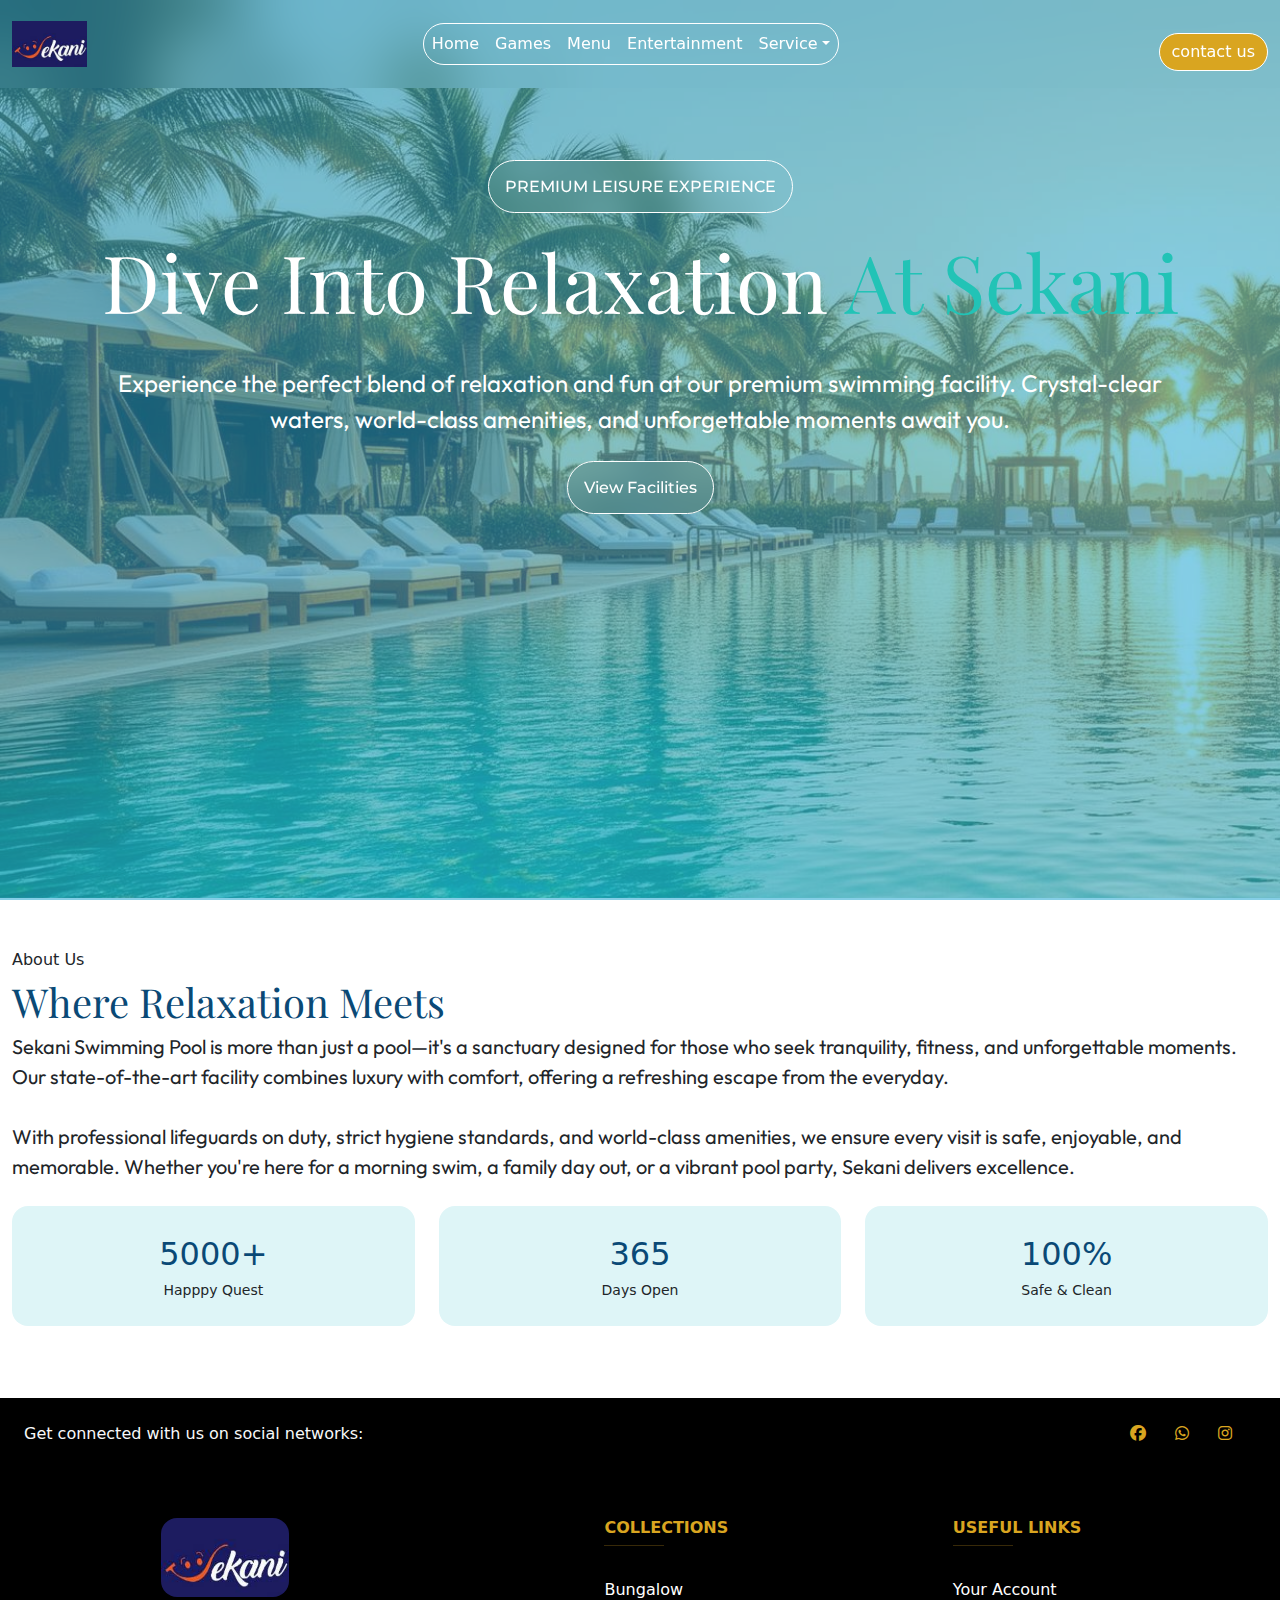
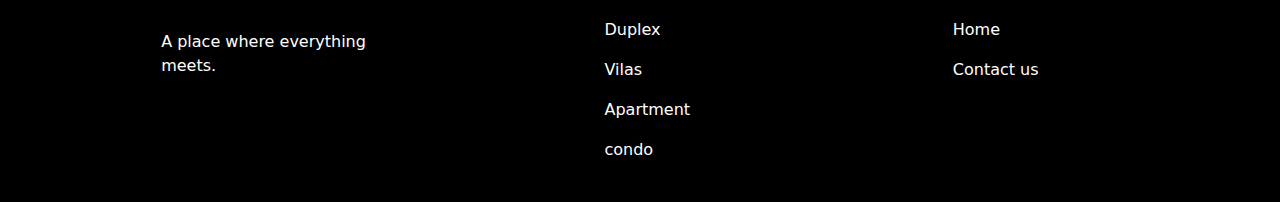
<file: swimming-pool.html>
<!DOCTYPE html>
<html lang="en">

<head>
    <meta charset="UTF-8">
    <meta name="viewport" content="width=device-width, initial-scale=1.0">
    <meta name="description"
        content="Experience luxury, fun & comfort at SEKANI. Premium VIP lounge, swimming pool, fine dining, fitness center, and entertainment all in one destination." />
    <meta name="keywords"
        content="SEKANI, luxury lounge, VIP experience, swimming pool, fine dining, gym, entertainment center, nightlife, entertainment hub" />
    <meta name="author" content="SEKANI" />
    <title>Sekani</title>
    <link rel="stylesheet" href="assets/css/bootstrap.min.css">
    <link rel="stylesheet" href="assets/css/style.css">
    <link rel="stylesheet" href="assets/fontawesome/css/all.css">
    <link rel="icon" href="assets/images/photo_2025-11-29_19-13-15.jpg">
    <link rel="preconnect" href="https://fonts.googleapis.com">
    <link rel="preconnect" href="https://fonts.gstatic.com" crossorigin>
    <link rel="preconnect" href="https://fonts.googleapis.com">
    <link rel="preconnect" href="https://fonts.gstatic.com" crossorigin>
    <link
        href="https://fonts.googleapis.com/css2?family=Montserrat:ital,wght@0,100..900;1,100..900&family=Outfit:wght@100..900&family=Playfair+Display:ital,wght@0,400..900;1,400..900&display=swap"
        rel="stylesheet">
    <link
        href="https://fonts.googleapis.com/css2?family=Montserrat:ital,wght@0,100..900;1,100..900&family=Playfair+Display:ital,wght@0,400..900;1,400..900&display=swap"
        rel="stylesheet">
</head>

<body>
    <!-- navbar start -->
    <section>
        <nav class="navbar navbar-expand-lg py-3 text-white fixed-top nav-bar">
            <div class="container-fluid">
                <a class="navbar-brand" href="index.html"><img src="assets/images/photo_2025-11-29_19-13-15.jpg"
                        width="75" alt="logo"></a>

                <button class="navbar-toggler d-lg-none" type="button" data-bs-toggle="collapse"
                    data-bs-target="#collapsibleNavId" aria-controls="collapsibleNavId" aria-expanded="false"
                    aria-label="Toggle navigation">
                    <span class="navbar-toggler-icon"></span>
                </button>
                <div class="collapse navbar-collapse" id="collapsibleNavId">
                    <ul class="navbar-nav me-auto text-center mx-auto mt-lg-0" style="border: solid 1px; border-radius: 100vmax;
                ">
                        <ul class="navbar-nav mx-auto mt-2 mt-lg-0 d-flex flex-wrap text-center">
                            <li class="nav-item">
                                <a class="text-white nav-link text-white" href="index.html" aria-current="page">Home
                                    <span class="visually-hidden">(current)</span></a>
                            </li>
                            <li class="nav-item">
                                <a class="text-white nav-link nav-hover" href="#">Games</a>
                            </li>
                            <li class="nav-item">
                                <a class="text-white nav-link nav-hover" href="eatry.html">Menu</a>
                            </li>
                            <li class="nav-item">
                                <a class="text-white nav-link nav-hover" href="#">Entertainment</a>
                            </li>
                            <li class="nav-item dropdown">
                                <a class="text-white nav-link dropdown-toggle" href="#" id="dropdownId"
                                    data-bs-toggle="dropdown" aria-haspopup="true" aria-expanded="false">Service</a>
                                <div class="dropdown-menu" aria-labelledby="dropdownId">
                                    <a class="dropdown-item text-center text-dark" href="#">Gym</a>
                                    <hr>
                                    <a class="dropdown-item text-center text-dark" href="VIP_Lounge.html">VIP
                                        Loudge</a>
                                    <hr>
                                    <a class="dropdown-item text-center text-dark" href="saloon.html">Saloon</a>
                                    <hr>
                                    <a class="dropdown-item text-center active text-dark" href="swimming-pool.html">Pool
                                        Bar</a>
                                    <hr>
                                </div>
                            </li>
                        </ul>

                    </ul>
                    <div class="text-center text-sm-center">
                        <a href="contact.html">
                            <div type="button" class="button_vip scale btn btn mt-3 text-white"
                                style=" border: solid 1px; border-radius: 100vmax;">
                                contact us
                            </div>
                        </a>
                    </div>
                </div>

            </div>
        </nav>
        </div>
    </section>
    <!-- navbar end -->

    <!-- hero start -->
    <section class="swim_hero">
        <div class="color-swim">
            <div class="container text-center pad">
                <div class="h4 fs-6 text-uppercase size-swim1 blur">
                    Premium Leisure Experience
                </div><br />
                <div class="text-capitalize text-white size-swim2">
                    Dive Into Relaxation <span style="color: var(--cyan);">at Sekani</span>
                </div><br />
                <div class="p text-white size-swim3">
                    Experience the perfect blend of relaxation and fun at our premium swimming facility. Crystal-clear
                    waters, world-class amenities, and unforgettable moments await you.
                </div><br>
                <a href="#swim" class="text-decoration-none">
                    <div class="h4 fs-6 text-capitalize size-swim1 blur">
                        view facilities
                    </div>
                </a>

            </div>
        </div>
    </section>
    <!-- hero end -->

    <!-- about us start -->
    <!-- the Experience start -->
    <section style="padding-top: 100dvh;" class="container-fluid">
        <div class="py-5">
            <div class="text-capitalize swim-button">
                about us
            </div>
            <div class="text-capitalize fs-1 size-swim2" style="color: #0a4976;">
                Where Relaxation Meets
            </div>
            <div class="p text-dark fs-5 size-swim3">
                Sekani Swimming Pool is more than just a pool—it's a sanctuary designed for those who seek tranquility,
                fitness, and unforgettable moments. Our state-of-the-art facility combines luxury with comfort, offering
                a refreshing escape from the everyday. <br> <br>

                With professional lifeguards on duty, strict hygiene standards, and world-class amenities, we ensure
                every visit is safe, enjoyable, and memorable. Whether you're here for a morning swim, a family day out,
                or a vibrant pool party, Sekani delivers excellence.
            </div>
            <div class="row py-4">
                <div class="col-4">
                    <div class="text-center py-4" style="background-color: #def5f7; border-radius: 1rem;">
                        <div style="color: #0a4976;" class="fs-2">5000+</div>
                        <small class="text-capitalize">happpy quest</small>
                    </div>
                </div>
                <div class="col-4">
                    <div class="text-center py-4" style="background-color: #def5f7; border-radius: 1rem;">
                        <div style="color: #0a4976;" class="fs-2">365</div>
                        <small class="text-capitalize">days open</small>
                    </div>
                </div>
                <div class="col-4">
                    <div class="text-center py-4" style="background-color: #def5f7; border-radius: 1rem;">
                        <div style="color: #0a4976;" class="fs-2">100%</div>
                        <small class="text-capitalize">safe & clean</small>
                    </div>
                </div>
                
                </div>
            </div>

        </div>
    </section>
    <!-- about us end -->



    <!-- Footer starts -->
    <section>
        <footer class=" text-lg-start text-body-light text-black" style="background-color: rgb(0, 0, 0)">
            <!-- Section: Social media -->

            <section class="d-flex justify-content-between p-4" style="background-color: black">
                <!-- Left -->
                <div class="me-5 text-light">
                    <span>Get connected with us on social networks:</span>
                </div>
                <!-- Left -->

                <!-- Right -->
                <div>
                    <!-- <a href="https://m.facebook.com/?wtsid=rdr_0tO9OEiiul07JYYzH" style="text-decoration: none;"
                        class="text-white me-4">
                        <i class="fab fa-facebook-f"></i>
                    </a> -->
                    <a href="https://x.com/" class="text-white me-4" style="text-decoration: none;">
                        <i class="fab fa-facebook gold"></i>
                    </a>
                    <a href="google.com" class="text-white me-4" style="text-decoration: none;">
                        <i class="fab fa-whatsapp gold"></i>
                    </a>
                    <a href="https://www.instagram.com/leslieamadii/" blank class="text-white me-4"
                        style="text-decoration: none;">
                        <i class="fab fa-instagram gold"></i>
                    </a>
                    <!-- <a href="linkedin.com" class="text-white me-4" style="text-decoration: none;">
                        <i class="fab fa-linkedin"></i>
                    </a> -->
                </div>
            </section>
            <!-- Right -->

            <!-- Section: Social media -->

            <!-- Section: Links  -->
            <section class="">
                <div class="container text-center text-md-start mt-5">
                    <!-- Grid row -->
                    <div class="row mt-3">
                        <!-- Grid column -->
                        <div class="col-md-3 col-lg-4 col-xl-3 mx-auto mb-4">
                            <!-- Content -->
                            <img src="assets/images/photo_2025-11-29_19-13-15.jpg"
                                style="width: 8rem;border-radius: 1rem;"> <br>
                            <!-- <h1 class="text-uppercase fw-bold"> <span style="color: blue;">se</span><span
                                    style="color: red;">ka</span><span style="color: blue;">ni</span></h1> -->
                            <hr class="mb-4 mt-0 d-inline-block mx-auto"
                                style="width: 60px; background-color: black; height: 2px" />
                            <p class="text-white">
                                A place where everything meets.
                            </p>
                        </div>
                        <!-- Grid column -->

                        <!-- Grid column -->
                        <div class="col-md-2 col-lg-2 col-xl-2 mx-auto mb-4">
                            <!-- Links -->
                            <h6 class="text-uppercase fw-bold gold">collections</h6>
                            <hr class="mb-4 mt-0 d-inline-block mx-auto gold"
                                style="width: 60px; background-color: black; height: 2px" />
                            <p>
                                <a href="#" class="text-white text-decoration-none">Bungalow</a>
                            </p>
                            <p>
                                <a href="#" class="text-white text-decoration-none">Duplex</a>
                            </p>
                            <p>
                                <a href="#" class="text-white text-decoration-none">Vilas</a>
                            </p>
                            <p>
                                <a href="#" class="text-white text-decoration-none">Apartment</a>
                            </p>
                            <p>
                                <a href="#" class="text-white text-decoration-none">condo</a>
                            </p>
                        </div>
                        <!-- Grid column -->

                        <!-- Grid column -->
                        <div class="col-md-3 col-lg-2 col-xl-2 mx-auto mb-4">
                            <!-- Links -->
                            <h6 class="text-uppercase fw-bold gold">Useful links</h6>
                            <hr class="gold mb-4 mt-0 d-inline-block mx-auto"
                                style="width: 60px; background-color: black; height: 2px" />
                            <p>
                                <a href="#" class="text-white text-decoration-none">Your Account</a>
                            </p>
                            <p>
                                <a href="index.html" class="text-white text-decoration-none">Home</a>
                            </p>
                            <p>
                                <a href="contact.html" class="text-white text-decoration-none">Contact us</a>
                            </p>
                        </div>
                    </div>
                </div>
            </section>
        </footer>
    </section>
    <!-- footer ends -->

    <script src="assets/js/bootstrap.bundle.min.js"></script>
</body>

</html>
</file>
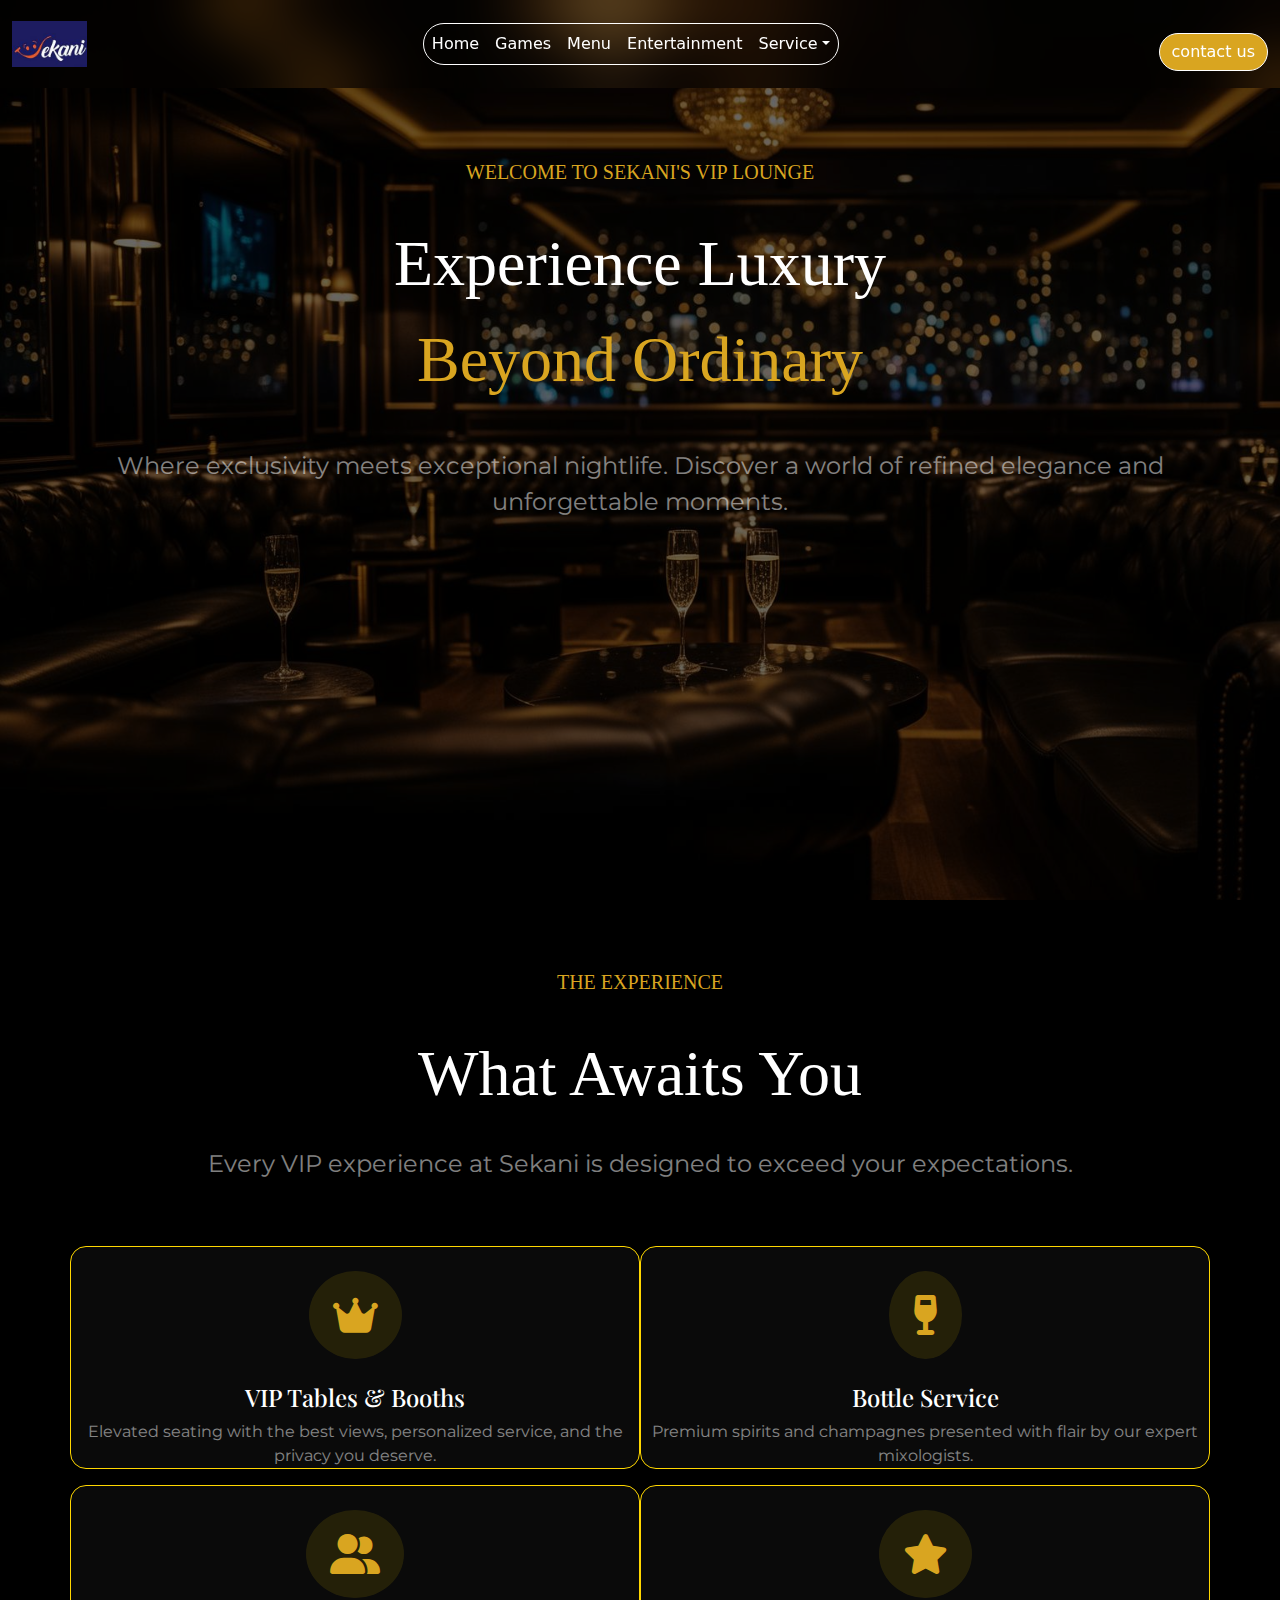
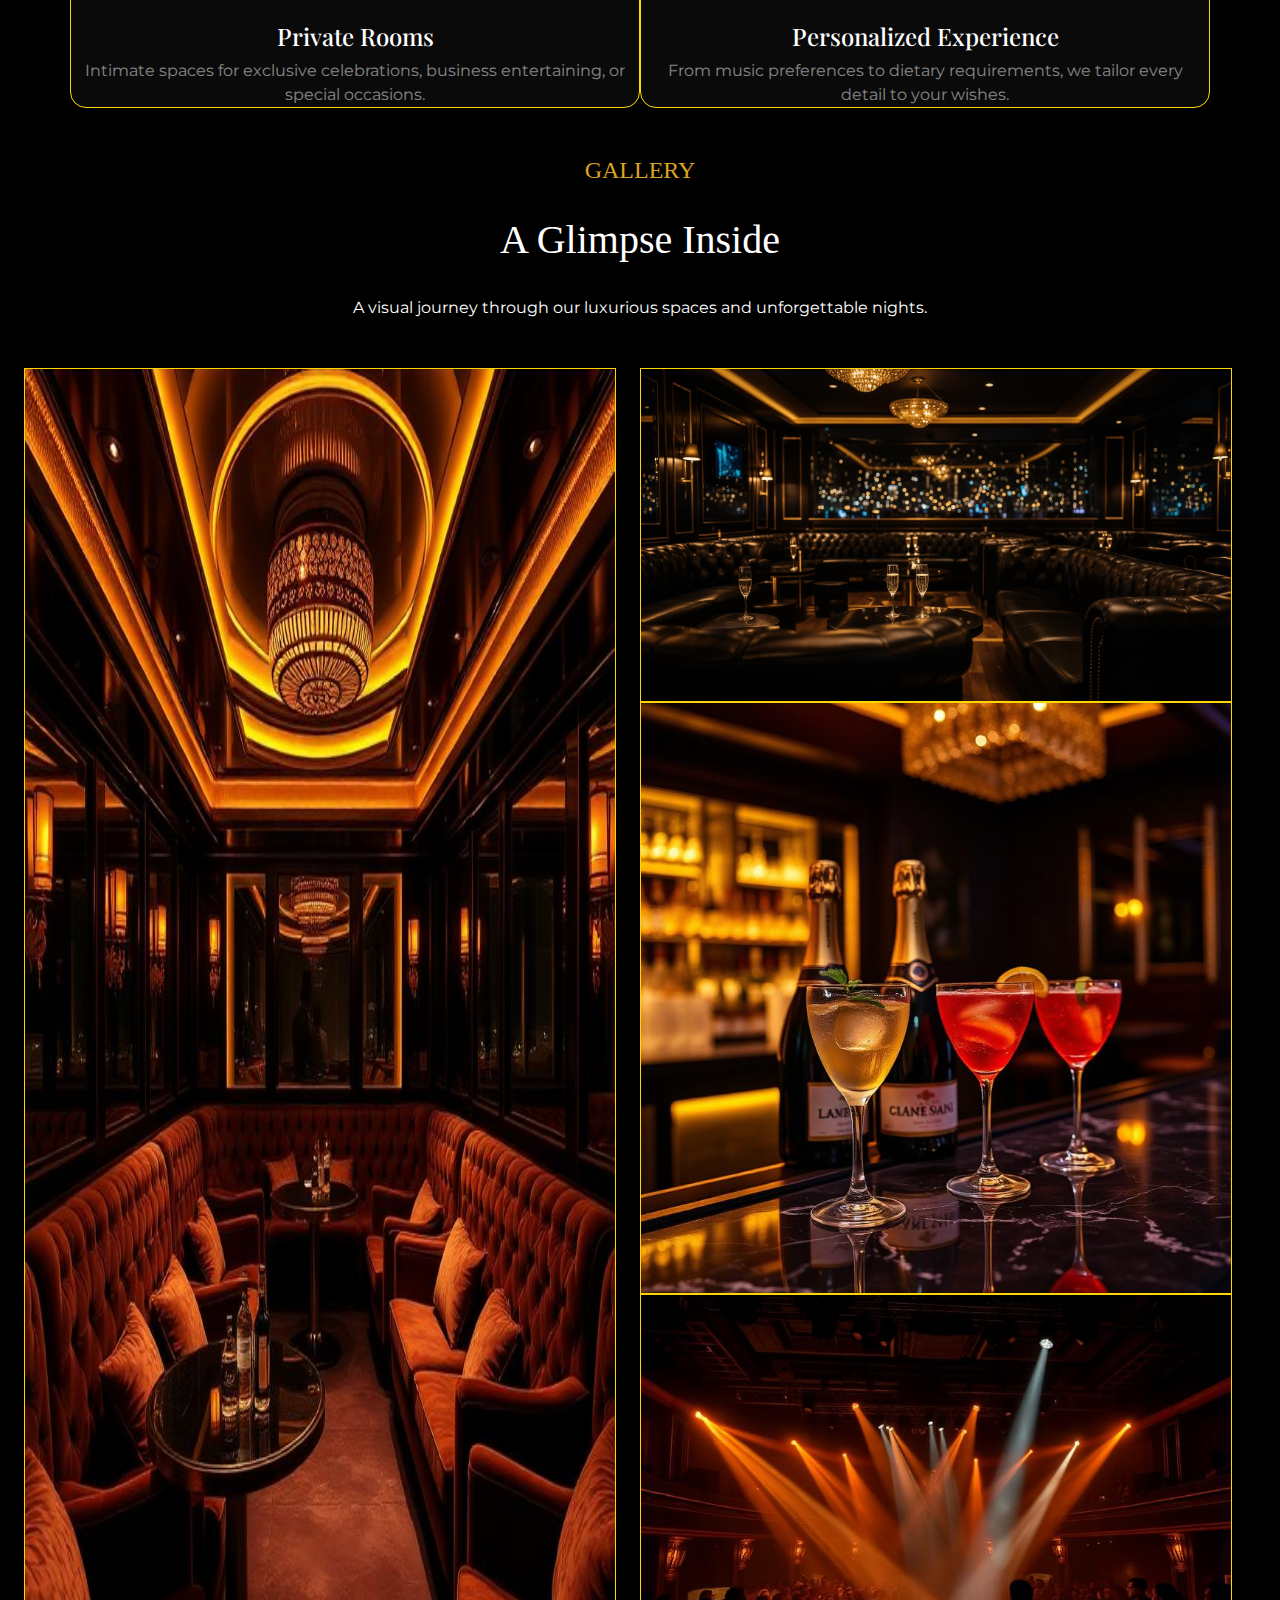
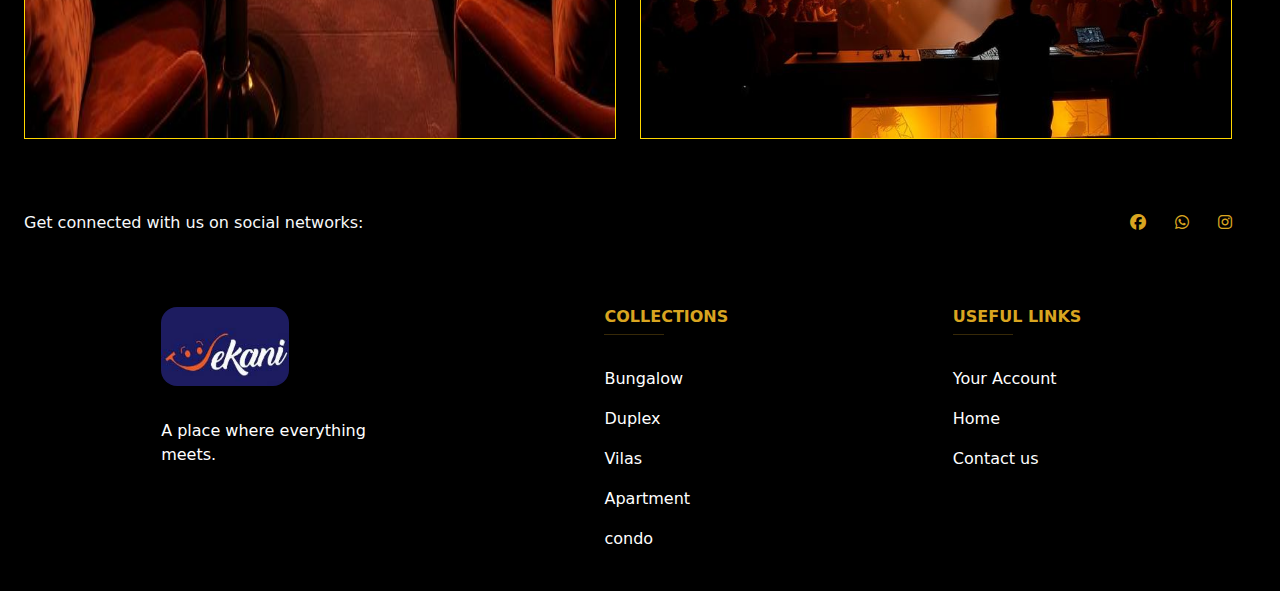
<file: VIP_Lounge.html>
<!DOCTYPE html>
<html lang="en">

<head>
    <meta charset="UTF-8">
    <meta name="viewport" content="width=device-width, initial-scale=1.0">
    <meta name="description"
        content="Experience luxury, fun & comfort at SEKANI. Premium VIP lounge, swimming pool, fine dining, fitness center, and entertainment all in one destination." />
    <meta name="keywords"
        content="SEKANI, luxury lounge, VIP experience, swimming pool, fine dining, gym, entertainment center, nightlife, entertainment hub" />
    <meta name="author" content="SEKANI" />
    <title>Sekani</title>
    <link rel="stylesheet" href="assets/css/bootstrap.min.css">
    <link rel="stylesheet" href="assets/css/style.css">
    <link rel="stylesheet" href="assets/fontawesome/css/all.css">
    <link rel="icon" href="assets/images/photo_2025-11-29_19-13-15.jpg">
    <link rel="preconnect" href="https://fonts.googleapis.com">
    <link rel="preconnect" href="https://fonts.gstatic.com" crossorigin>
    <link
        href="https://fonts.googleapis.com/css2?family=Montserrat:ital,wght@0,100..900;1,100..900&family=Playfair+Display:ital,wght@0,400..900;1,400..900&display=swap"
        rel="stylesheet">
</head>

<body>
    <!-- navbar start -->
    <section>
        <nav class="navbar navbar-expand-lg py-3 text-white fixed-top nav-bar">
            <div class="container-fluid">
                <a class="navbar-brand" href="index.html"><img src="assets/images/photo_2025-11-29_19-13-15.jpg"
                        width="75" alt="logo"></a>

                <button class="navbar-toggler d-lg-none" type="button" data-bs-toggle="collapse"
                    data-bs-target="#collapsibleNavId" aria-controls="collapsibleNavId" aria-expanded="false"
                    aria-label="Toggle navigation">
                    <span class="navbar-toggler-icon"></span>
                </button>
                <div class="collapse navbar-collapse" id="collapsibleNavId">
                    <ul class="navbar-nav me-auto text-center mx-auto mt-lg-0" style="border: solid 1px; border-radius: 100vmax;
                ">
                        <ul class="navbar-nav mx-auto mt-2 mt-lg-0 d-flex flex-wrap text-center">
                            <li class="nav-item">
                                <a class="nav-link vip-nav-hover" href="index.html" aria-current="page">Home
                                    <span class="visually-hidden">(current)</span></a>
                            </li>
                            <li class="nav-item">
                                <a class="nav-link vip-nav-hover" href="#">Games</a>
                            </li>
                            <li class="nav-item">
                                <a class="nav-link vip-nav-hover" href="eatry.html">Menu</a>
                            </li>
                            <li class="nav-item">
                                <a class="nav-link vip-nav-hover" href="#">Entertainment</a>
                            </li>
                            <li class="nav-item dropdown">
                                <a class="vip-nav-hover nav-link dropdown-toggle" href="#" id="dropdownId"
                                    data-bs-toggle="dropdown" aria-haspopup="true" aria-expanded="false">Service</a>
                                <div style="background-color: var(--gold);" class="dropdown-menu" aria-labelledby="dropdownId">
                                    <a class="dropdown-item text-center text-dark" href="#">Gym</a>
                                    <hr>
                                    <a class="dropdown-item text-center active_vip" href="VIP_Lounge.html">VIP
                                        Loudge</a>
                                    <hr>
                                    <a class="dropdown-item text-center text-dark" href="saloon.html">Saloon</a>
                                    <hr>
                                    <a class="dropdown-item text-center text-dark" href="swimming-pool.html">Pool
                                        Bar</a><hr>
                                    <a class="dropdown-item text-center text-dark" href="planning.html">Catering and event planning</a>
                                    <hr>
                                </div>
                            </li>
                        </ul>

                    </ul>
                    <div class="text-center text-sm-center">
                        <a href="contact.html">
                            <div type="button" class="button_vip scale btn btn mt-3 text-white"
                                style=" border: solid 1px; border-radius: 100vmax;">
                                contact us
                            </div>
                        </a>
                    </div>
                </div>

            </div>
        </nav>
        </div>
    </section>
    <!-- navbar end -->

    <!-- hero start -->
    <section class="loundge_hero">
        <div class="color-vip">
            <div class="container text-center pad">
                <div class="h4 fs-5 text-uppercase gold size1">
                    Welcome to Sekani's VIP lounge
                </div><br />
                <div class="text-capitalize text-white size2">
                    Experience Luxury
                    <p style="color: var(--gold);">Beyond Ordinary</p>
                </div><br />
                <div class="p text-white size3">
                    Where exclusivity meets exceptional nightlife. Discover a world of refined elegance and
                    unforgettable moments.
                </div>
            </div>
        </div>
    </section>
    <!-- hero end -->

    <!-- the Experience start -->
    <section style="padding-top: 90dvh; background-color: black;">
        <div class="container-fluid text-center pad pb-5">
            <div class="h4 fs-5 text-uppercase gold size1">
                the Experience
            </div><br />
            <div class="text-capitalize text-white size2">
                What Awaits You
            </div><br />
            <div class="p text-white size3">
                Every VIP experience at Sekani is designed to exceed your expectations.
            </div>
        </div>
        <div class="container">
            <div class="row">
                <div class="col-12 col-lg-6 g-3 scale-vip"
                    style="background-color: #14141482; border-radius: 1rem; border: solid gold 1px;">
                    <div class=" text-center">
                        <i class="fa-solid fa-crown m-4 fs-1 p-4 gold"
                            style="background-color: #ffd9001c; border-radius: 50%;"></i>
                        <div class="h4 text-white" style="font-family: Playfair Display, serif;">
                            VIP Tables & Booths
                        </div>
                        <div class="p text-white" style="font-family: Montserrat ;opacity: 0.5;">
                            Elevated seating with the best views, personalized service, and the privacy you deserve.
                        </div>
                    </div>
                </div>
                <div class="col-12 col-lg-6 g-3 scale-vip"
                    style="background-color: #14141482; border-radius: 1rem; border: solid gold 1px;">
                    <div class=" text-center">
                        <i class="fa-solid fa-wine-glass m-4 fs-1 p-4 gold"
                            style="background-color: #ffd9001c; border-radius: 50%;"></i>
                        <div class="h4 text-white" style="font-family: Playfair Display, serif;">
                            Bottle Service
                        </div>
                        <div class="p text-white" style="font-family: Montserrat ;opacity: 0.5;">
                            Premium spirits and champagnes presented with flair by our expert mixologists.
                        </div>
                    </div>
                </div>
                <div class="col-12 col-lg-6 g-3 scale-vip"
                    style="background-color: #14141482; border-radius: 1rem; border: solid gold 1px;">
                    <div class=" text-center">
                        <i class="fa-solid fa-user-group m-4 fs-1 p-4 gold"
                            style="background-color: #ffd9001c; border-radius: 50%;"></i>
                        <div class="h4 text-white" style="font-family: Playfair Display, serif;">
                            Private Rooms
                        </div>
                        <div class="p text-white" style="font-family: Montserrat ;opacity: 0.5;">
                            Intimate spaces for exclusive celebrations, business entertaining, or special occasions.
                        </div>
                    </div>
                </div>
                <div class="col-12 col-lg-6 g-3 scale-vip"
                    style="background-color: #14141482; border-radius: 1rem; border: solid gold 1px;">
                    <div class="text-center">
                        <i class="fa-solid fa-star m-4 fs-1 p-4 gold"
                            style="background-color: #ffd9001c; border-radius: 50%;"></i>
                        <div class="h4 text-white" style="font-family: Playfair Display, serif;">
                            Personalized Experience
                        </div>
                        <div class="p text-white" style="font-family: Montserrat ;opacity: 0.5;">
                            From music preferences to dietary requirements, we tailor every detail to your wishes.
                        </div>
                    </div>
                </div>
            </div>
        </div>
    </section>
    <!-- the Experience end -->

    <!-- gallary start -->
    <section style="background-color: black;">
        <div class="container-fluid text-center py-5">
            <div class="h4 text-uppercase gold" style="font-family: mont">
                Gallery
            </div>
            <br />
            <div class="h1 text-capitalize text-white" style="font-family: serif">
                A Glimpse Inside
            </div>
            <br />
            <div class="p text-white" style="font-family: Montserrat">
                A visual journey through our luxurious spaces and unforgettable nights.
            </div>
            <div class="container-fluid pt-5 row">
                <div class="col-6">
                    <img src="assets/images/vip1" style="width: 100%; height: 100%; border: solid gold 1px;" alt="">
                </div>
                <div class="col-6">
                    <div class="col-12">
                        <img src="assets/images/vip2" style="width: 100%; height: 100%; border: solid gold 1px;" alt="">
                    </div>
                    <div class="col-12">
                        <img src="assets/images/vip3" style="width: 100%; height: 100%; border: solid gold 1px;" alt="">
                    </div>
                    <div class="col-12">
                        <img src="assets/images/vip4" style="width: 100%; height: 100%; border: solid gold 1px;" alt="">
                    </div>
                </div>
            </div>
        </div>
    </section>
    <!-- gallary END -->

    <!-- Footer starts -->
    <section>
        <footer class=" text-lg-start text-body-light text-black" style="background-color: rgb(0, 0, 0)">
            <!-- Section: Social media -->

            <section class="d-flex justify-content-between p-4" style="background-color: black">
                <!-- Left -->
                <div class="me-5 text-light">
                    <span>Get connected with us on social networks:</span>
                </div>
                <!-- Left -->

                <!-- Right -->
                <div>
                    <!-- <a href="https://m.facebook.com/?wtsid=rdr_0tO9OEiiul07JYYzH" style="text-decoration: none;"
                        class="text-white me-4">
                        <i class="fab fa-facebook-f"></i>
                    </a> -->
                    <a href="https://x.com/" class="text-white me-4" style="text-decoration: none;">
                        <i class="fab fa-facebook gold"></i>
                    </a>
                    <a href="google.com" class="text-white me-4" style="text-decoration: none;">
                        <i class="fab fa-whatsapp gold"></i>
                    </a>
                    <a href="https://www.instagram.com/leslieamadii/" blank class="text-white me-4"
                        style="text-decoration: none;">
                        <i class="fab fa-instagram gold"></i>
                    </a>
                    <!-- <a href="linkedin.com" class="text-white me-4" style="text-decoration: none;">
                        <i class="fab fa-linkedin"></i>
                    </a> -->
                </div>
            </section>
            <!-- Right -->

            <!-- Section: Social media -->

            <!-- Section: Links  -->
            <section class="">
                <div class="container text-center text-md-start mt-5">
                    <!-- Grid row -->
                    <div class="row mt-3">
                        <!-- Grid column -->
                        <div class="col-md-3 col-lg-4 col-xl-3 mx-auto mb-4">
                            <!-- Content -->
                            <img src="assets/images/photo_2025-11-29_19-13-15.jpg"
                                style="width: 8rem;border-radius: 1rem;"> <br>
                            <!-- <h1 class="text-uppercase fw-bold"> <span style="color: blue;">se</span><span
                                    style="color: red;">ka</span><span style="color: blue;">ni</span></h1> -->
                            <hr class="mb-4 mt-0 d-inline-block mx-auto"
                                style="width: 60px; background-color: black; height: 2px" />
                            <p class="text-white">
                                A place where everything meets.
                            </p>
                        </div>
                        <!-- Grid column -->

                        <!-- Grid column -->
                        <div class="col-md-2 col-lg-2 col-xl-2 mx-auto mb-4">
                            <!-- Links -->
                            <h6 class="text-uppercase fw-bold gold">collections</h6>
                            <hr class="mb-4 mt-0 d-inline-block mx-auto gold"
                                style="width: 60px; background-color: black; height: 2px" />
                            <p>
                                <a href="#" class="text-white text-decoration-none">Bungalow</a>
                            </p>
                            <p>
                                <a href="#" class="text-white text-decoration-none">Duplex</a>
                            </p>
                            <p>
                                <a href="#" class="text-white text-decoration-none">Vilas</a>
                            </p>
                            <p>
                                <a href="#" class="text-white text-decoration-none">Apartment</a>
                            </p>
                            <p>
                                <a href="#" class="text-white text-decoration-none">condo</a>
                            </p>
                        </div>
                        <!-- Grid column -->

                        <!-- Grid column -->
                        <div class="col-md-3 col-lg-2 col-xl-2 mx-auto mb-4">
                            <!-- Links -->
                            <h6 class="text-uppercase fw-bold gold">Useful links</h6>
                            <hr class="gold mb-4 mt-0 d-inline-block mx-auto"
                                style="width: 60px; background-color: black; height: 2px" />
                            <p>
                                <a href="#" class="text-white text-decoration-none">Your Account</a>
                            </p>
                            <p>
                                <a href="index.html" class="text-white text-decoration-none">Home</a>
                            </p>
                            <p>
                                <a href="contact.html" class="text-white text-decoration-none">Contact us</a>
                            </p>
                        </div>
                    </div>
                </div>
            </section>
        </footer>
    </section>
    <!-- footer ends -->

    <script src="assets/js/bootstrap.bundle.min.js"></script>
</body>

</html>
</file>
<file: assets/css/style.css>
:root {
    --primary: #ddab2c;
    --secondary: #1f1f1f4c;
    --white: #ffffff;
    --dark: #212529;
    --gold: #D9A520;
    --orange: orangered;
    --black: black;
    --wheat: wheat;
    --blue: blue;
    --green: green;
    --red: red;
    --cyan: #22c3b6;
    --darkblue: #0a4976 ;
    --brown: #c68039;
    /* --background: 0 0% 4%; */
}

html {
  scroll-behavior: smooth;
}
/* Custom scrollbar
::-webkit-scrollbar {
  width: 8px;
}

::-webkit-scrollbar-track {
  background: hsl(var(--background));
}

::-webkit-scrollbar-thumb {
  background: hsl(var(--gold) / 0.5);
  border-radius: 4px;
}

::-webkit-scrollbar-thumb:hover {
  background: hsl(var(--gold));
} */

.nav-bar{
    background: transparent;
    backdrop-filter: blur(30px);
}
/* make hero dark */
/* .loundge_hero{
    background-image: url(/assets/images/vip2);
    width: 100%;
    height: 100dvh;
    background-size: cover;
    display: flex;
    position: absolute;
 }
 .color-vip{
    position: relative;
    background-color: black;
    height: 100dvh;
    width: 100%;
    opacity: 0.5;
 } */
  /* scale button */
.scale:hover{
    animation: scale 0.3s ease normal both;
}
@keyframes scale {
    from{transform: scale(1);}
    to{transform: scale(1.2);}
}
.blur{
    background: transparent;
    backdrop-filter: blur(20px);
}
body {
    /* overflow-x: hidden; */
}






/* INDEX CSS */
.button:hover {
    background-color: var(--primary);
    animation: button 0.3s linear normal both;

}

.button:hover {
    color: var(--white);
    border-color: var(--primary);
    background-color: #ddab2c;
    transition-duration: 0.3s;
    transition-timing-function: linear;
    
    box-shadow: 0 0 10px white, 0 0 20px white
}
.button-index-service {
    color: #ddab2c;
    background-color: #00000000;
    backdrop-filter: blur(100px);
    border: solid 1px;
    border-radius: 1rem;
    padding-left: 2rem;
    padding-right: 2rem;
}
.button-index-service:hover {
    color: #ddab2ca8;
    background-color: #00000000;
    backdrop-filter: blur(100px);
    border: solid 1px;
    border-radius: 1rem;
    padding-left: 2rem;
    padding-right: 2rem;
    box-shadow: 0 0 5px white, 0 0 10px white
}
.index-hero{
    background-image: url(/assets/images/sekani-hero);
    background-size: cover;
    /* background-color: #00000094; */
    height: 100dvh;
    width: 100%;
    display: flex;
    position: absolute;  
    /* margin-bottom: 100dvh; */
}
.color-index{
    position: relative;
    background-color: #00000094;
    height: 100dvh;
    width: 100%;

}
.hero {
    margin-top: 5rem;
    height: 100dvh;
    width: 100%;
    background-size: cover;
    padding-top: 6rem;
    font-size: 5rem;
}
@media screen and (max-width: 576px) {
    .hero {
        padding-top: 6rem;
        font-size: 2rem;
    }
}
.active-index{
    color: #ddab2c;
}
.active-index:hover{
    color: #ddab2cc0;
}
.index-hover{
    color: white;
}
.index-hover:hover{
    color: #ffffffc0;
}
.index_services{
    color: #ddab2c;
    border: #ddab2c solid 2px;
}
.index_service:hover{
    color: black;
    background-color: #ddab2c;
    border: black solid 2px;
}
/* @media screen and (max-width: 992px) {
    .hero{
    padding-top: 6rem;
    font-size: 5rem; 
    }
} */
.hero>.container>span {
    color: #ddab2c;
}
.hero-color{
    color: #ddab2c;
}
.hero>a>button {
    background-color: black;
    border: solid white 3px;
}

.hero>a>button:hover {
    background-color: white;
    border: solid black 3px;
    color: black;
    transition-duration: 0.3s;
    transition-timing-function: linear;
}

.hero_emoji {
    display: flex;
    /* justify-content: space-around; */
}

.empire {
    color: black;
    border: solid;
    padding: 1rem;
    background-color: #ddab2c;
    border-radius: 10px;
    font-size: 1.5rem;
}

.image {
    position: relative;
    top: 20%;
}

@media screen and (max-width: 576px) {
    .image {
        position: relative;
        top: 0%;
    }
}

.open>div {
    color: white;
}

.open>div:nth-child(1) {
    background-color: #1f1f1f4c;
    border-radius: 15px;
    /* box-shadow: #ddab2c36 -5px -5px 100px -0px inset; */
    color: var(--primary);
    border: solid 2px #ddab2c;
}

.open>div:nth-child(2) {
    background-color: #1f1f1f4c;
    border-radius: 15px;
    /* box-shadow: #ddab2c36 -5px -5px 80px -0px inset; */
    color: var(--primary);
    border: solid 2px #ddab2c;
}

.open>div:nth-child(3) {
    background-color: #1f1f1f4c;
    border-radius: 15px;
    /* box-shadow: #ddab2c36 -5px -5px 100px -0px inset; */
    color: var(--primary);
    border: solid 2px #ddab2c;
}

.open>div:nth-child(4) {
    background-color: #1f1f1f4c;
    border-radius: 15px;
    /* box-shadow: #ddab2c36 -5px -5px 100px -0px inset; */
    color: var(--primary);
    border: solid 2px #ddab2c;
}

.moji {
    border: solid;
    padding: 1.5rem;
    border-radius: 50%;
    font-size: 1.5rem;
    background-color: white;
}

.white {
    color: white;
}

.red {
    color: red;
}

.orangered {
    color: orangered;
}

.blue {
    color: blue;
}

.touch {
    text-decoration: none;
    color: black;

}

.touch:hover {
    border-bottom: 1px solid;
}
.index-moji-hover{
    color: var(--primary); 
    border-radius: 0.5rem; 
    background-color: #ddab2c1a; 
    padding: 1rem;
}
.index-text-hover{
    color: white;
    font-size: 18px; 
    font-family: Playfair Display, serif;
}
.index-services-hover{
    background-color: #1f1f1f4c; 
    border-radius: 1rem; 
    border: #ddab2c1a 2px solid;
}
.index-services-hover:hover{
    box-shadow: #ddab2c36 -5px -5px 30px -0px inset,0 0 20px #ddab2c36;
    background-image: url(/assets/images/hero.jpg);
    background-size: cover;
    /* opacity: 0.5; */
    .index-moji-hover{
        animation: scale 0.5s ease normal both;
        background-color: #1f1f1f4c; 
        color: black;
    }
    .index-text-hover{
        color: #ddab2c;
    }
}
@keyframes scale {
    from{transform: scale(1);}
    to{transform: scale(1.5);}
}
.serice_sticker {
    padding-bottom: 5rem;
    padding-top: 5.1rem;
    padding-left: 3.5rem;
    padding-right: 3.5rem;
    border-top-right-radius: 10px;
    border-top-left-radius: 10px;
    font-size: 5rem;
    box-shadow: rgb(10, 10, 10) -5px -5px 100px -0px inset;
    background-size: cover;
    color: white;
}

.serice_sticker:hover {
    background-image: url(/assets/images/hero.jpg);
    box-shadow: rgb(10, 10, 10) -0px -0px 0px -0px inset;

    .pot {
        opacity: 0;
        transition-duration: 1s;
        transition-timing-function: linear;
    }
}









/* EATRY CSS */
.eatry_hero {
    background-image: url(/assets/images/food.jpg);
    background-size: cover;
    height: 150dvh;
}
.wheat{
    color: wheat;
}
.food_hero {
    font-size: 6rem;
    color: wheat;
}

.food_text {
    font-size: 1.2rem;
}

@media screen and (max-width: 576px) {
    .food_hero {
        font-size: 3rem;
    }

    .food_text {
        font-size: 1rem;
    }

    .eatry_hero {
        background-image: url(/assets/images/food.jpg);
        background-size: cover;
        height: 100dvh;
    }

}

.activee {
    color: orangered;
}

.button_eatry:hover {
    color: var(--white);
    background-color: orangered;
    transition-duration: 0.3s;
    transition-timing-function: linear;
    box-shadow: 0 0 10px white, 0 0 20px var(--orange)
}
.background_orange{
    background-color: orangered;
}






/* SALOON CSS */
.active_saloon{
    color: black;
}
/* .saloon-nav-hover{
    color: var(--white);
} */
.saloon-nav-hover:hover{
    color: var(--gold);
}
.saloon-hover:hover{
    background-color: rgba(255, 255, 255, 0.548);
}
.saloon_hero {
    background-image: url(/assets/images/sekani_saloon);
    background-size: cover;
    /* height: 100dvh; */
    width: 100%;
}

.saloon_gradient {
    /* box-shadow:  gray 10px -0px 60px -0px inset;
    border-radius: 2rem;
    background-image: linear-gradient( rgba  (128, 128, 128, 0.178), rgba(128, 128, 128, 0.178)); */
    background: transparent;
    backdrop-filter: blur(5px);
    border-radius: 1rem;
}

.gold {
    color: #D9A520;
}
.saloon_text{
    padding-top: 5rem;
}
.saloon_text>div:nth-child(1) {
    font-size: 20px;
}

.saloon_text>div:nth-child(2) {
    font-size: 78px;
}

.saloon_text>div:nth-child(3) {
    font-size: 25px;
}
@media screen and (max-width: 576px) {
    .saloon_text>div:nth-child(1) {
        font-size: 14px;
    }
    
    .saloon_text>div:nth-child(2) {
        font-size: 48px;
    }
    
    .saloon_text>div:nth-child(3) {
        font-size: 18px;
    }
}
.blur{
    background: transparent; 
    backdrop-filter: blur(20px);
}
.button_saloon:hover{
    background-color: #D9A520;
    color: black;
    border: black;
    transition-duration: 0.3s;
    transition-timing-function: linear;
    box-shadow: 0 0 10px white, 0 0 20px var(--white)
}
.button_saloon2{
    background-color: #D9A520;
    color: black;
    border: black solid 2px;
}
.button_saloon2:hover{
    background-color: black;
    color: #D9A520;
    border: #D9A520 solid 2px;
    transition-duration: 0.3s;
    transition-timing-function: linear;
}
.saloon_moji{
    padding: 1.5rem; 
    font-size: 1.5rem; 
    background-color: #D9A5201A;
    border-radius: 1rem;
    color: var(--gold);
}
.saloon_hover:hover{
    .saloon_moji{
        color: white;
        background-color: var(--gold);
        transform: translateY(10px);
        box-shadow: 0 0 10px gray, 0 0 20px gray;
        transition-duration: 0.2s;
        transition-timing-function: linear;
        /* animation: hover 0.3s linear 0s inherit normal fill-mode; */
    }
}
/* @keyframes hover {
    0%{
        color: var(--gold);
        background-color: #D9A5201A;
    }
    100%{
        color: var(--white);
        background-color: var(--gold);
        transform: scale(100px);
        transform: translateY(10px);
        box-shadow: gray  -10px 10px 20px -20px;
    }
} */
 .list_hover:hover{
    .list_hov{
        color: var(--gold);
        transition-duration: 0.2s;
        transition-timing-function: linear;
    }
 }








/* VIP-LOUNDGE */
.active_vip{
    color: white;
}
.vip-nav-hover{
    color: var(--white);
}
.vip-nav-hover:hover{
    color: var(--gold);
}
 .loundge_hero{
    background-image: url(/assets/images/vip2);
    width: 100%;
    height: 100dvh;
    background-size: cover;
    display: flex;
    position: absolute;
 }
 .color-vip{
    position: relative;
    background-color: #00000094;
    height: 100dvh;
    width: 100%;
 }
 .pad{
    padding-top: 10rem;
 }
 .size1{
    font-family: mont
 }
 .size2{
    font-family: serif; 
    font-size: 4rem;
 }
 .size3{
    font-family: Montserrat; 
    font-size: 1.5rem; 
    opacity: 0.5;
 }
 @media screen and (max-width: 576px) {
    .size1{
    font-family: mont
 }
 .size2{
    font-family: serif; 
    font-size: 2rem;
 }
 .size3{
    font-family: Montserrat; 
    font-size: 1rem; 
    opacity: 0.5;
 }
}
 .button_vip{
    background-color: #D9A520;
    color: black;
    border: black solid 2px;
}
.button_vip:hover{
    background-color: black;
    color: #D9A520;
    border: #D9A520 solid 2px;
    transition-duration: 0.3s;
    transition-timing-function: linear;
    box-shadow: 0 0 10px white, 0 0 20px var(--gold)
}
.scale-vip:hover{
    animation: scale 0.3s ease normal both;
}
@keyframes scale {
    from{transform: scale(1);}
    to{transform: scale(1.05);}
}





/* swimmig pool */
.active_swim{
    color: white;
}
.swim-nav-hover{
    color: var(--white);
}
.swim-nav-hover:hover{
    color: #0a4976;
}
.swim-hover:hover{
    background-color: rgba(255, 255, 255, 0.548);
}
.swim_hero{
    background-image: url(/assets/images/pool);
    height: 125dvh;
    width: 100%;
    background-size: cover;
    display: flex;
    position: absolute;
 }
 .color-swim{
    position: relative;
    background-color: #28a8d391;
    height: 100dvh;
    width: 100%;
 }
 .size-swim1{
    font-family: Montserrat;
    color: white;
    border: solid 1px white;
    display: inline-block;
    padding: 1rem;
    border-radius: 3rem;
 }
 .size-swim2{
    font-family: playfair Display; 
    font-size: 5rem;
 }
 .size-swim3{
    font-family: "Outfit", sans-serif;
    font-size: 1.5rem;
    color: white; 
 }
 @media screen and (max-width: 576px) {
    .size-swim1{
    font-family: Montserrat;
    color: white;
    border: solid 1px white;
    display: inline-block;
    padding: 1rem;
    border-radius: 3rem;
 }
 .size-swim2{
    font-family: playfair Display; 
    font-size: 2rem;
 }
 .size-swim3{
    font-family: "Outfit", sans-serif;
    font-size: 18px; 
 }
}
.swim-button2{
    color: #0a4976;
    background-color: #def5f7;
    border-radius: 3rem;
    padding: 0.5rem;
    display: inline-block;
    
}
.button_swim:hover{
    box-shadow: 0 0 10px white, 0 0 20px var(--darkblue);
    background-color: var(--darkblue);
}
.darkblue{
    color: #0a4976;
}
.swim_moji{
    padding: 1.5rem; 
    font-size: 1.5rem; 
    background-color: #22c3b670;
    border-radius: 1rem;
    color: var(--darkblue);
}
.swim_hover:hover{
    .swim_moji{
        color: white;
        background-color: var(--darkblue);
        transform: translateY(10px);
        box-shadow: 0 0 10px gray, 0 0 20px gray;
        transition-duration: 0.2s;
        transition-timing-function: linear;
        /* animation: hover 0.3s linear 0s inherit normal fill-mode; */
    }
}









/* planning start */
.plan_hero{
    background-image: url(/assets/images/plan1);
    width: 100%;
    height: 100dvh;
    background-size: cover;
    display: flex;
    position: absolute;
 }
 .color-plan{
    position: relative;
    background-color: #80808062;
    height: 100dvh;
    width: 100%;
 }
 .size-plan1{
    font-family: Montserrat;
    color: white;
    border: solid 1px #c68039;
    display: inline-block;
    padding: 1rem;
    border-radius: 3rem;
    background-color: #c6803933;
 }
 .size-plan5{
    font-family: Montserrat;
    color: var(--brown);
    border: solid 1px #c68039;
    display: inline-block;
    padding: 0.5rem;
    border-radius: 1rem;
    background-color: #c6803933;
 }
 .size-plan2{
    font-family: playfair Display; 
    font-size: 5rem;
 }
 .size-plan3{
    font-family: "Outfit", sans-serif;
    font-size: 1.5rem;
    color: #faf8f5cc; 
 }
 @media screen and (max-width: 576px) {
    .size-plan1{
    font-family: Montserrat;
    color: white;
    border: solid 1px white;
    display: inline-block;
    padding: 1rem;
    border-radius: 3rem;
 }
 .size-plan2{
    font-family: playfair Display; 
    font-size: 2rem;
 }
 .size-plan3{
    font-family: "Outfit", sans-serif;
    font-size: 18px; 
 }
}
.plan-button2{
    color: var(--brown);
    background-color: #def5f7;
    border-radius: 3rem;
    padding: 0.5rem;
    display: inline-block;
    
}
.plan-button4{
    color: var(--brown);
    border-radius: 3rem;
    padding: 0.5rem;
    display: inline-block;
    
}
.button_plan:hover{
    box-shadow: 0 0 10px white, 0 0 20px var(--brown);
    background-color: var(--brown);
}
.darkblue{
    color: #0a4976;
}
.swim_moji{
    padding: 1.5rem; 
    font-size: 1.5rem; 
    background-color: #22c3b670;
    border-radius: 1rem;
    color: var(--darkblue);
}
.swim_hover:hover{
    .swim_moji{
        color: white;
        background-color: var(--darkblue);
        transform: translateY(10px);
        box-shadow: 0 0 10px gray, 0 0 20px gray;
        transition-duration: 0.2s;
        transition-timing-function: linear;
        /* animation: hover 0.3s linear 0s inherit normal fill-mode; */
    }
}
</file>
